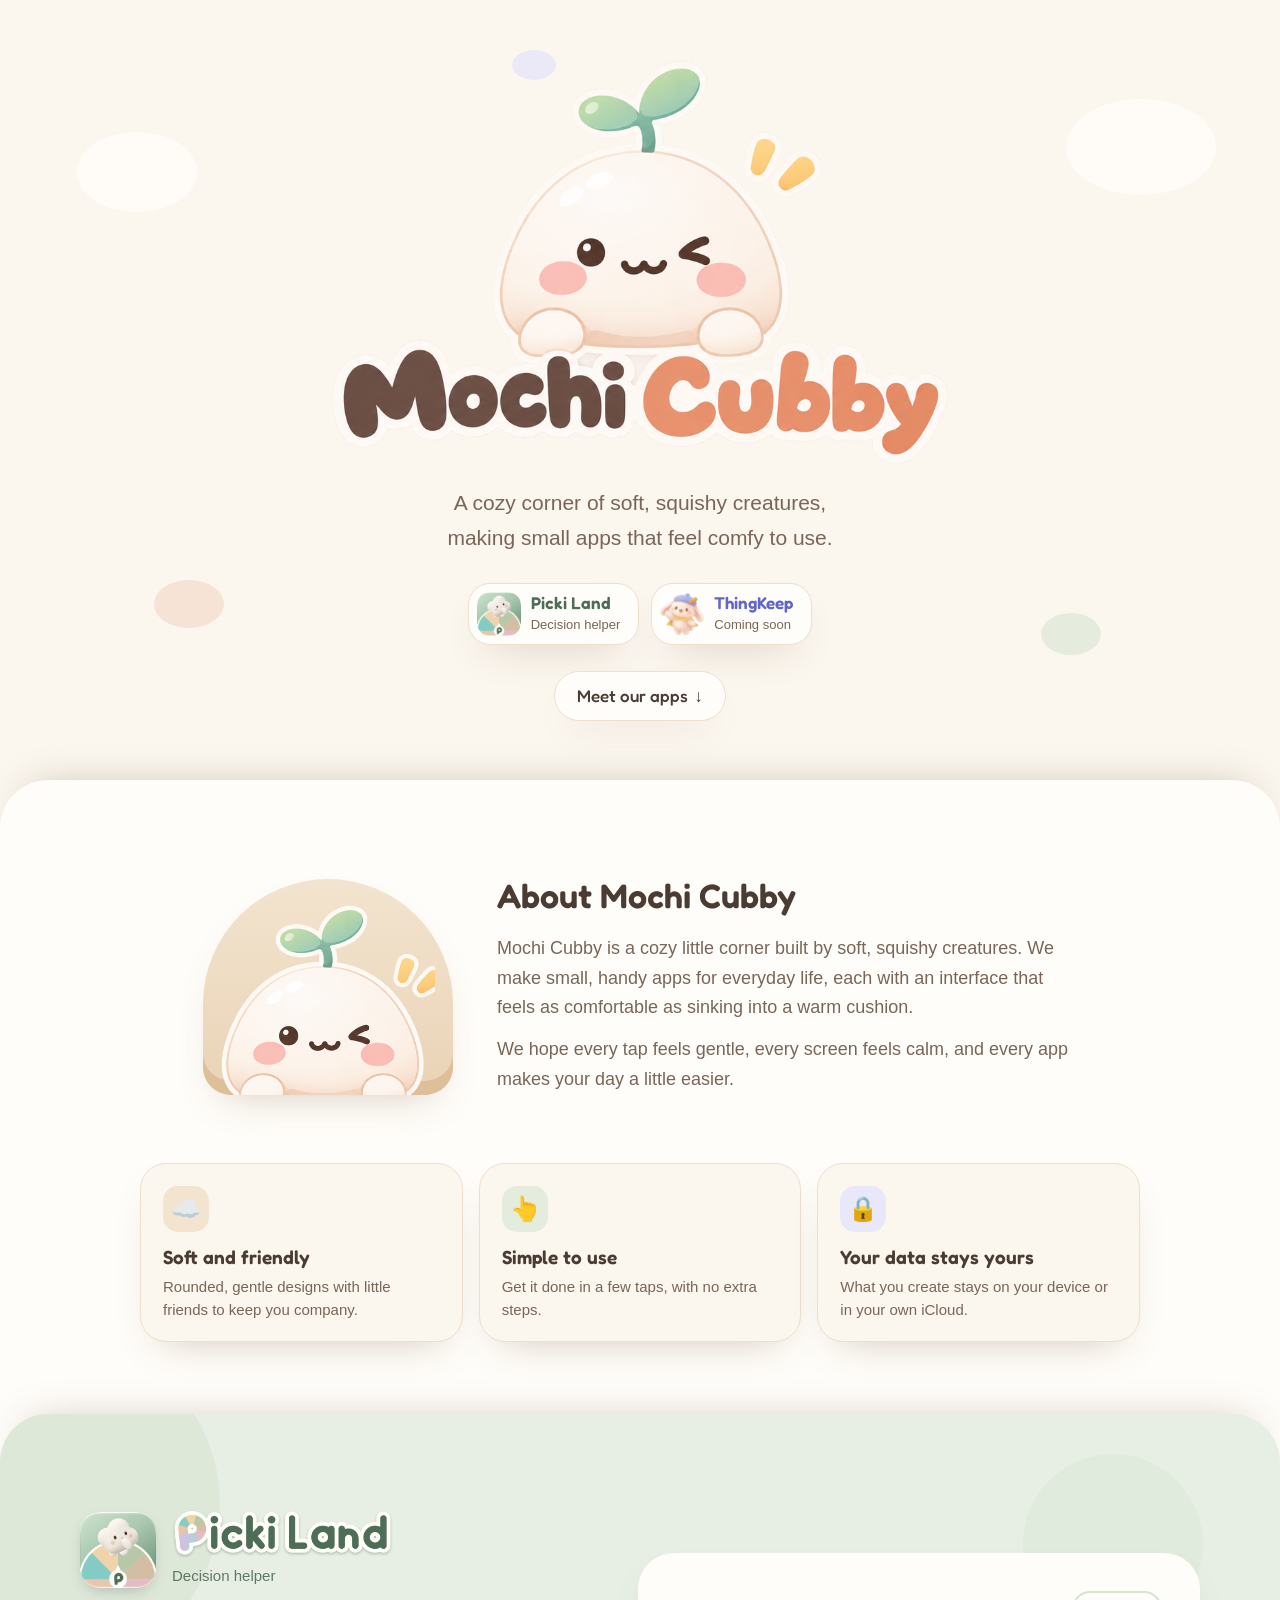
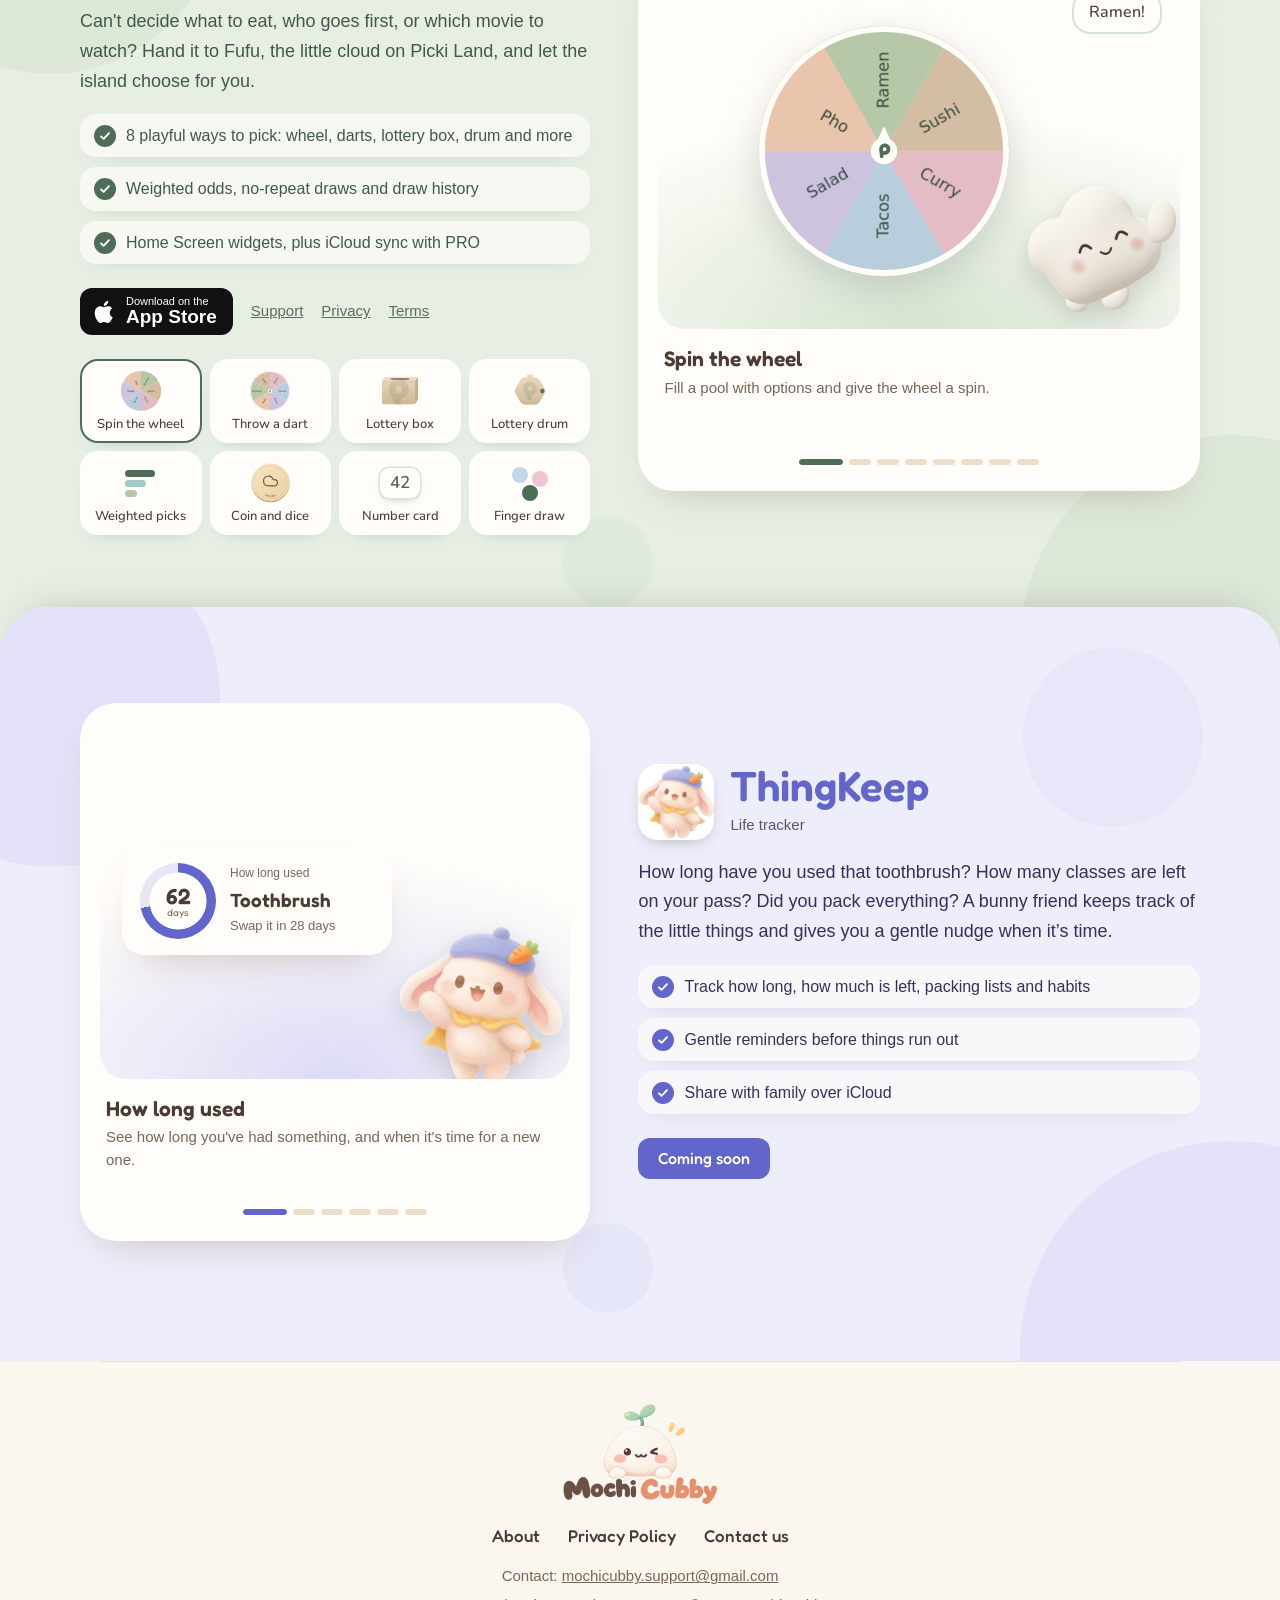
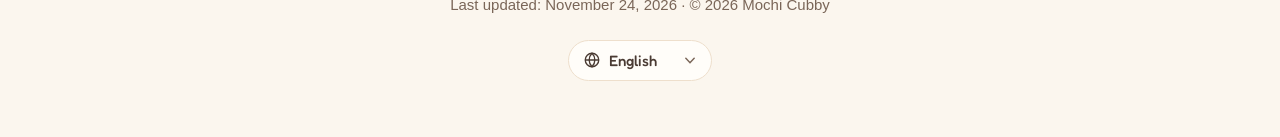
<file: index.html>
<!doctype html>
<html lang="en">
<head>
<meta charset="utf-8">
<meta name="viewport" content="width=device-width,initial-scale=1">
<title>Mochi Cubby</title>
<meta name="description" content="Mochi Cubby is a cozy corner of soft, squishy creatures making small, comfortable apps for everyday life.">
<link rel="icon" type="image/png" href="/assets/brand/favicon.png">
<link rel="apple-touch-icon" href="/assets/brand/apple-touch-icon.png">
<meta property="og:title" content="Mochi Cubby">
<meta property="og:description" content="Small, comfortable apps from a cozy corner of soft, squishy creatures.">
<meta property="og:image" content="https://mochicubby.github.io/assets/brand/og.png">
<link rel="preconnect" href="https://fonts.googleapis.com">
<link rel="preconnect" href="https://fonts.gstatic.com" crossorigin>
<link href="https://fonts.googleapis.com/css2?family=Fredoka:wght@400;500;600&family=Nunito:wght@500;600;700&display=swap" rel="stylesheet">
<link rel="stylesheet" href="/assets/home.css">
<script>document.documentElement.classList.add('js')</script>
</head>
<body id="top">

<!-- ========== Hero ========== -->
<header class="hero">
  <div class="puffs" aria-hidden="true"><span></span><span></span><span></span><span></span><span></span></div>
  <h1 class="hero-logo reveal"><img src="/assets/brand/logo.png" alt="Mochi Cubby" width="900" height="591"></h1>
  <p class="tagline reveal" style="--d:.15s" data-i18n-html="hero.tagline">A cozy corner of soft, squishy creatures,<br>making small apps that feel comfy to use.</p>
  <nav class="hero-apps reveal" style="--d:.3s" aria-label="Apps">
    <a class="hero-app is-picki" href="#picki-land"><img src="/assets/apps/picki-land/icon.png" alt="" width="44" height="44"><span><b data-i18n="name.picki">Picki Land</b><small data-i18n="picki.tag">Decision helper</small></span></a>
    <a class="hero-app is-thing" href="#thingkeep"><img src="/assets/apps/thing-keep/bunny-wave.png" alt="" width="44" height="44"><span><b data-i18n="name.thing">ThingKeep</b><small data-i18n="thing.soon">Coming soon</small></span></a>
  </nav>
  <a class="scroll-cue reveal" style="--d:.45s" href="#picki-land" data-i18n="hero.cta">Meet our apps</a>
</header>

<main>

<!-- ========== About ========== -->
<section id="about" class="about">
  <div class="about-top">
    <div class="cubby reveal"><img src="/assets/brand/mascot.png" alt="" width="200" height="177"></div>
    <div class="about-copy">
      <h2 class="reveal" data-i18n="about.title">About Mochi Cubby</h2>
      <p class="reveal" style="--d:.1s" data-i18n="about.p1">Mochi Cubby is a cozy little corner built by soft, squishy creatures. We make small, handy apps for everyday life, each with an interface that feels as comfortable as sinking into a warm cushion.</p>
      <p class="reveal" style="--d:.2s" data-i18n="about.p2">We hope every tap feels gentle, every screen feels calm, and every app makes your day a little easier.</p>
    </div>
  </div>
  <ul class="values">
    <li class="reveal"><span class="v-ic">☁️</span><b data-i18n="v1.t">Soft and friendly</b><span data-i18n="v1.d">Rounded, gentle designs with little friends to keep you company.</span></li>
    <li class="reveal" style="--d:.1s"><span class="v-ic">👆</span><b data-i18n="v2.t">Simple to use</b><span data-i18n="v2.d">Get it done in a few taps, with no extra steps.</span></li>
    <li class="reveal" style="--d:.2s"><span class="v-ic">🔒</span><b data-i18n="v3.t">Your data stays yours</b><span data-i18n="v3.d">What you create stays on your device or in your own iCloud.</span></li>
  </ul>
</section>

<!-- ========== Picki Land ========== -->
<section id="picki-land" class="app app-picki">
  <div class="deco" aria-hidden="true"><i></i><i></i><i></i><i></i></div>
  <div class="app-inner">
    <div class="app-copy">
      <div class="app-head reveal">
        <img class="app-icon" src="/assets/apps/picki-land/icon.png" alt="Picki Land app icon" width="72" height="72">
        <div>
          <h2><img class="app-wordmark" src="/assets/apps/picki-land/wordmark.png" alt="Picki Land" width="405" height="88"></h2>
          <p class="app-sub"><span class="alt-name" data-alt="picki"></span><span data-i18n="picki.tag">Decision helper</span></p>
        </div>
      </div>
      <p class="app-lede reveal" data-i18n="picki.lede" style="--d:.1s">Can't decide what to eat, who goes first, or which movie to watch? Hand it to Fufu, the little cloud on Picki Land, and let the island choose for you.</p>
      <ul class="feats reveal" style="--d:.15s"><li><svg viewBox="0 0 20 20" aria-hidden="true"><path d="M5 10.5l3.2 3L15 6.5" fill="none" stroke="currentColor" stroke-width="2.4" stroke-linecap="round" stroke-linejoin="round"/></svg><span data-i18n="picki.f1">8 playful ways to pick: wheel, darts, lottery box, drum and more</span></li><li><svg viewBox="0 0 20 20" aria-hidden="true"><path d="M5 10.5l3.2 3L15 6.5" fill="none" stroke="currentColor" stroke-width="2.4" stroke-linecap="round" stroke-linejoin="round"/></svg><span data-i18n="picki.f2">Weighted odds, no-repeat draws and draw history</span></li><li><svg viewBox="0 0 20 20" aria-hidden="true"><path d="M5 10.5l3.2 3L15 6.5" fill="none" stroke="currentColor" stroke-width="2.4" stroke-linecap="round" stroke-linejoin="round"/></svg><span data-i18n="picki.f3">Home Screen widgets, plus iCloud sync with PRO</span></li></ul>
      <div class="app-actions reveal" style="--d:.2s">
        <a class="store-btn" href="https://apps.apple.com/app/id6828918236" target="_blank" rel="noopener">
          <svg viewBox="0 0 24 24" aria-hidden="true"><path fill="currentColor" d="M16.4 12.6c0-2.6 2.1-3.8 2.2-3.9-1.2-1.8-3.1-2-3.7-2-1.6-.2-3.1.9-3.9.9-.8 0-2-.9-3.4-.9-1.7 0-3.3 1-4.2 2.6-1.8 3.1-.5 7.7 1.3 10.2.9 1.2 1.9 2.6 3.2 2.6 1.3-.1 1.8-.8 3.3-.8 1.6 0 2 .8 3.4.8 1.4 0 2.3-1.3 3.1-2.5 1-1.4 1.4-2.8 1.4-2.9 0 0-2.7-1-2.7-4.1zM13.9 4.9c.7-.9 1.2-2 1.1-3.2-1 0-2.3.7-3 1.6-.7.8-1.2 2-1.1 3.1 1.1.1 2.3-.6 3-1.5z"/></svg>
          <span><small data-i18n="store.small">Download on the</small>App Store</span>
        </a>
        <a class="text-link" href="/picki-land/support" data-i18n="link.support">Support</a>
        <a class="text-link" href="/picki-land/privacy" data-i18n="link.privacy">Privacy</a>
        <a class="text-link" href="/picki-land/terms" data-i18n="link.terms">Terms</a>
      </div>
      <div class="modes reveal" style="--d:.25s"><button type="button" data-go="0"><img src="/assets/apps/picki-land/art/wheel-face.svg" alt=""><span data-i18n="p1.t">Spin the wheel</span></button><button type="button" data-go="1"><img src="/assets/apps/picki-land/art/dartboard.svg" alt=""><span data-i18n="p2.t">Throw a dart</span></button><button type="button" data-go="2"><img src="/assets/apps/picki-land/art/box.svg" alt=""><span data-i18n="p3.t">Lottery box</span></button><button type="button" data-go="3"><img src="/assets/apps/picki-land/art/drum-front.svg" alt=""><span data-i18n="p4.t">Lottery drum</span></button><button type="button" data-go="4"><i class="m-weights"><b></b><b></b><b></b></i><span data-i18n="p5.t">Weighted picks</span></button><button type="button" data-go="5"><img src="/assets/apps/picki-land/art/coin.svg" alt=""><span data-i18n="p6.t">Coin and dice</span></button><button type="button" data-go="6"><i class="m-number">42</i><span data-i18n="p7.t">Number card</span></button><button type="button" data-go="7"><i class="m-fingers"><b></b><b></b><b></b></i><span data-i18n="p8.t">Finger draw</span></button></div>
    </div>

    <div class="carousel reveal" style="--d:.15s" data-carousel aria-roledescription="carousel" aria-label="Picki Land features">
      <div class="slides">
        <figure class="slide is-active">
          <div class="stage" aria-hidden="true">
            <div class="pl-wheel"><img class="pl-wheel-face" data-l10n-art="/assets/apps/picki-land/art/wheel-face" src="/assets/apps/picki-land/art/wheel-face.svg" alt=""><img class="pl-wheel-hub" src="/assets/apps/picki-land/art/wheel-hub.svg" alt=""></div>
            <img class="pop fufu-r" src="/assets/apps/picki-land/fufu-wave.png" alt="" width="420" height="420">
            <div class="chip pl-result" data-i18n="pl.ramen">Ramen!</div>
          </div>
          <figcaption><strong data-i18n="p1.t">Spin the wheel</strong><span data-i18n="p1.d">Fill a pool with options and give the wheel a spin.</span></figcaption>
        </figure>
        <figure class="slide">
          <div class="stage" aria-hidden="true">
            <div class="pl-board"><img class="pl-board-face" data-l10n-art="/assets/apps/picki-land/art/dartboard" src="/assets/apps/picki-land/art/dartboard.svg" alt="">
              <img class="pl-dart d1" src="/assets/apps/picki-land/art/dart.svg" alt=""><img class="pl-dart d2" src="/assets/apps/picki-land/art/dart.svg" alt=""></div>
            <img class="pop fufu-l" src="/assets/apps/picki-land/fufu-happy.png" alt="" width="300" height="300">
          </div>
          <figcaption><strong data-i18n="p2.t">Throw a dart</strong><span data-i18n="p2.d">Flick a dart at the turning board and see which option it hits.</span></figcaption>
        </figure>
        <figure class="slide">
          <div class="stage" aria-hidden="true">
            <div class="pl-box"><div class="pl-ticket" data-i18n="pl.hotpot">Hot pot</div><img class="pl-box-art" src="/assets/apps/picki-land/art/box.svg" alt=""></div>
            <img class="pop fufu-r small" src="/assets/apps/picki-land/fufu-happy.png" alt="" width="300" height="300">
          </div>
          <figcaption><strong data-i18n="p3.t">Lottery box</strong><span data-i18n="p3.d">Reach in and pull out a ticket. Turn on no-repeat to draw each one once.</span></figcaption>
        </figure>
        <figure class="slide">
          <div class="stage" aria-hidden="true">
            <div class="pl-drum-wrap"><div class="pl-drum"><img class="pl-drum-stand" src="/assets/apps/picki-land/art/drum-stand.svg" alt="" width="350" height="364"><img class="pl-drum-back" src="/assets/apps/picki-land/art/drum-back.svg" alt="" width="300" height="300"><img class="pl-drum-front" src="/assets/apps/picki-land/art/drum-front.svg" alt="" width="300" height="300"><img class="pl-ball" src="/assets/apps/picki-land/art/ball.svg" alt="" width="26" height="30"></div></div>
            <img class="pop fufu-r small" src="/assets/apps/picki-land/fufu-wave.png" alt="" width="420" height="420">
          </div>
          <figcaption><strong data-i18n="p4.t">Lottery drum</strong><span data-i18n="p4.d">Turn the handle and a ball rolls out of the drum.</span></figcaption>
        </figure>
        <figure class="slide">
          <div class="stage" aria-hidden="true">
            <div class="weights">
              <div><span data-i18n="pl.ramen2">Ramen</span><b style="--w:80%"></b><em>×3</em></div>
              <div><span data-i18n="pl.sushi">Sushi</span><b style="--w:50%"></b><em>×2</em></div>
              <div><span data-i18n="pl.salad">Salad</span><b style="--w:22%"></b><em>×1</em></div>
            </div>
            <img class="pop fufu-r small" src="/assets/apps/picki-land/fufu-thinking.png" alt="" width="300" height="300">
          </div>
          <figcaption><strong data-i18n="p5.t">Weighted picks</strong><span data-i18n="p5.d">Give your favourites a bigger chance.</span></figcaption>
        </figure>
        <figure class="slide">
          <div class="stage" aria-hidden="true">
            <div class="pl-quick"><img class="pl-coin" src="/assets/apps/picki-land/art/coin.svg" alt=""><img class="pl-die a" src="/assets/apps/picki-land/art/die-5.svg" alt=""><img class="pl-die b" src="/assets/apps/picki-land/art/die-3.svg" alt=""></div>
          </div>
          <figcaption><strong data-i18n="p6.t">Coin and dice</strong><span data-i18n="p6.d">Toss a coin, or roll up to six dice at once.</span></figcaption>
        </figure>
        <figure class="slide">
          <div class="stage" aria-hidden="true">
            <div class="pl-number"><img src="/assets/apps/picki-land/art/number-card.svg" alt=""><div class="pl-digits"><div class="pl-strip"><span>17</span><span>85</span><span>3</span><span>66</span><span>29</span><span>91</span><span>8</span><span>54</span><span>42</span></div></div></div>
            <img class="pop fufu-l" src="/assets/apps/picki-land/fufu-thinking.png" alt="" width="300" height="300">
            <div class="chip pop c-tr">1 – 100</div>
          </div>
          <figcaption><strong data-i18n="p7.t">Number card</strong><span data-i18n="p7.d">Set a range and roll a random number.</span></figcaption>
        </figure>
        <figure class="slide">
          <div class="stage" aria-hidden="true">
            <div class="fingers"><span></span><span></span><span class="win"></span><span></span></div>
            <div class="chip pop c-br" data-i18n="chip.first">You go first! ✨</div>
          </div>
          <figcaption><strong data-i18n="p8.t">Finger draw</strong><span data-i18n="p8.d">Everyone puts a finger on the screen, and one gets picked.</span></figcaption>
        </figure>
      </div>
      <div class="dots" role="tablist"></div>
    </div>
  </div>
</section>

<!-- ========== ThingKeep ========== -->
<section id="thingkeep" class="app app-thing">
  <div class="deco" aria-hidden="true"><i></i><i></i><i></i><i></i></div>
  <div class="app-inner">
    <div class="app-copy">
      <div class="app-head reveal">
        <img class="app-icon app-icon-bunny" src="/assets/apps/thing-keep/bunny-wave.png" alt="" width="72" height="72">
        <div>
          <h2 class="app-name" data-i18n="name.thing">ThingKeep</h2>
          <p class="app-sub"><span class="alt-name" data-alt="thing"></span><span data-i18n="thing.tag">Life tracker</span></p>
        </div>
      </div>
      <p class="app-lede reveal" data-i18n="thing.lede" style="--d:.1s">How long have you used that toothbrush? How many classes are left on your pass? Did you pack everything? A bunny friend keeps track of the little things and gives you a gentle nudge when it’s time.</p>
      <ul class="feats reveal" style="--d:.15s"><li><svg viewBox="0 0 20 20" aria-hidden="true"><path d="M5 10.5l3.2 3L15 6.5" fill="none" stroke="currentColor" stroke-width="2.4" stroke-linecap="round" stroke-linejoin="round"/></svg><span data-i18n="thing.f1">Track how long, how much is left, packing lists and habits</span></li><li><svg viewBox="0 0 20 20" aria-hidden="true"><path d="M5 10.5l3.2 3L15 6.5" fill="none" stroke="currentColor" stroke-width="2.4" stroke-linecap="round" stroke-linejoin="round"/></svg><span data-i18n="thing.f2">Gentle reminders before things run out</span></li><li><svg viewBox="0 0 20 20" aria-hidden="true"><path d="M5 10.5l3.2 3L15 6.5" fill="none" stroke="currentColor" stroke-width="2.4" stroke-linecap="round" stroke-linejoin="round"/></svg><span data-i18n="thing.f3">Share with family over iCloud</span></li></ul>
      <div class="app-actions reveal" style="--d:.2s">
        <span class="store-btn is-soon" data-i18n="thing.soon">Coming soon</span>
      </div>
    </div>

    <div class="carousel reveal" style="--d:.15s" data-carousel aria-roledescription="carousel" aria-label="ThingKeep features">
      <div class="slides">
        <figure class="slide is-active">
          <div class="stage" aria-hidden="true">
            <div class="tk-card center">
              <div class="ring" style="--p:.72"><span>62<small data-i18n="tk.days">days</small></span></div>
              <div><span class="tk-kicker" data-i18n="tk.used.k">How long used</span><strong data-i18n="tk.used.n">Toothbrush</strong><span class="tk-note" data-i18n="tk.used.note">Swap it in 28 days</span></div>
            </div>
            <img class="pop bunny-r" src="/assets/apps/thing-keep/bunny-wave.png" alt="" width="420" height="400">
          </div>
          <figcaption><strong data-i18n="t1.t">How long used</strong><span data-i18n="t1.d">See how long you've had something, and when it's time for a new one.</span></figcaption>
        </figure>
        <figure class="slide">
          <div class="stage" aria-hidden="true">
            <div class="tk-card center col right">
              <span class="tk-kicker" data-i18n="tk.left.k">How much left</span><strong data-i18n="tk.left.n">Swim class</strong>
              <div class="bar"><i style="--w:40%"></i></div>
              <span class="tk-note" data-i18n="tk.left.note">4 of 10 left</span>
            </div>
            <img class="pop bunny-l" src="/assets/apps/thing-keep/bunny-piggy.png" alt="" width="300" height="285">
          </div>
          <figcaption><strong data-i18n="t2.t">How much left</strong><span data-i18n="t2.d">Class passes, savings and instalments, all counted for you.</span></figcaption>
        </figure>
        <figure class="slide">
          <div class="stage" aria-hidden="true">
            <div class="tk-card center col check">
              <span class="tk-kicker" data-i18n="tk.pack.k">Packed it all?</span>
              <label><i class="on"></i><span data-i18n="tk.pack.1">Passport</span></label><label><i class="on"></i><span data-i18n="tk.pack.2">Charger</span></label><label><i></i><span data-i18n="tk.pack.3">Sunscreen</span></label>
            </div>
            <img class="pop bunny-r" src="/assets/apps/thing-keep/bunny-checklist.png" alt="" width="300" height="236">
          </div>
          <figcaption><strong data-i18n="t3.t">Packed it all?</strong><span data-i18n="t3.d">Reusable checklists for trips, the gym or heading out.</span></figcaption>
        </figure>
        <figure class="slide">
          <div class="stage" aria-hidden="true">
            <div class="tk-card center col mid">
              <span class="tk-kicker" data-i18n="tk.habit.k">Did it?</span><strong data-i18n="tk.habit.n">Workout</strong>
              <div class="week"><i class="on"></i><i></i><i class="on"></i><i></i><i></i><i class="on"></i><i></i></div>
              <span class="tk-note" data-i18n="tk.habit.note">3 days this week</span>
            </div>
          </div>
          <figcaption><strong data-i18n="t4.t">Little habits</strong><span data-i18n="t4.d">Tick off the small things and watch your streak grow.</span></figcaption>
        </figure>
        <figure class="slide">
          <div class="stage" aria-hidden="true">
            <div class="notif pop"><b data-i18n="name.thing">ThingKeep</b><span data-i18n="tk.notif">Time for a new toothbrush 🪥</span></div>
            <img class="pop bunny-l" src="/assets/apps/thing-keep/bunny-calendar.png" alt="" width="300" height="262">
          </div>
          <figcaption><strong data-i18n="t5.t">Gentle reminders</strong><span data-i18n="t5.d">A soft nudge before something runs out or is due.</span></figcaption>
        </figure>
        <figure class="slide">
          <div class="stage" aria-hidden="true">
            <div class="tk-card center col mid">
              <span class="tk-kicker" data-i18n="tk.share.k">Shared with family</span><strong data-i18n="tk.share.n">Pet food</strong>
              <div class="avatars"><span>🐻</span><span>🐰</span><span>🐱</span></div>
              <span class="tk-note" data-i18n="tk.share.note">Synced with iCloud</span>
            </div>
          </div>
          <figcaption><strong data-i18n="t6.t">Share with family</strong><span data-i18n="t6.d">Keep track together, synced over iCloud.</span></figcaption>
        </figure>
      </div>
      <div class="dots" role="tablist"></div>
    </div>
  </div>
</section>

</main>

<footer class="site-footer reveal">
  <a class="footer-logo" href="#top"><img src="/assets/brand/logo.png" alt="Mochi Cubby" width="900" height="591"></a>
  <nav class="footer-links" aria-label="Footer">
    <a href="#about" data-i18n="nav.about">About</a>
    <a href="/privacy/" data-i18n="nav.privacy">Privacy Policy</a>
    <a href="mailto:mochicubby.support@gmail.com" data-i18n="nav.contact">Contact us</a>
  </nav>
  <p class="footer-meta"><span data-i18n="footer.contact">Contact:</span> <a href="mailto:mochicubby.support@gmail.com">mochicubby.support@gmail.com</a></p>
  <p class="footer-meta"><span data-i18n="footer.updated">Last updated:</span> <time datetime="2026-11-24">November 24, 2026</time> · © 2026 Mochi Cubby</p>
  <label class="lang-pick">
    <svg viewBox="0 0 24 24" aria-hidden="true"><circle cx="12" cy="12" r="9" fill="none" stroke="currentColor" stroke-width="1.8"/><path d="M3 12h18M12 3c2.6 2.6 3.8 5.6 3.8 9s-1.2 6.4-3.8 9c-2.6-2.6-3.8-5.6-3.8-9S9.4 5.6 12 3z" fill="none" stroke="currentColor" stroke-width="1.8"/></svg>
    <span class="sr-only" data-i18n="footer.lang">Language</span>
    <select id="lang-select"></select>
  </label>
</footer>

<script src="/assets/i18n.js" defer></script>
<script src="/assets/home.js" defer></script>
</body>
</html>
</file>
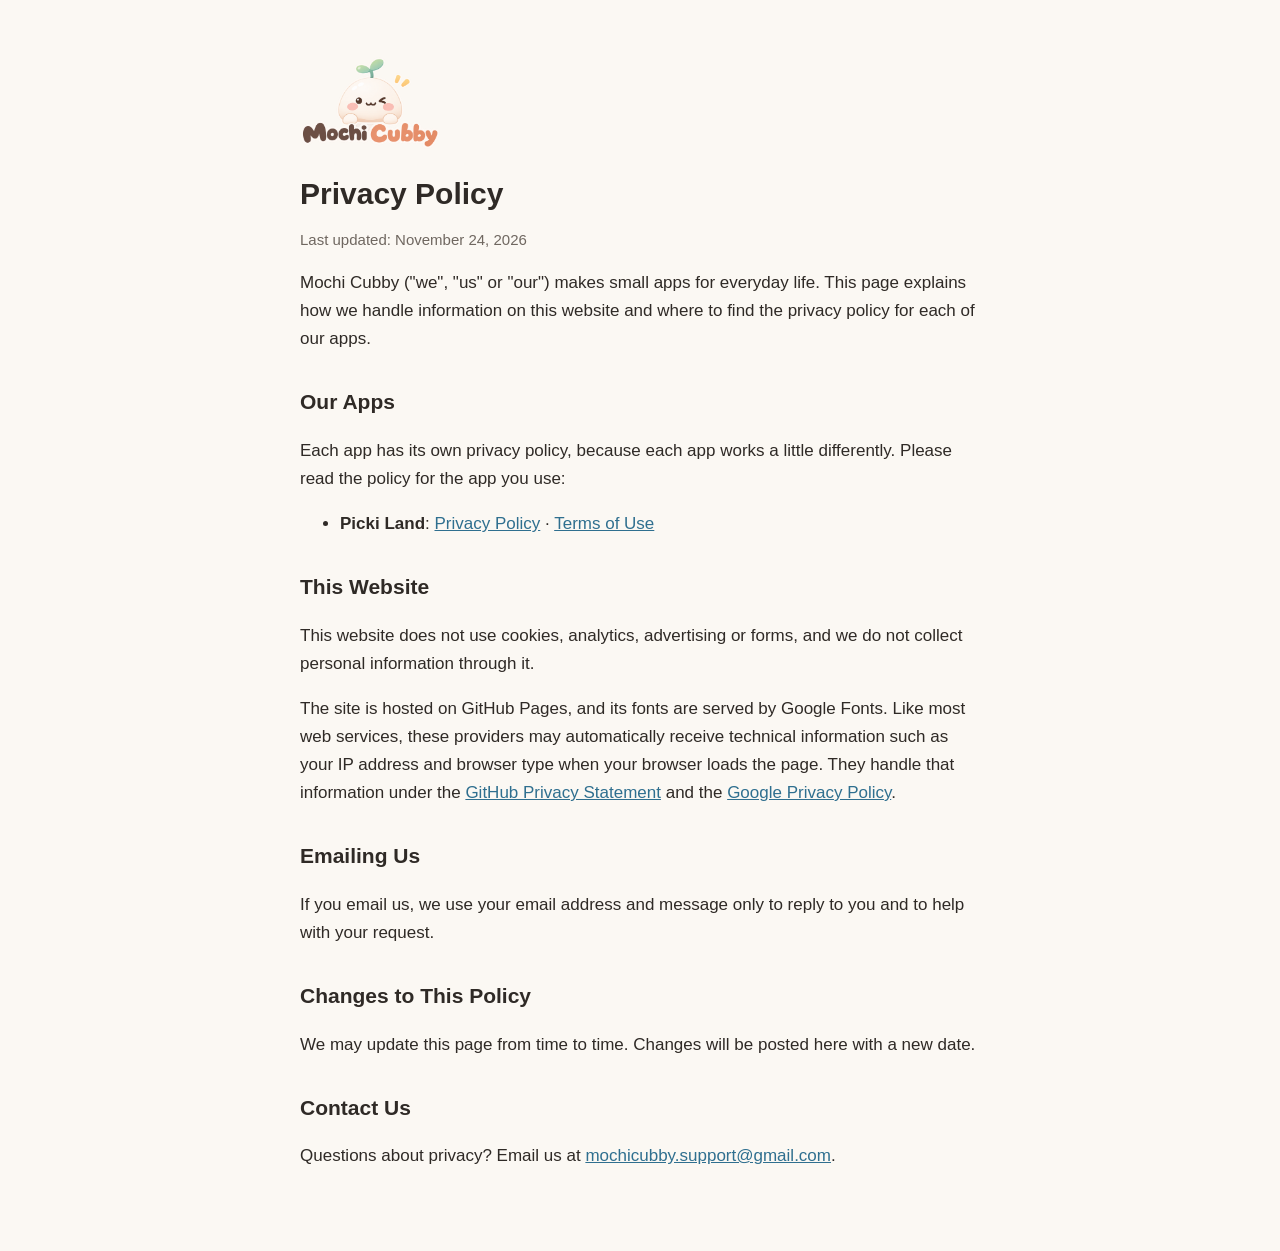
<file: privacy/index.html>
<!doctype html>
<html lang="en"><head><meta charset="utf-8"><meta name="viewport" content="width=device-width,initial-scale=1">
<title>Mochi Cubby Privacy</title><link rel="icon" type="image/png" href="/assets/brand/favicon.png"><link rel="stylesheet" href="/style.css"></head>
<body><main>
<p><a href="/"><img src="/assets/brand/logo.png" alt="Mochi Cubby home" width="140" height="92"></a></p>
<h1>Privacy Policy</h1>
<p class="muted">Last updated: November 24, 2026</p>
<p>Mochi Cubby ("we", "us" or "our") makes small apps for everyday life. This page explains how we handle information on this website and where to find the privacy policy for each of our apps.</p>

<h2>Our Apps</h2>
<p>Each app has its own privacy policy, because each app works a little differently. Please read the policy for the app you use:</p>
<ul>
<li><strong>Picki Land</strong>: <a href="/picki-land/privacy">Privacy Policy</a> · <a href="/picki-land/terms">Terms of Use</a></li>
</ul>

<h2>This Website</h2>
<p>This website does not use cookies, analytics, advertising or forms, and we do not collect personal information through it.</p>
<p>The site is hosted on GitHub Pages, and its fonts are served by Google Fonts. Like most web services, these providers may automatically receive technical information such as your IP address and browser type when your browser loads the page. They handle that information under the <a href="https://docs.github.com/en/site-policy/privacy-policies/github-general-privacy-statement">GitHub Privacy Statement</a> and the <a href="https://policies.google.com/privacy">Google Privacy Policy</a>.</p>

<h2>Emailing Us</h2>
<p>If you email us, we use your email address and message only to reply to you and to help with your request.</p>

<h2>Changes to This Policy</h2>
<p>We may update this page from time to time. Changes will be posted here with a new date.</p>

<h2>Contact Us</h2>
<p>Questions about privacy? Email us at <a href="mailto:mochicubby.support@gmail.com">mochicubby.support@gmail.com</a>.</p>
</main></body></html>
</file>
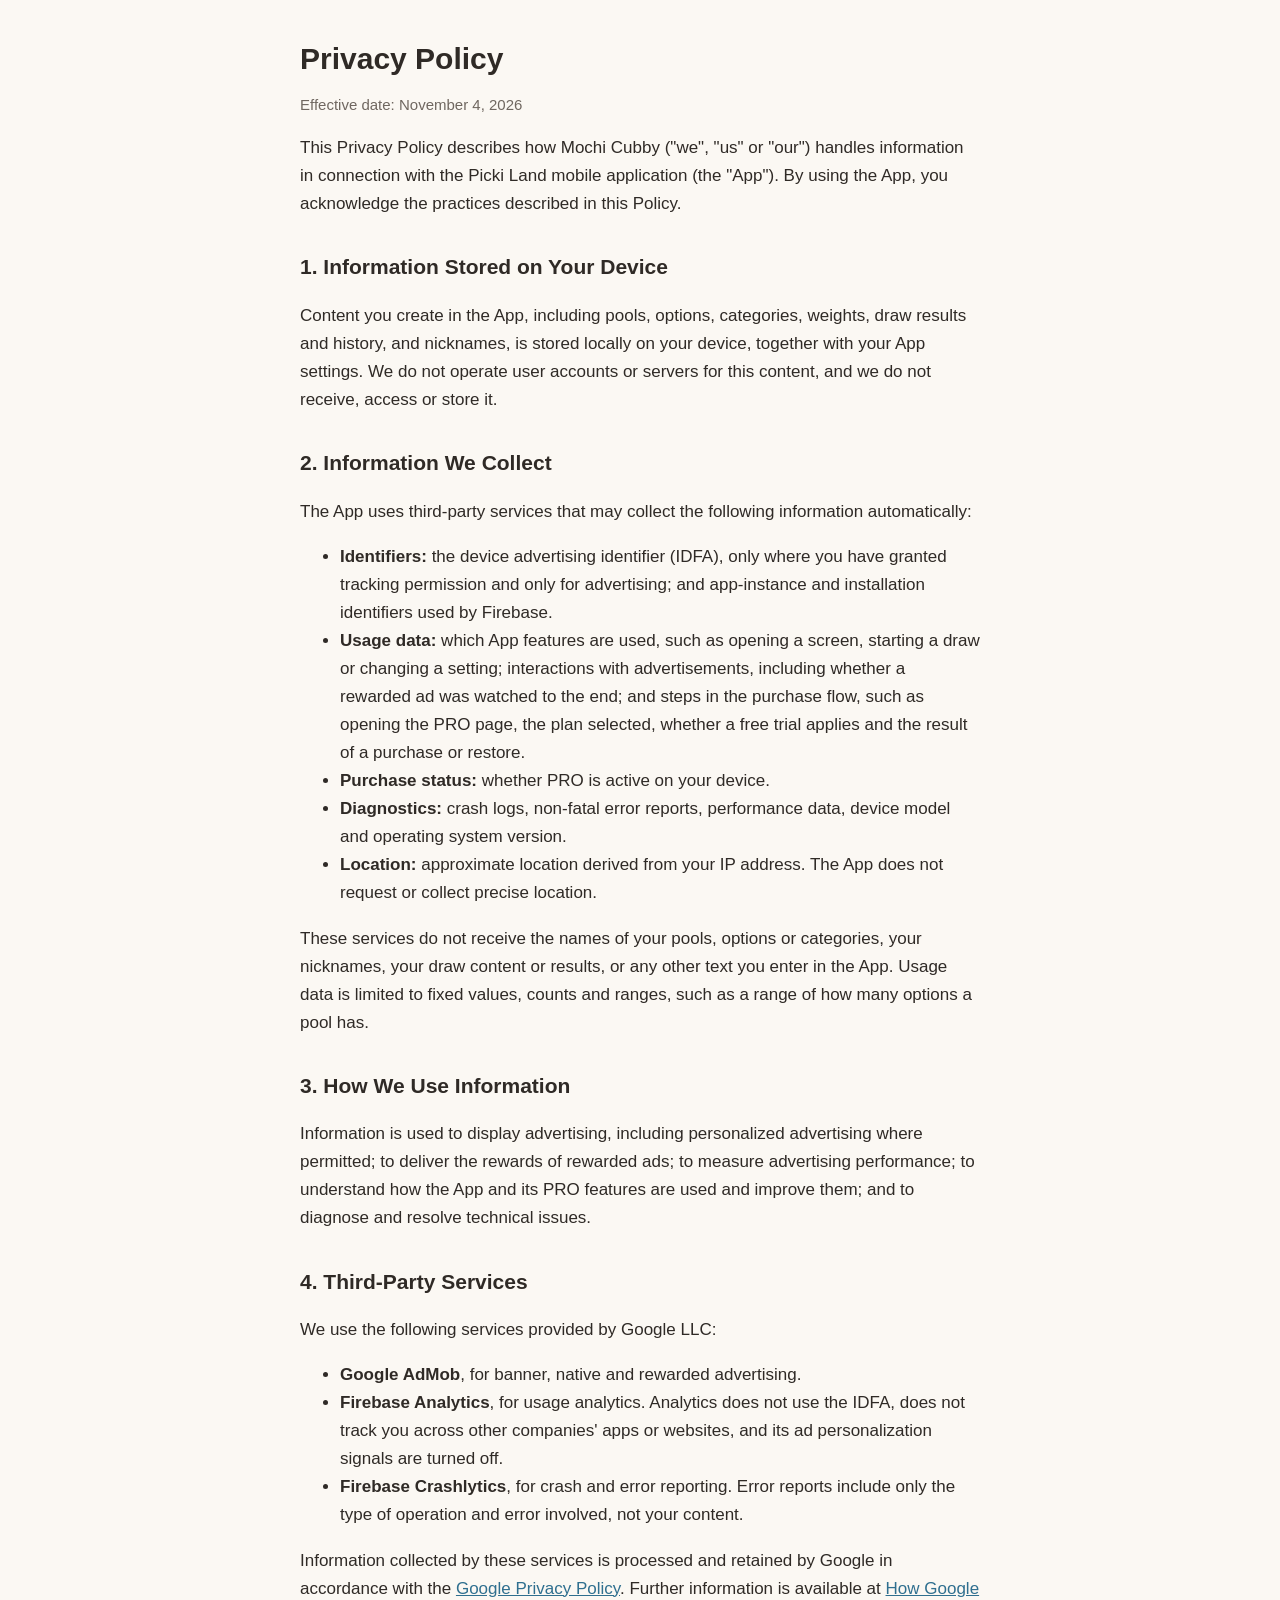
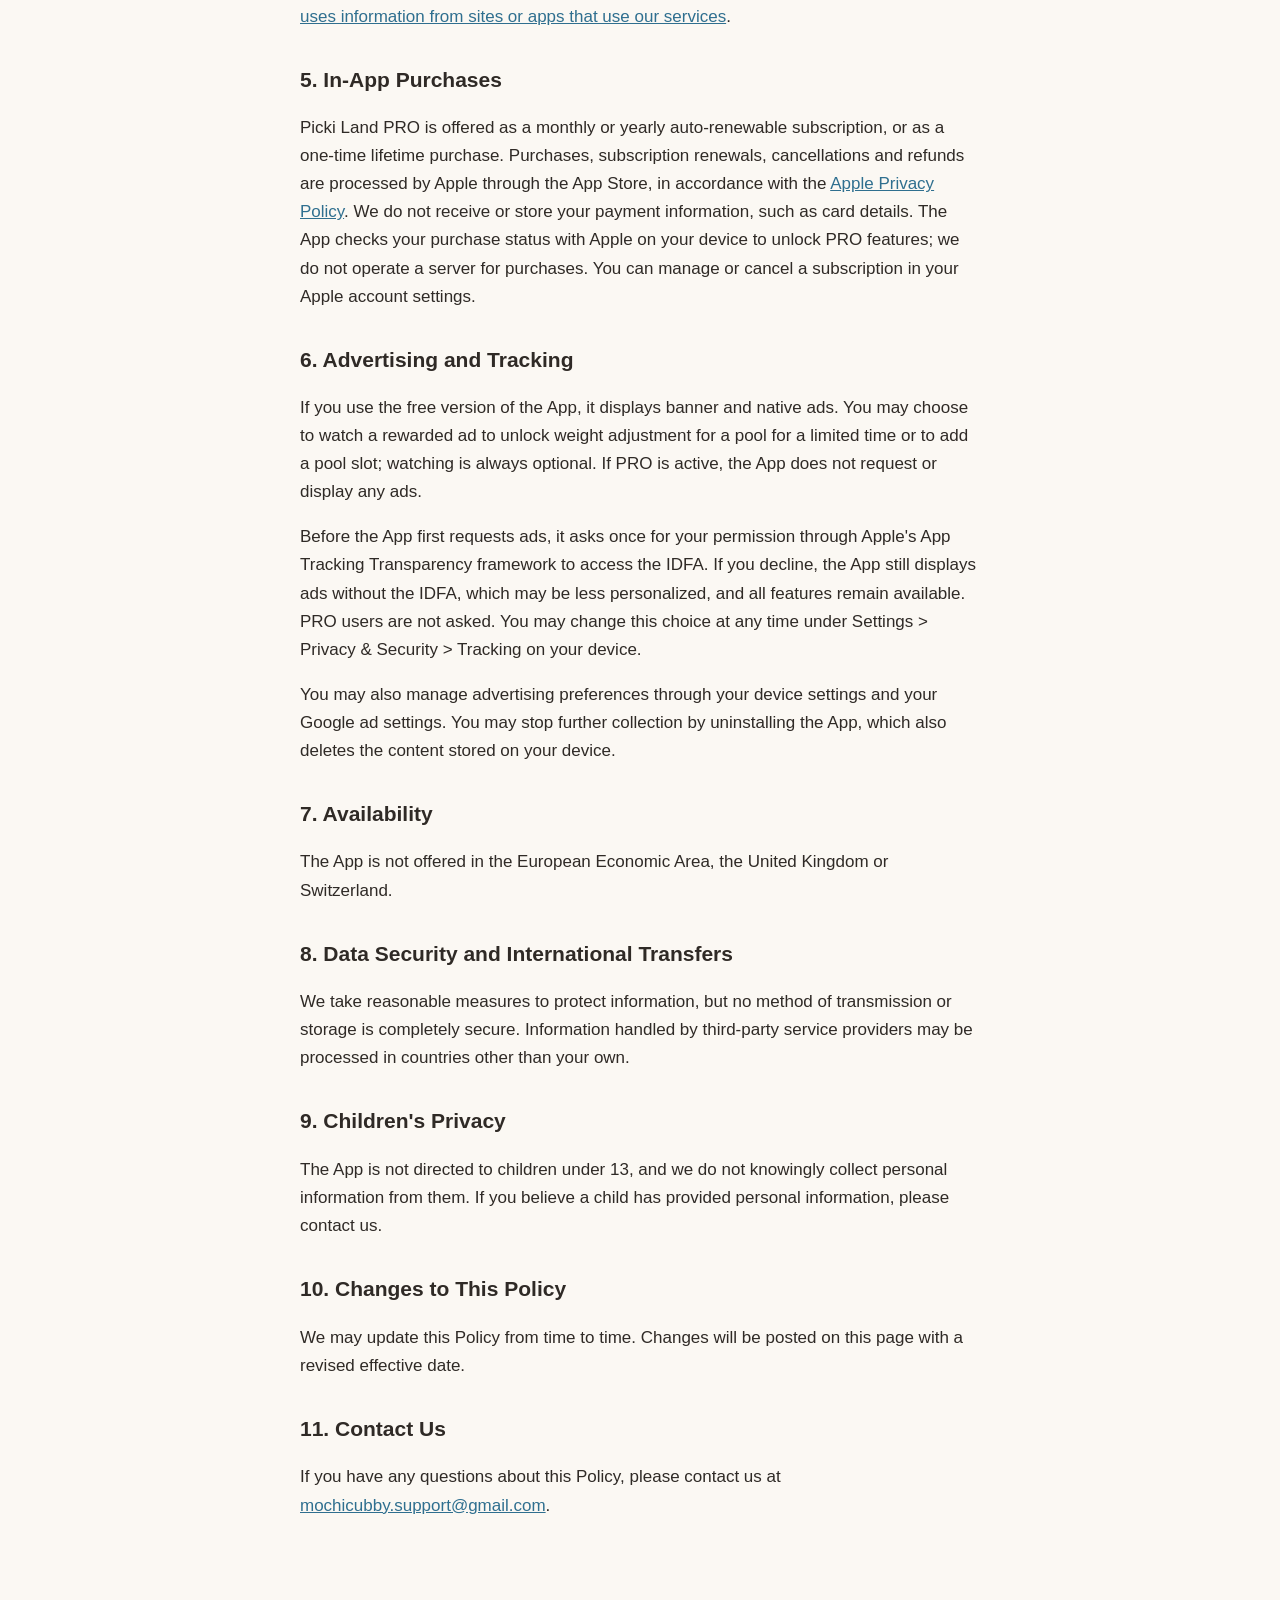
<file: picki-land/privacy.html>
<!doctype html>
<html lang="en"><head><meta charset="utf-8"><meta name="viewport" content="width=device-width,initial-scale=1">
<title>Picki Land Privacy</title><link rel="stylesheet" href="/style.css"></head>
<body><main>
<h1>Privacy Policy</h1>
<p class="muted">Effective date: November 4, 2026</p>
<p>This Privacy Policy describes how Mochi Cubby ("we", "us" or "our") handles information in connection with the Picki Land mobile application (the "App"). By using the App, you acknowledge the practices described in this Policy.</p>

<h2>1. Information Stored on Your Device</h2>
<p>Content you create in the App, including pools, options, categories, weights, draw results and history, and nicknames, is stored locally on your device, together with your App settings. We do not operate user accounts or servers for this content, and we do not receive, access or store it.</p>

<h2>2. Information We Collect</h2>
<p>The App uses third-party services that may collect the following information automatically:</p>
<ul>
<li><strong>Identifiers:</strong> the device advertising identifier (IDFA), only where you have granted tracking permission and only for advertising; and app-instance and installation identifiers used by Firebase.</li>
<li><strong>Usage data:</strong> which App features are used, such as opening a screen, starting a draw or changing a setting; interactions with advertisements, including whether a rewarded ad was watched to the end; and steps in the purchase flow, such as opening the PRO page, the plan selected, whether a free trial applies and the result of a purchase or restore.</li>
<li><strong>Purchase status:</strong> whether PRO is active on your device.</li>
<li><strong>Diagnostics:</strong> crash logs, non-fatal error reports, performance data, device model and operating system version.</li>
<li><strong>Location:</strong> approximate location derived from your IP address. The App does not request or collect precise location.</li>
</ul>
<p>These services do not receive the names of your pools, options or categories, your nicknames, your draw content or results, or any other text you enter in the App. Usage data is limited to fixed values, counts and ranges, such as a range of how many options a pool has.</p>

<h2>3. How We Use Information</h2>
<p>Information is used to display advertising, including personalized advertising where permitted; to deliver the rewards of rewarded ads; to measure advertising performance; to understand how the App and its PRO features are used and improve them; and to diagnose and resolve technical issues.</p>

<h2>4. Third-Party Services</h2>
<p>We use the following services provided by Google LLC:</p>
<ul>
<li><strong>Google AdMob</strong>, for banner, native and rewarded advertising.</li>
<li><strong>Firebase Analytics</strong>, for usage analytics. Analytics does not use the IDFA, does not track you across other companies' apps or websites, and its ad personalization signals are turned off.</li>
<li><strong>Firebase Crashlytics</strong>, for crash and error reporting. Error reports include only the type of operation and error involved, not your content.</li>
</ul>
<p>Information collected by these services is processed and retained by Google in accordance with the <a href="https://policies.google.com/privacy">Google Privacy Policy</a>. Further information is available at <a href="https://policies.google.com/technologies/partner-sites">How Google uses information from sites or apps that use our services</a>.</p>

<h2>5. In-App Purchases</h2>
<p>Picki Land PRO is offered as a monthly or yearly auto-renewable subscription, or as a one-time lifetime purchase. Purchases, subscription renewals, cancellations and refunds are processed by Apple through the App Store, in accordance with the <a href="https://www.apple.com/legal/privacy/">Apple Privacy Policy</a>. We do not receive or store your payment information, such as card details. The App checks your purchase status with Apple on your device to unlock PRO features; we do not operate a server for purchases. You can manage or cancel a subscription in your Apple account settings.</p>

<h2>6. Advertising and Tracking</h2>
<p>If you use the free version of the App, it displays banner and native ads. You may choose to watch a rewarded ad to unlock weight adjustment for a pool for a limited time or to add a pool slot; watching is always optional. If PRO is active, the App does not request or display any ads.</p>
<p>Before the App first requests ads, it asks once for your permission through Apple's App Tracking Transparency framework to access the IDFA. If you decline, the App still displays ads without the IDFA, which may be less personalized, and all features remain available. PRO users are not asked. You may change this choice at any time under Settings &gt; Privacy &amp; Security &gt; Tracking on your device.</p>
<p>You may also manage advertising preferences through your device settings and your Google ad settings. You may stop further collection by uninstalling the App, which also deletes the content stored on your device.</p>

<h2>7. Availability</h2>
<p>The App is not offered in the European Economic Area, the United Kingdom or Switzerland.</p>

<h2>8. Data Security and International Transfers</h2>
<p>We take reasonable measures to protect information, but no method of transmission or storage is completely secure. Information handled by third-party service providers may be processed in countries other than your own.</p>

<h2>9. Children's Privacy</h2>
<p>The App is not directed to children under 13, and we do not knowingly collect personal information from them. If you believe a child has provided personal information, please contact us.</p>

<h2>10. Changes to This Policy</h2>
<p>We may update this Policy from time to time. Changes will be posted on this page with a revised effective date.</p>

<h2>11. Contact Us</h2>
<p>If you have any questions about this Policy, please contact us at <a href="mailto:mochicubby.support@gmail.com">mochicubby.support@gmail.com</a>.</p>
</main></body></html>
</file>
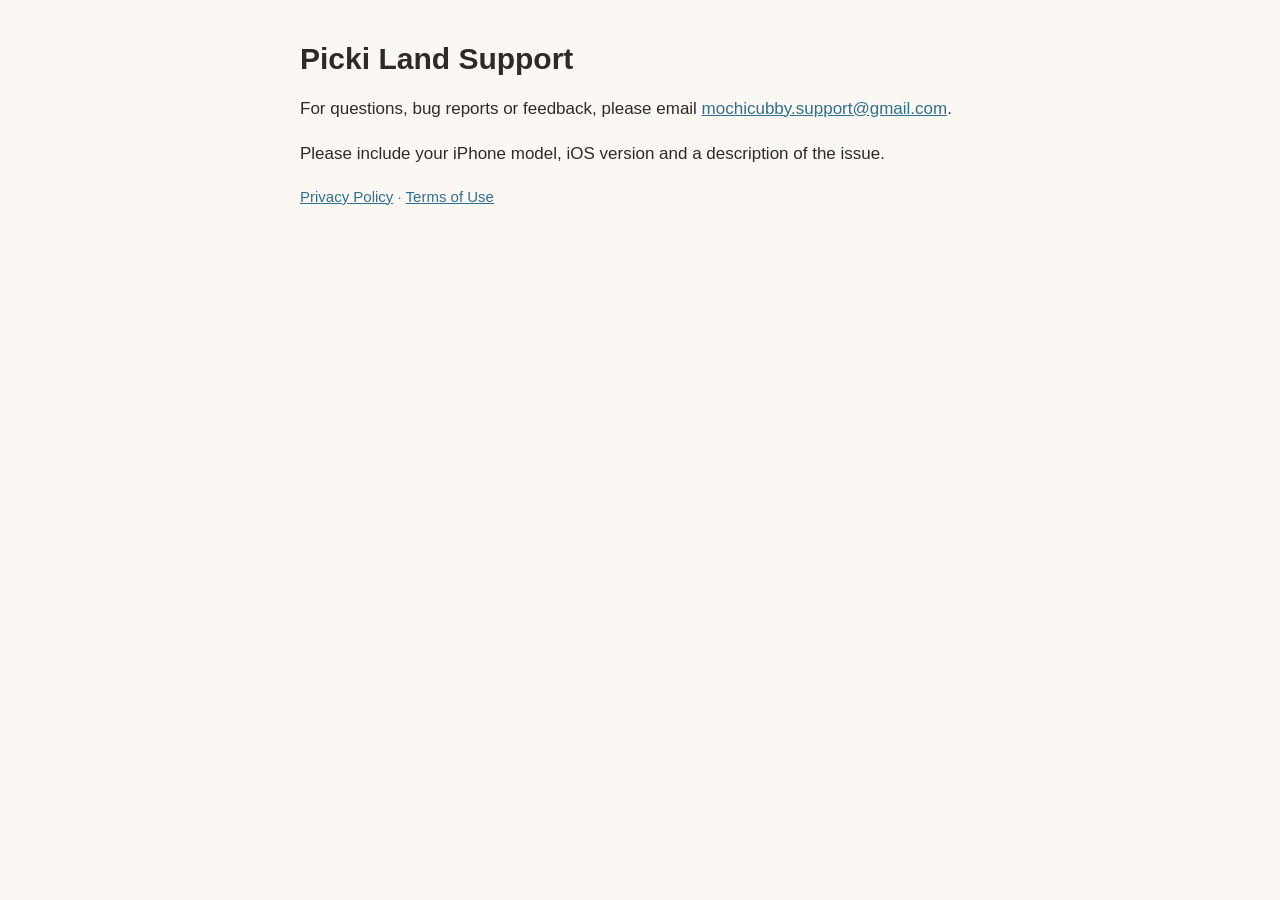
<file: picki-land/support.html>
<!doctype html>
<html lang="en"><head><meta charset="utf-8"><meta name="viewport" content="width=device-width,initial-scale=1">
<title>Picki Land Support</title><link rel="stylesheet" href="/style.css"></head>
<body><main>
<h1>Picki Land Support</h1>
<p>For questions, bug reports or feedback, please email <a href="mailto:mochicubby.support@gmail.com">mochicubby.support@gmail.com</a>.</p>
<p>Please include your iPhone model, iOS version and a description of the issue.</p>
<p class="muted"><a href="/picki-land/privacy">Privacy Policy</a> · <a href="/picki-land/terms">Terms of Use</a></p>
</main></body></html>
</file>
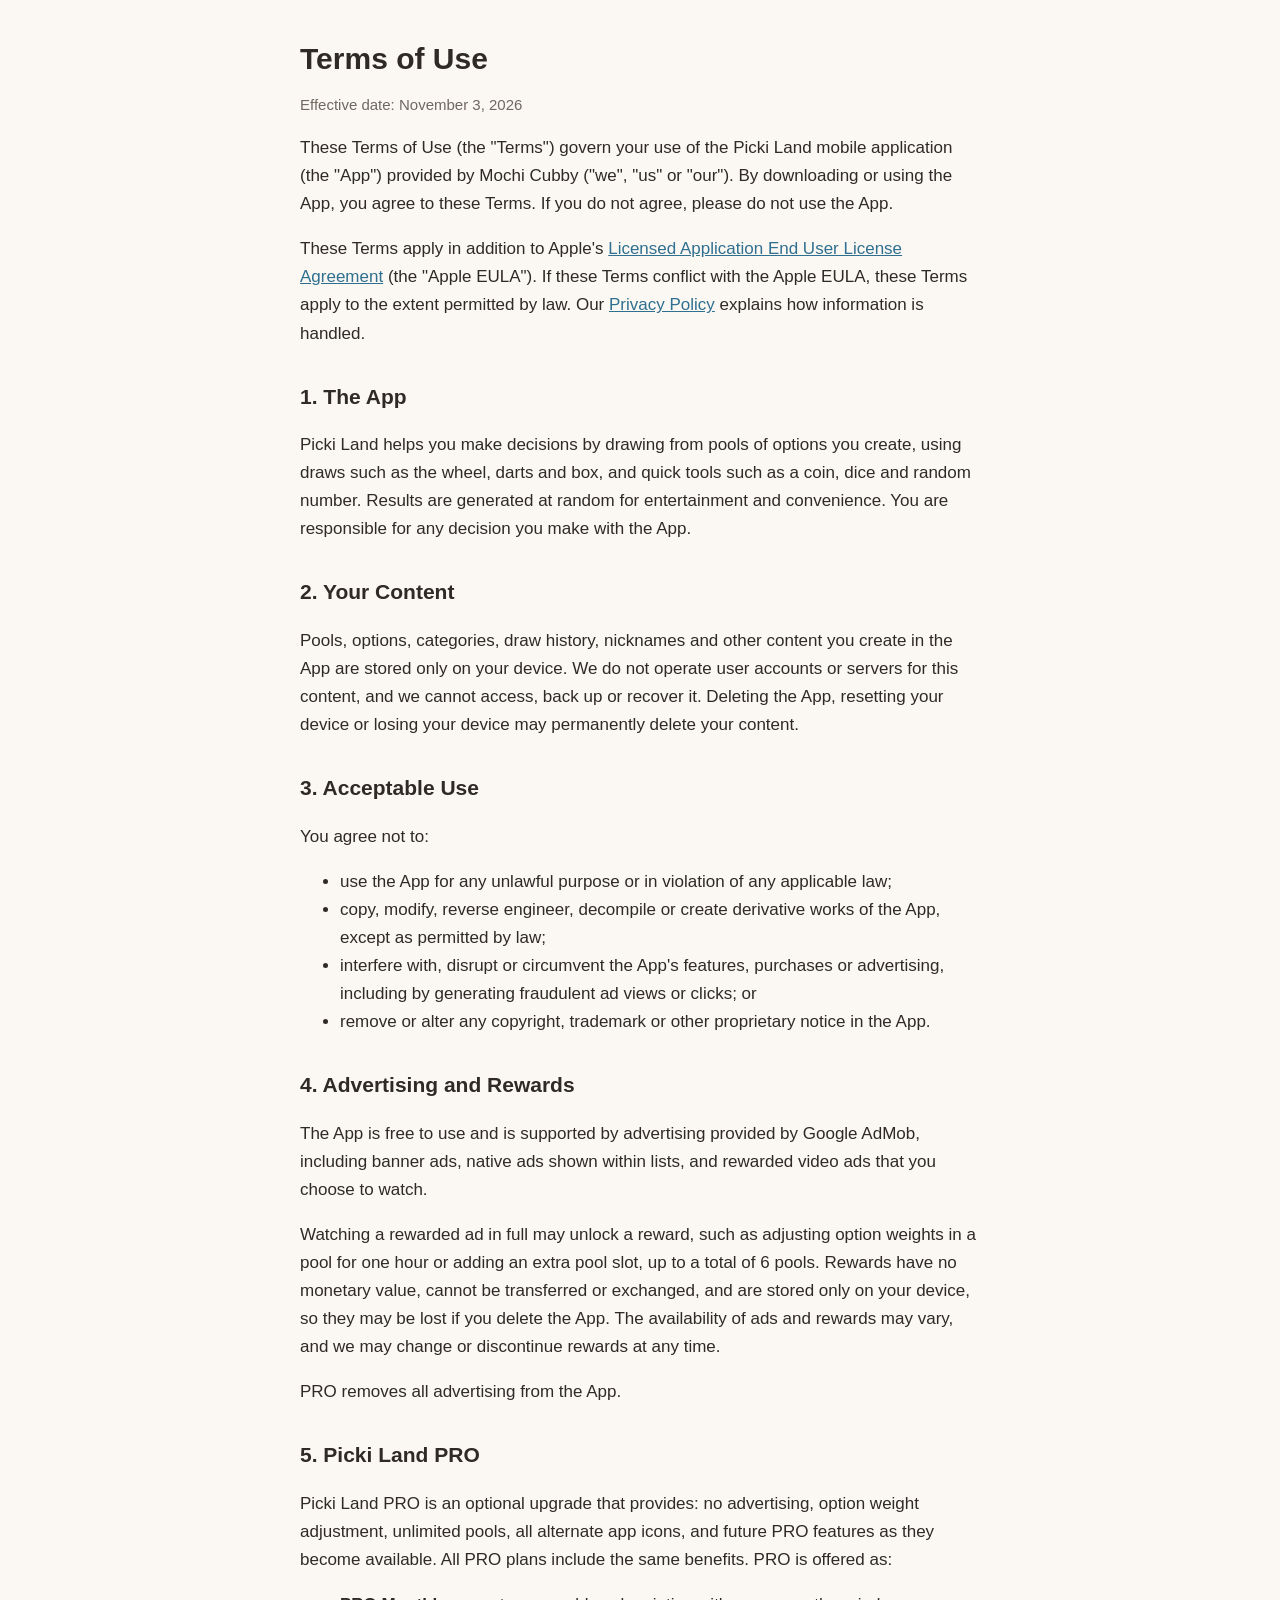
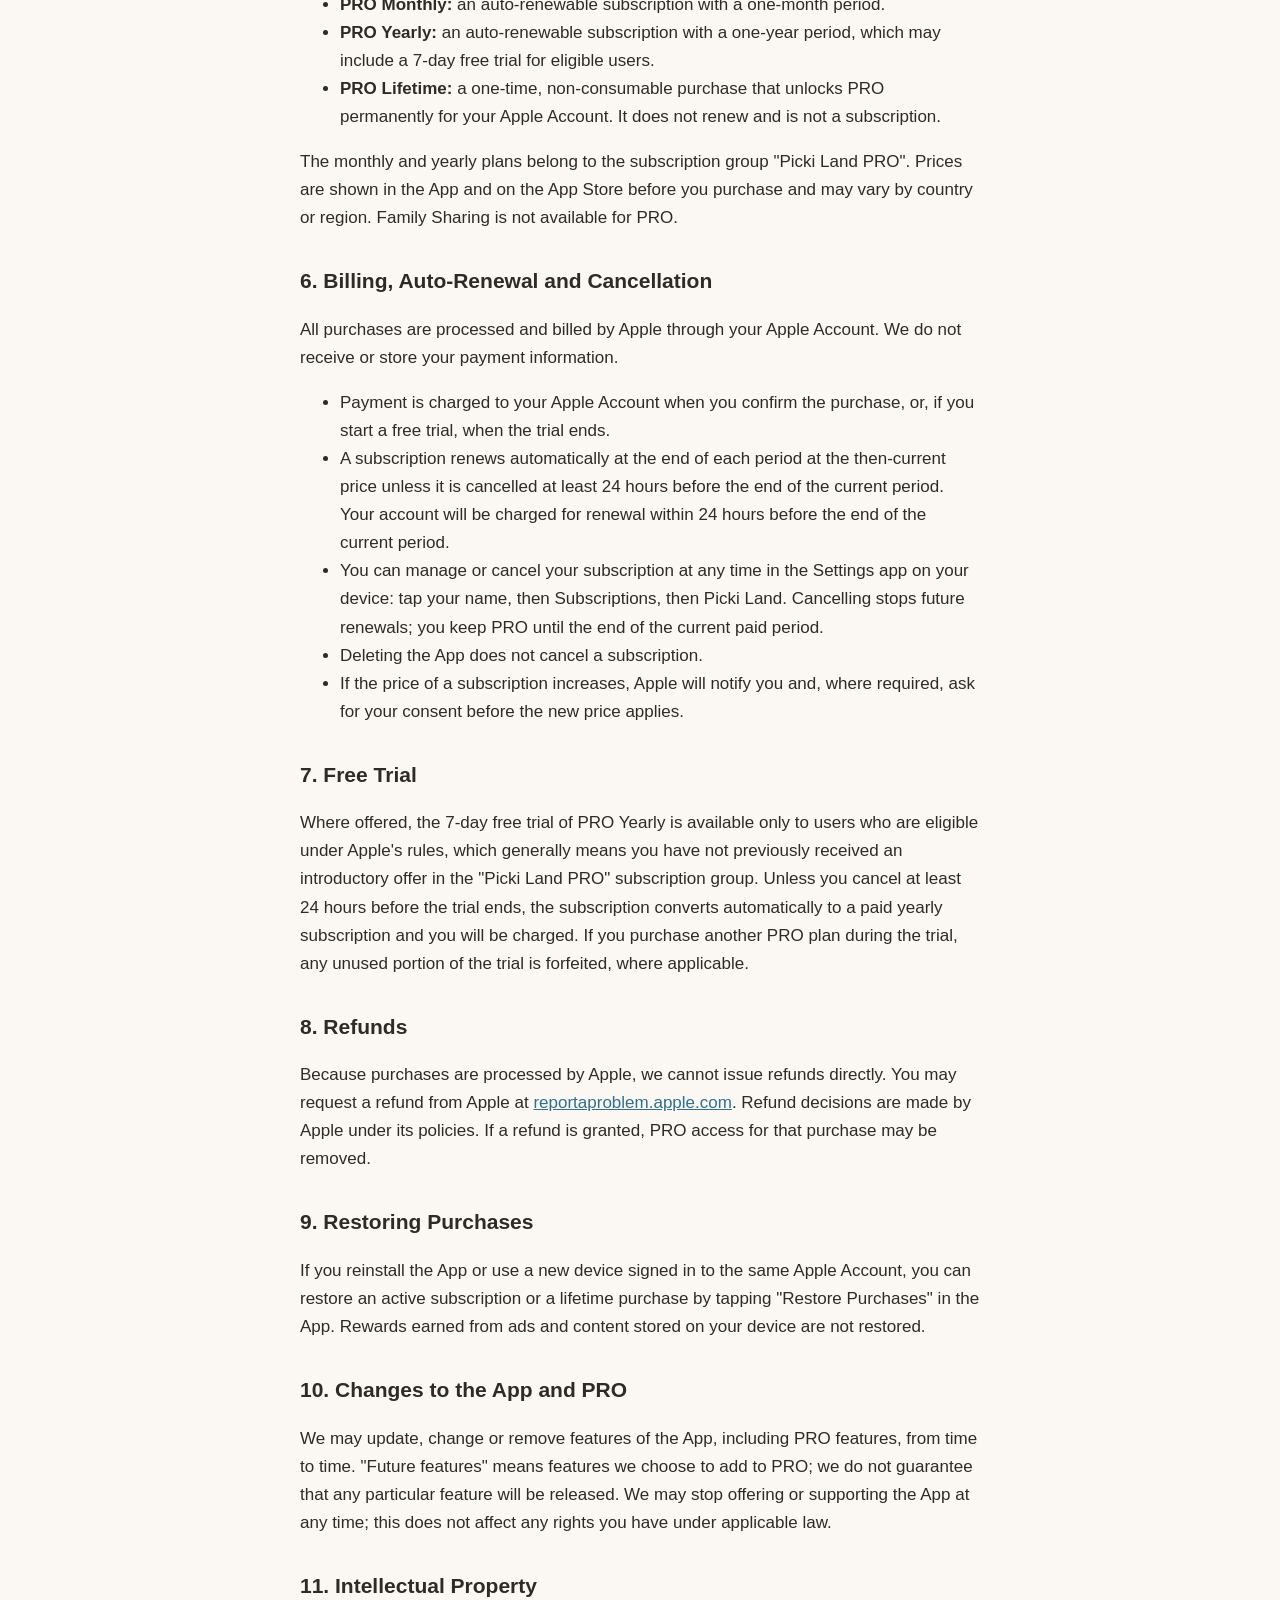
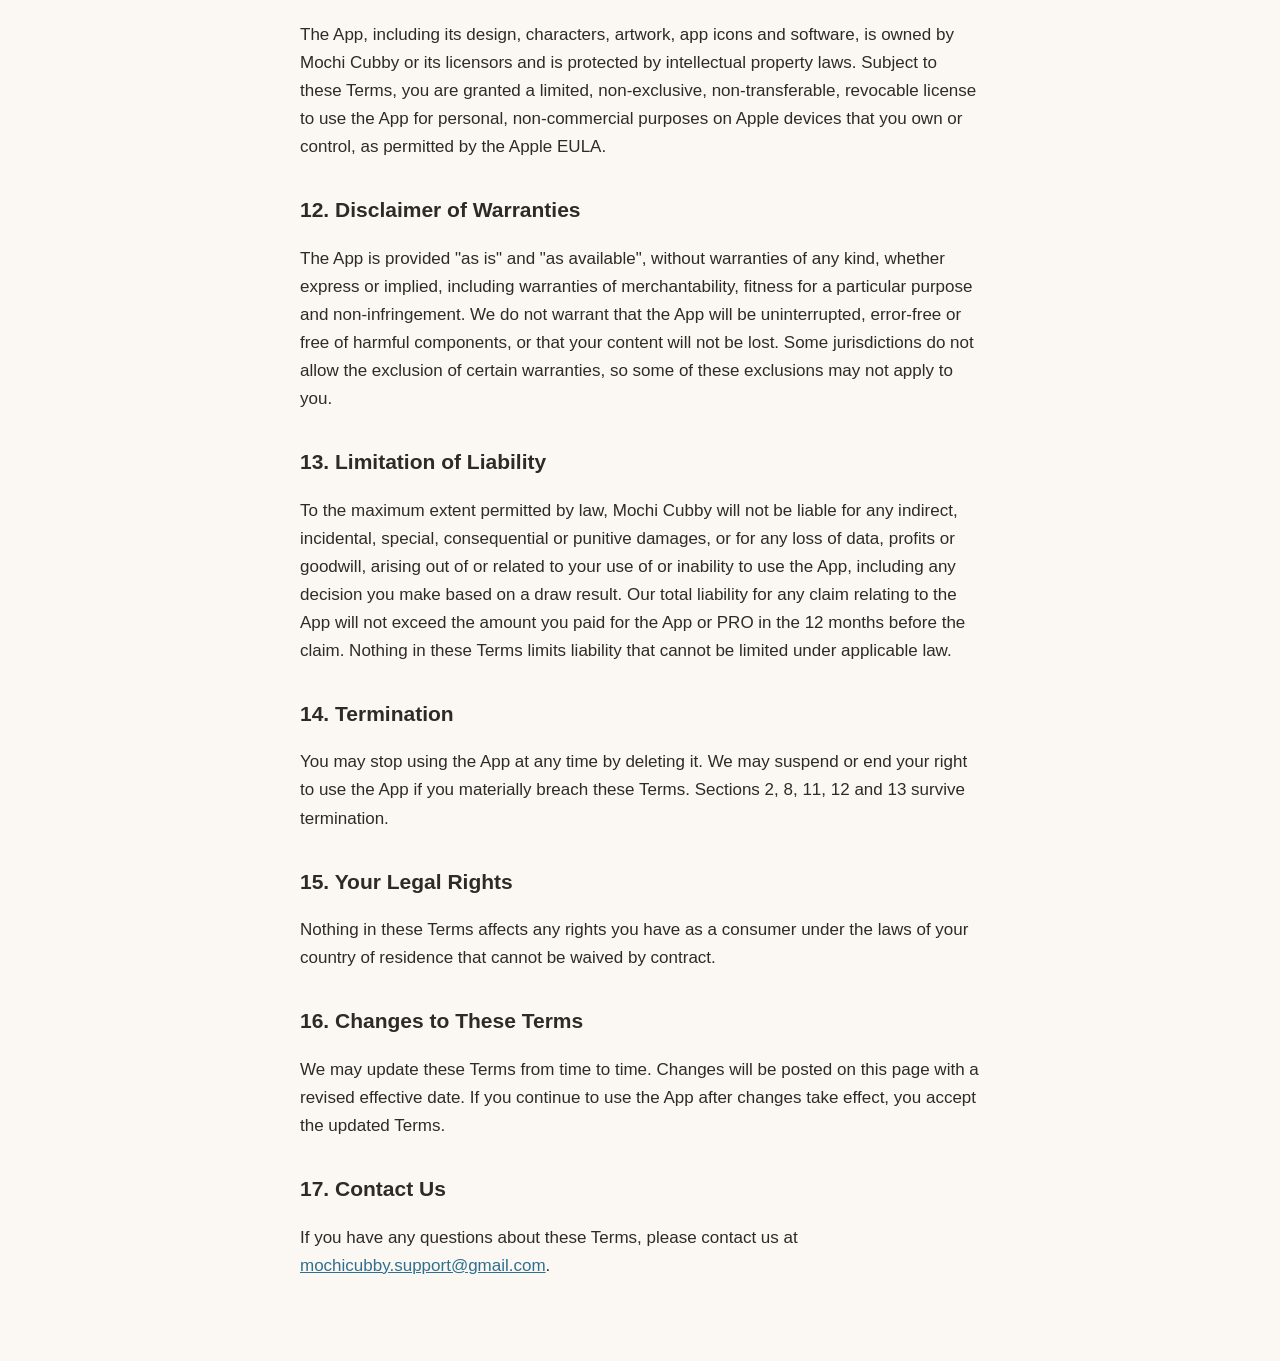
<file: picki-land/terms.html>
<!doctype html>
<html lang="en"><head><meta charset="utf-8"><meta name="viewport" content="width=device-width,initial-scale=1">
<title>Picki Land Terms</title><link rel="stylesheet" href="/style.css"></head>
<body><main>
<h1>Terms of Use</h1>
<p class="muted">Effective date: November 3, 2026</p>
<p>These Terms of Use (the "Terms") govern your use of the Picki Land mobile application (the "App") provided by Mochi Cubby ("we", "us" or "our"). By downloading or using the App, you agree to these Terms. If you do not agree, please do not use the App.</p>
<p>These Terms apply in addition to Apple's <a href="https://www.apple.com/legal/internet-services/itunes/dev/stdeula/">Licensed Application End User License Agreement</a> (the "Apple EULA"). If these Terms conflict with the Apple EULA, these Terms apply to the extent permitted by law. Our <a href="/picki-land/privacy">Privacy Policy</a> explains how information is handled.</p>

<h2>1. The App</h2>
<p>Picki Land helps you make decisions by drawing from pools of options you create, using draws such as the wheel, darts and box, and quick tools such as a coin, dice and random number. Results are generated at random for entertainment and convenience. You are responsible for any decision you make with the App.</p>

<h2>2. Your Content</h2>
<p>Pools, options, categories, draw history, nicknames and other content you create in the App are stored only on your device. We do not operate user accounts or servers for this content, and we cannot access, back up or recover it. Deleting the App, resetting your device or losing your device may permanently delete your content.</p>

<h2>3. Acceptable Use</h2>
<p>You agree not to:</p>
<ul>
<li>use the App for any unlawful purpose or in violation of any applicable law;</li>
<li>copy, modify, reverse engineer, decompile or create derivative works of the App, except as permitted by law;</li>
<li>interfere with, disrupt or circumvent the App's features, purchases or advertising, including by generating fraudulent ad views or clicks; or</li>
<li>remove or alter any copyright, trademark or other proprietary notice in the App.</li>
</ul>

<h2>4. Advertising and Rewards</h2>
<p>The App is free to use and is supported by advertising provided by Google AdMob, including banner ads, native ads shown within lists, and rewarded video ads that you choose to watch.</p>
<p>Watching a rewarded ad in full may unlock a reward, such as adjusting option weights in a pool for one hour or adding an extra pool slot, up to a total of 6 pools. Rewards have no monetary value, cannot be transferred or exchanged, and are stored only on your device, so they may be lost if you delete the App. The availability of ads and rewards may vary, and we may change or discontinue rewards at any time.</p>
<p>PRO removes all advertising from the App.</p>

<h2>5. Picki Land PRO</h2>
<p>Picki Land PRO is an optional upgrade that provides: no advertising, option weight adjustment, unlimited pools, all alternate app icons, and future PRO features as they become available. All PRO plans include the same benefits. PRO is offered as:</p>
<ul>
<li><strong>PRO Monthly:</strong> an auto-renewable subscription with a one-month period.</li>
<li><strong>PRO Yearly:</strong> an auto-renewable subscription with a one-year period, which may include a 7-day free trial for eligible users.</li>
<li><strong>PRO Lifetime:</strong> a one-time, non-consumable purchase that unlocks PRO permanently for your Apple Account. It does not renew and is not a subscription.</li>
</ul>
<p>The monthly and yearly plans belong to the subscription group "Picki Land PRO". Prices are shown in the App and on the App Store before you purchase and may vary by country or region. Family Sharing is not available for PRO.</p>

<h2>6. Billing, Auto-Renewal and Cancellation</h2>
<p>All purchases are processed and billed by Apple through your Apple Account. We do not receive or store your payment information.</p>
<ul>
<li>Payment is charged to your Apple Account when you confirm the purchase, or, if you start a free trial, when the trial ends.</li>
<li>A subscription renews automatically at the end of each period at the then-current price unless it is cancelled at least 24 hours before the end of the current period. Your account will be charged for renewal within 24 hours before the end of the current period.</li>
<li>You can manage or cancel your subscription at any time in the Settings app on your device: tap your name, then Subscriptions, then Picki Land. Cancelling stops future renewals; you keep PRO until the end of the current paid period.</li>
<li>Deleting the App does not cancel a subscription.</li>
<li>If the price of a subscription increases, Apple will notify you and, where required, ask for your consent before the new price applies.</li>
</ul>

<h2>7. Free Trial</h2>
<p>Where offered, the 7-day free trial of PRO Yearly is available only to users who are eligible under Apple's rules, which generally means you have not previously received an introductory offer in the "Picki Land PRO" subscription group. Unless you cancel at least 24 hours before the trial ends, the subscription converts automatically to a paid yearly subscription and you will be charged. If you purchase another PRO plan during the trial, any unused portion of the trial is forfeited, where applicable.</p>

<h2>8. Refunds</h2>
<p>Because purchases are processed by Apple, we cannot issue refunds directly. You may request a refund from Apple at <a href="https://reportaproblem.apple.com">reportaproblem.apple.com</a>. Refund decisions are made by Apple under its policies. If a refund is granted, PRO access for that purchase may be removed.</p>

<h2>9. Restoring Purchases</h2>
<p>If you reinstall the App or use a new device signed in to the same Apple Account, you can restore an active subscription or a lifetime purchase by tapping "Restore Purchases" in the App. Rewards earned from ads and content stored on your device are not restored.</p>

<h2>10. Changes to the App and PRO</h2>
<p>We may update, change or remove features of the App, including PRO features, from time to time. "Future features" means features we choose to add to PRO; we do not guarantee that any particular feature will be released. We may stop offering or supporting the App at any time; this does not affect any rights you have under applicable law.</p>

<h2>11. Intellectual Property</h2>
<p>The App, including its design, characters, artwork, app icons and software, is owned by Mochi Cubby or its licensors and is protected by intellectual property laws. Subject to these Terms, you are granted a limited, non-exclusive, non-transferable, revocable license to use the App for personal, non-commercial purposes on Apple devices that you own or control, as permitted by the Apple EULA.</p>

<h2>12. Disclaimer of Warranties</h2>
<p>The App is provided "as is" and "as available", without warranties of any kind, whether express or implied, including warranties of merchantability, fitness for a particular purpose and non-infringement. We do not warrant that the App will be uninterrupted, error-free or free of harmful components, or that your content will not be lost. Some jurisdictions do not allow the exclusion of certain warranties, so some of these exclusions may not apply to you.</p>

<h2>13. Limitation of Liability</h2>
<p>To the maximum extent permitted by law, Mochi Cubby will not be liable for any indirect, incidental, special, consequential or punitive damages, or for any loss of data, profits or goodwill, arising out of or related to your use of or inability to use the App, including any decision you make based on a draw result. Our total liability for any claim relating to the App will not exceed the amount you paid for the App or PRO in the 12 months before the claim. Nothing in these Terms limits liability that cannot be limited under applicable law.</p>

<h2>14. Termination</h2>
<p>You may stop using the App at any time by deleting it. We may suspend or end your right to use the App if you materially breach these Terms. Sections 2, 8, 11, 12 and 13 survive termination.</p>

<h2>15. Your Legal Rights</h2>
<p>Nothing in these Terms affects any rights you have as a consumer under the laws of your country of residence that cannot be waived by contract.</p>

<h2>16. Changes to These Terms</h2>
<p>We may update these Terms from time to time. Changes will be posted on this page with a revised effective date. If you continue to use the App after changes take effect, you accept the updated Terms.</p>

<h2>17. Contact Us</h2>
<p>If you have any questions about these Terms, please contact us at <a href="mailto:mochicubby.support@gmail.com">mochicubby.support@gmail.com</a>.</p>
</main></body></html>
</file>
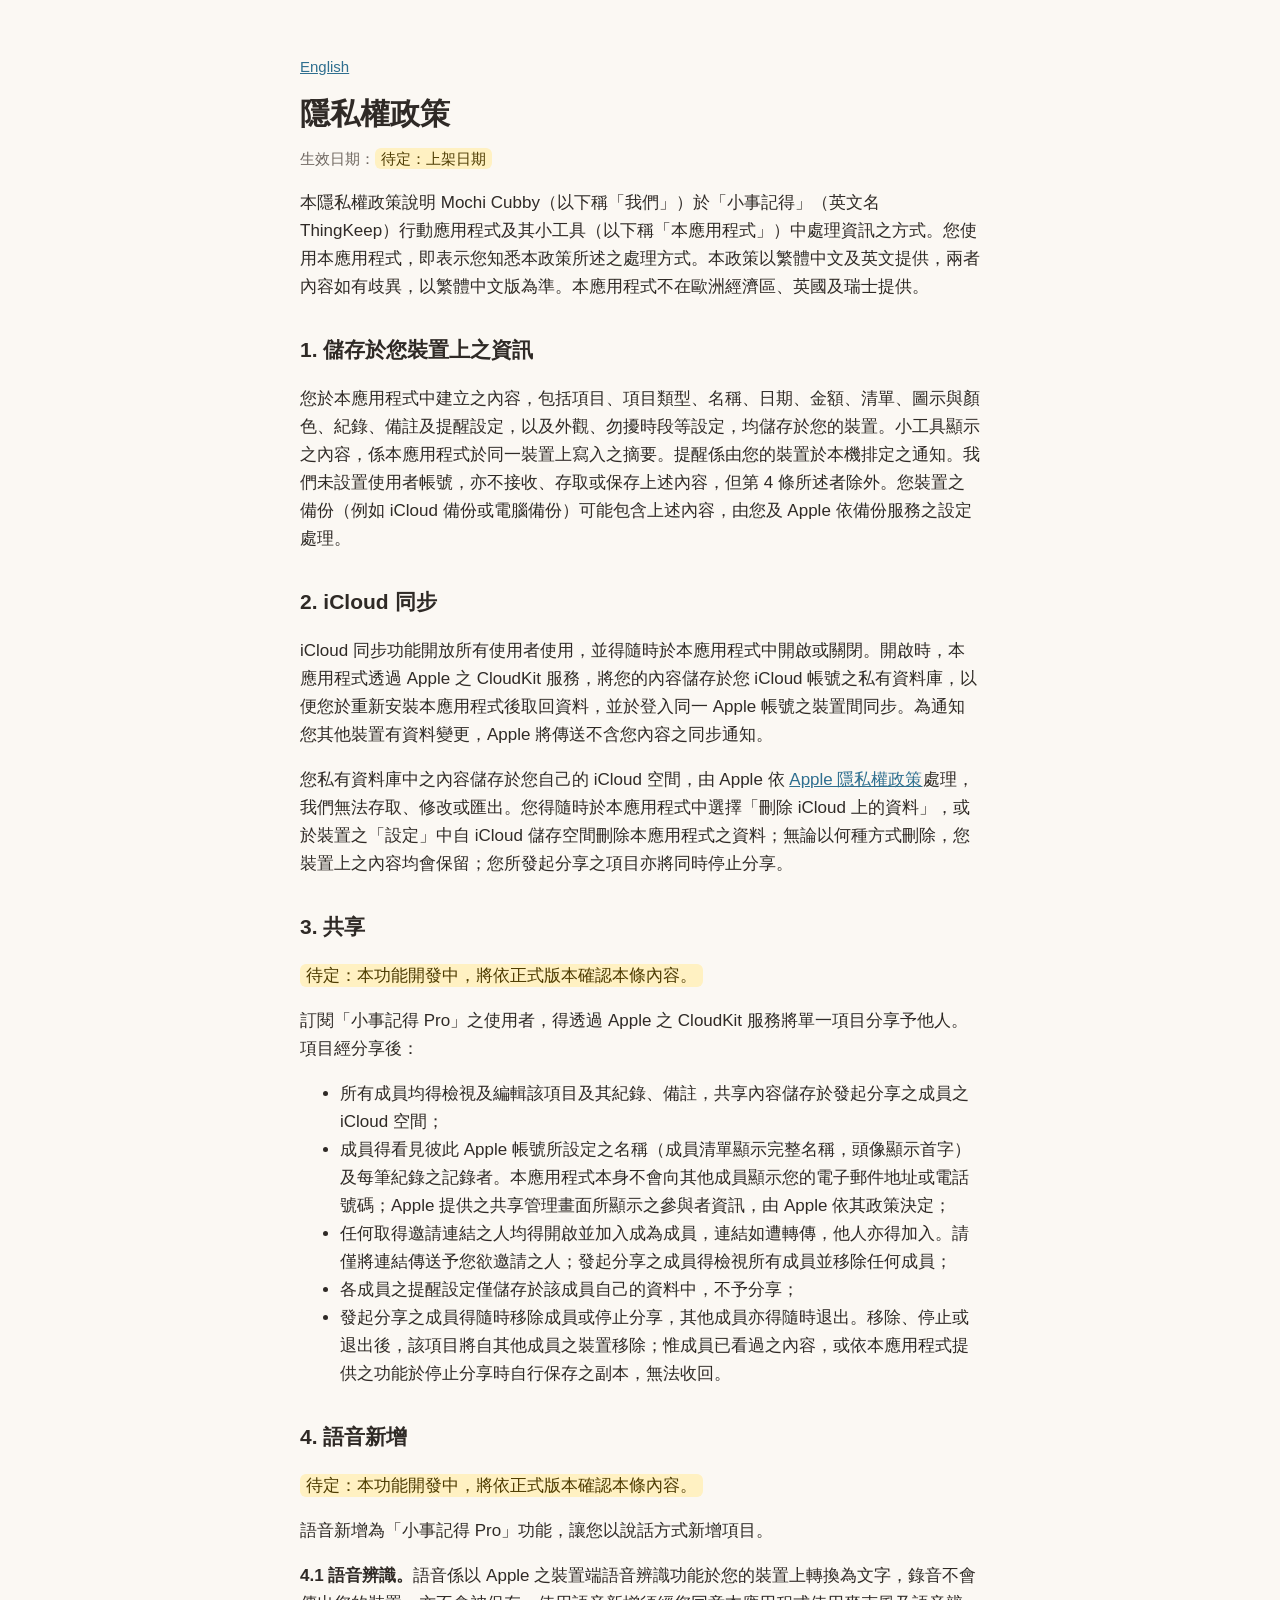
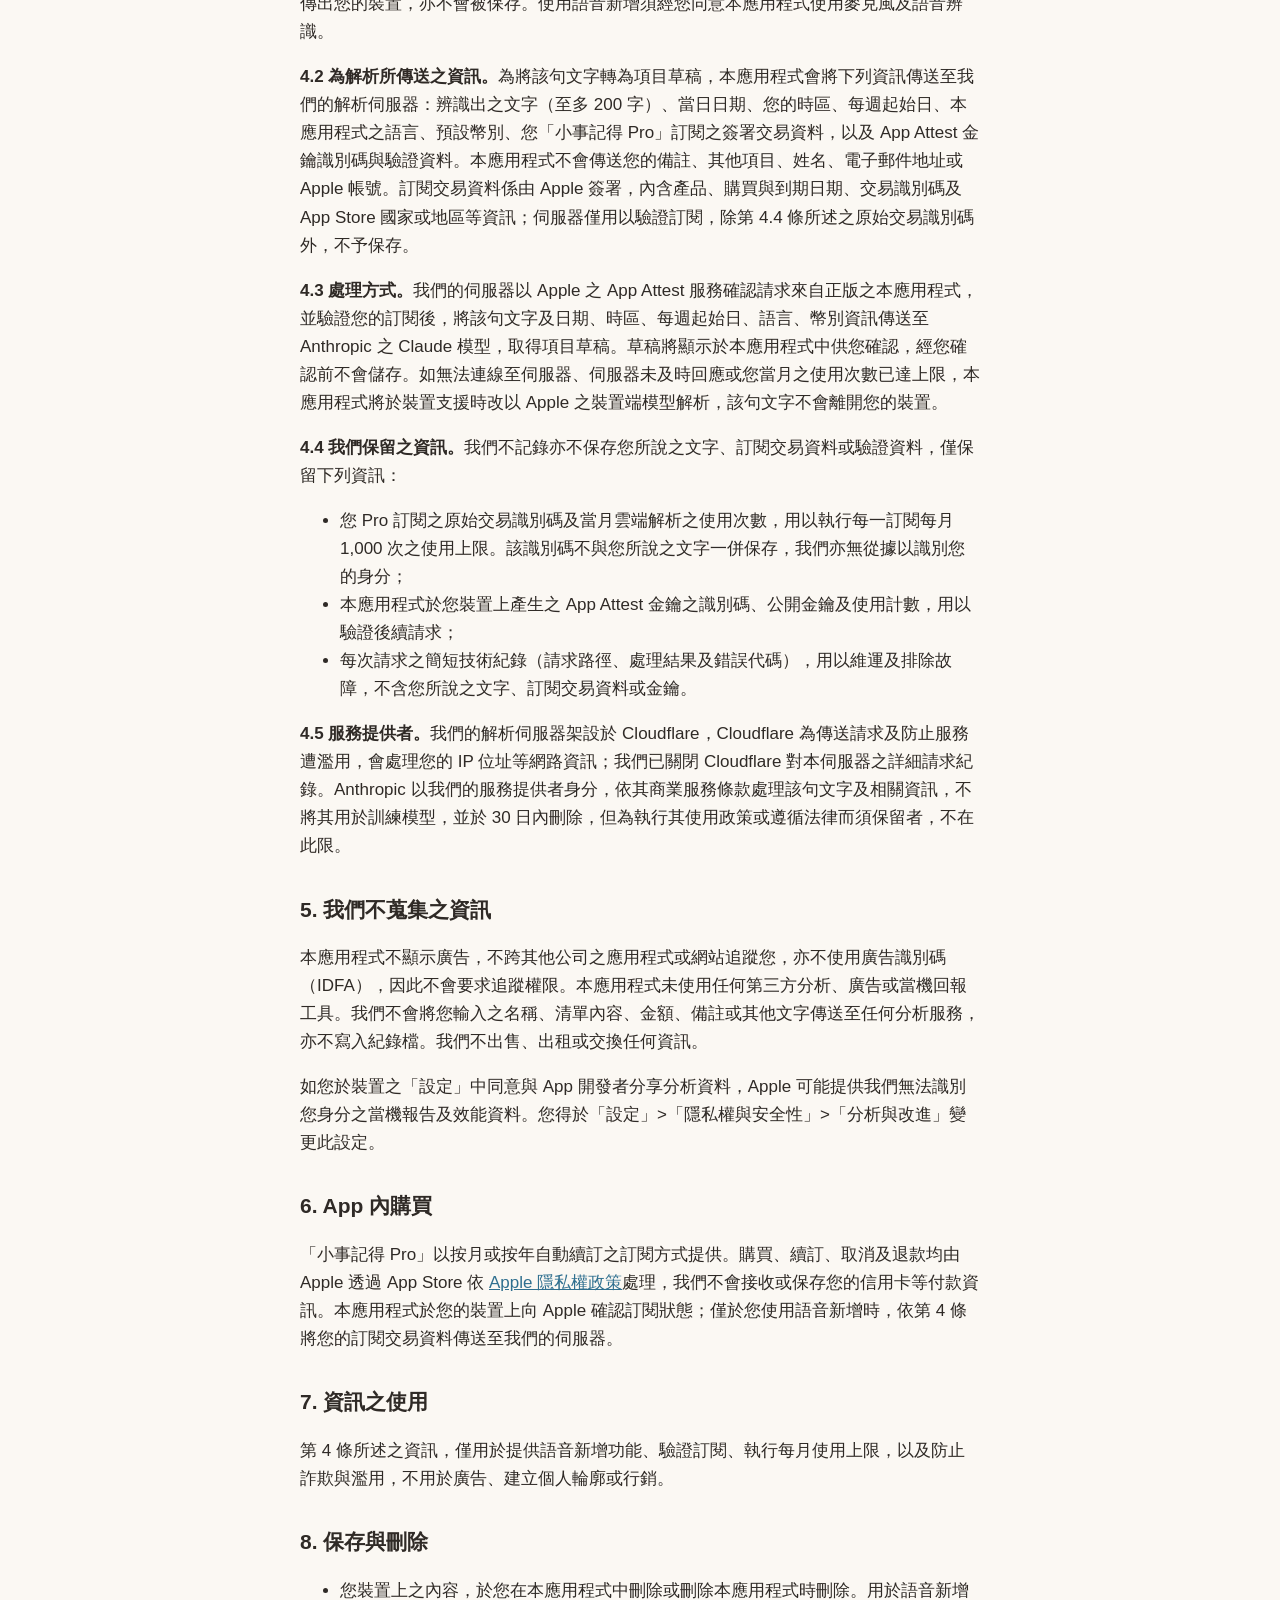
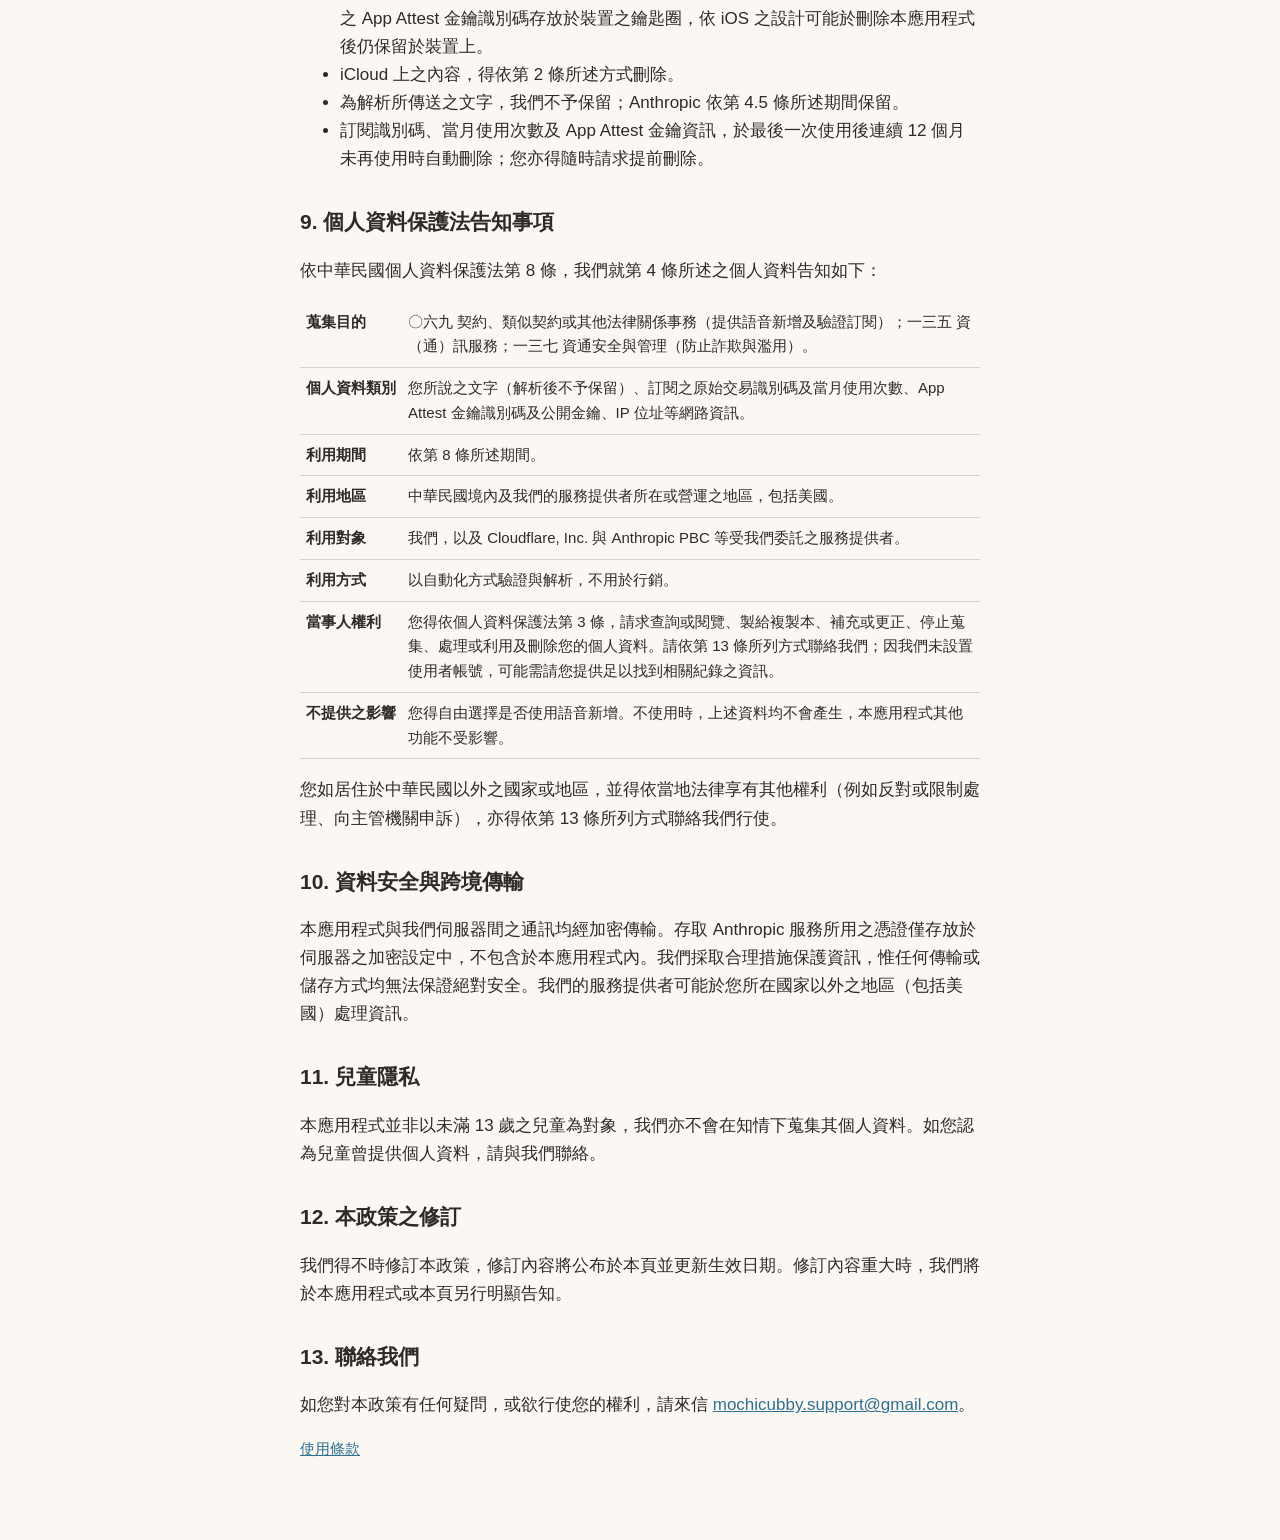
<file: thing-keep/privacy.html>
<!doctype html>
<html lang="zh-Hant"><head><meta charset="utf-8"><meta name="viewport" content="width=device-width,initial-scale=1">
<title>小事記得 隱私權政策</title><link rel="stylesheet" href="/style.css">
<link rel="alternate" hreflang="en" href="/thing-keep/en/privacy">
<style>.note{background:#fff1c2;color:#4d3b00;border-radius:6px;padding:2px 6px;-webkit-box-decoration-break:clone;box-decoration-break:clone}table{border-collapse:collapse;width:100%;font-size:15px}th,td{text-align:left;vertical-align:top;padding:8px 6px;border-bottom:1px solid rgba(127,127,127,.3)}th{white-space:nowrap}</style></head>
<body><main>
<p class="muted"><a href="/thing-keep/en/privacy" hreflang="en" lang="en">English</a></p>
<h1>隱私權政策</h1>
<p class="muted">生效日期：<span class="note">待定：上架日期</span></p>
<p>本隱私權政策說明 Mochi Cubby（以下稱「我們」）於「小事記得」（英文名 ThingKeep）行動應用程式及其小工具（以下稱「本應用程式」）中處理資訊之方式。您使用本應用程式，即表示您知悉本政策所述之處理方式。本政策以繁體中文及英文提供，兩者內容如有歧異，以繁體中文版為準。本應用程式不在歐洲經濟區、英國及瑞士提供。</p>

<h2>1. 儲存於您裝置上之資訊</h2>
<p>您於本應用程式中建立之內容，包括項目、項目類型、名稱、日期、金額、清單、圖示與顏色、紀錄、備註及提醒設定，以及外觀、勿擾時段等設定，均儲存於您的裝置。小工具顯示之內容，係本應用程式於同一裝置上寫入之摘要。提醒係由您的裝置於本機排定之通知。我們未設置使用者帳號，亦不接收、存取或保存上述內容，但第 4 條所述者除外。您裝置之備份（例如 iCloud 備份或電腦備份）可能包含上述內容，由您及 Apple 依備份服務之設定處理。</p>

<h2>2. iCloud 同步</h2>
<p>iCloud 同步功能開放所有使用者使用，並得隨時於本應用程式中開啟或關閉。開啟時，本應用程式透過 Apple 之 CloudKit 服務，將您的內容儲存於您 iCloud 帳號之私有資料庫，以便您於重新安裝本應用程式後取回資料，並於登入同一 Apple 帳號之裝置間同步。為通知您其他裝置有資料變更，Apple 將傳送不含您內容之同步通知。</p>
<p>您私有資料庫中之內容儲存於您自己的 iCloud 空間，由 Apple 依 <a href="https://www.apple.com/legal/privacy/">Apple 隱私權政策</a>處理，我們無法存取、修改或匯出。您得隨時於本應用程式中選擇「刪除 iCloud 上的資料」，或於裝置之「設定」中自 iCloud 儲存空間刪除本應用程式之資料；無論以何種方式刪除，您裝置上之內容均會保留；您所發起分享之項目亦將同時停止分享。</p>

<h2>3. 共享</h2>
<p><span class="note">待定：本功能開發中，將依正式版本確認本條內容。</span></p>
<p>訂閱「小事記得 Pro」之使用者，得透過 Apple 之 CloudKit 服務將單一項目分享予他人。項目經分享後：</p>
<ul>
<li>所有成員均得檢視及編輯該項目及其紀錄、備註，共享內容儲存於發起分享之成員之 iCloud 空間；</li>
<li>成員得看見彼此 Apple 帳號所設定之名稱（成員清單顯示完整名稱，頭像顯示首字）及每筆紀錄之記錄者。本應用程式本身不會向其他成員顯示您的電子郵件地址或電話號碼；Apple 提供之共享管理畫面所顯示之參與者資訊，由 Apple 依其政策決定；</li>
<li>任何取得邀請連結之人均得開啟並加入成為成員，連結如遭轉傳，他人亦得加入。請僅將連結傳送予您欲邀請之人；發起分享之成員得檢視所有成員並移除任何成員；</li>
<li>各成員之提醒設定僅儲存於該成員自己的資料中，不予分享；</li>
<li>發起分享之成員得隨時移除成員或停止分享，其他成員亦得隨時退出。移除、停止或退出後，該項目將自其他成員之裝置移除；惟成員已看過之內容，或依本應用程式提供之功能於停止分享時自行保存之副本，無法收回。</li>
</ul>

<h2>4. 語音新增</h2>
<p><span class="note">待定：本功能開發中，將依正式版本確認本條內容。</span></p>
<p>語音新增為「小事記得 Pro」功能，讓您以說話方式新增項目。</p>
<p><strong>4.1 語音辨識。</strong>語音係以 Apple 之裝置端語音辨識功能於您的裝置上轉換為文字，錄音不會傳出您的裝置，亦不會被保存。使用語音新增須經您同意本應用程式使用麥克風及語音辨識。</p>
<p><strong>4.2 為解析所傳送之資訊。</strong>為將該句文字轉為項目草稿，本應用程式會將下列資訊傳送至我們的解析伺服器：辨識出之文字（至多 200 字）、當日日期、您的時區、每週起始日、本應用程式之語言、預設幣別、您「小事記得 Pro」訂閱之簽署交易資料，以及 App Attest 金鑰識別碼與驗證資料。本應用程式不會傳送您的備註、其他項目、姓名、電子郵件地址或 Apple 帳號。訂閱交易資料係由 Apple 簽署，內含產品、購買與到期日期、交易識別碼及 App Store 國家或地區等資訊；伺服器僅用以驗證訂閱，除第 4.4 條所述之原始交易識別碼外，不予保存。</p>
<p><strong>4.3 處理方式。</strong>我們的伺服器以 Apple 之 App Attest 服務確認請求來自正版之本應用程式，並驗證您的訂閱後，將該句文字及日期、時區、每週起始日、語言、幣別資訊傳送至 Anthropic 之 Claude 模型，取得項目草稿。草稿將顯示於本應用程式中供您確認，經您確認前不會儲存。如無法連線至伺服器、伺服器未及時回應或您當月之使用次數已達上限，本應用程式將於裝置支援時改以 Apple 之裝置端模型解析，該句文字不會離開您的裝置。</p>
<p><strong>4.4 我們保留之資訊。</strong>我們不記錄亦不保存您所說之文字、訂閱交易資料或驗證資料，僅保留下列資訊：</p>
<ul>
<li>您 Pro 訂閱之原始交易識別碼及當月雲端解析之使用次數，用以執行每一訂閱每月 1,000 次之使用上限。該識別碼不與您所說之文字一併保存，我們亦無從據以識別您的身分；</li>
<li>本應用程式於您裝置上產生之 App Attest 金鑰之識別碼、公開金鑰及使用計數，用以驗證後續請求；</li>
<li>每次請求之簡短技術紀錄（請求路徑、處理結果及錯誤代碼），用以維運及排除故障，不含您所說之文字、訂閱交易資料或金鑰。</li>
</ul>
<p><strong>4.5 服務提供者。</strong>我們的解析伺服器架設於 Cloudflare，Cloudflare 為傳送請求及防止服務遭濫用，會處理您的 IP 位址等網路資訊；我們已關閉 Cloudflare 對本伺服器之詳細請求紀錄。Anthropic 以我們的服務提供者身分，依其商業服務條款處理該句文字及相關資訊，不將其用於訓練模型，並於 30 日內刪除，但為執行其使用政策或遵循法律而須保留者，不在此限。</p>

<h2>5. 我們不蒐集之資訊</h2>
<p>本應用程式不顯示廣告，不跨其他公司之應用程式或網站追蹤您，亦不使用廣告識別碼（IDFA），因此不會要求追蹤權限。本應用程式未使用任何第三方分析、廣告或當機回報工具。我們不會將您輸入之名稱、清單內容、金額、備註或其他文字傳送至任何分析服務，亦不寫入紀錄檔。我們不出售、出租或交換任何資訊。</p>
<p>如您於裝置之「設定」中同意與 App 開發者分享分析資料，Apple 可能提供我們無法識別您身分之當機報告及效能資料。您得於「設定」&gt;「隱私權與安全性」&gt;「分析與改進」變更此設定。</p>

<h2>6. App 內購買</h2>
<p>「小事記得 Pro」以按月或按年自動續訂之訂閱方式提供。購買、續訂、取消及退款均由 Apple 透過 App Store 依 <a href="https://www.apple.com/legal/privacy/">Apple 隱私權政策</a>處理，我們不會接收或保存您的信用卡等付款資訊。本應用程式於您的裝置上向 Apple 確認訂閱狀態；僅於您使用語音新增時，依第 4 條將您的訂閱交易資料傳送至我們的伺服器。</p>

<h2>7. 資訊之使用</h2>
<p>第 4 條所述之資訊，僅用於提供語音新增功能、驗證訂閱、執行每月使用上限，以及防止詐欺與濫用，不用於廣告、建立個人輪廓或行銷。</p>

<h2>8. 保存與刪除</h2>
<ul>
<li>您裝置上之內容，於您在本應用程式中刪除或刪除本應用程式時刪除。用於語音新增之 App Attest 金鑰識別碼存放於裝置之鑰匙圈，依 iOS 之設計可能於刪除本應用程式後仍保留於裝置上。</li>
<li>iCloud 上之內容，得依第 2 條所述方式刪除。</li>
<li>為解析所傳送之文字，我們不予保留；Anthropic 依第 4.5 條所述期間保留。</li>
<li>訂閱識別碼、當月使用次數及 App Attest 金鑰資訊，於最後一次使用後連續 12 個月未再使用時自動刪除；您亦得隨時請求提前刪除。</li>
</ul>

<h2>9. 個人資料保護法告知事項</h2>
<p>依中華民國個人資料保護法第 8 條，我們就第 4 條所述之個人資料告知如下：</p>
<table>
<tr><th>蒐集目的</th><td>〇六九 契約、類似契約或其他法律關係事務（提供語音新增及驗證訂閱）；一三五 資（通）訊服務；一三七 資通安全與管理（防止詐欺與濫用）。</td></tr>
<tr><th>個人資料類別</th><td>您所說之文字（解析後不予保留）、訂閱之原始交易識別碼及當月使用次數、App Attest 金鑰識別碼及公開金鑰、IP 位址等網路資訊。</td></tr>
<tr><th>利用期間</th><td>依第 8 條所述期間。</td></tr>
<tr><th>利用地區</th><td>中華民國境內及我們的服務提供者所在或營運之地區，包括美國。</td></tr>
<tr><th>利用對象</th><td>我們，以及 Cloudflare, Inc. 與 Anthropic PBC 等受我們委託之服務提供者。</td></tr>
<tr><th>利用方式</th><td>以自動化方式驗證與解析，不用於行銷。</td></tr>
<tr><th>當事人權利</th><td>您得依個人資料保護法第 3 條，請求查詢或閱覽、製給複製本、補充或更正、停止蒐集、處理或利用及刪除您的個人資料。請依第 13 條所列方式聯絡我們；因我們未設置使用者帳號，可能需請您提供足以找到相關紀錄之資訊。</td></tr>
<tr><th>不提供之影響</th><td>您得自由選擇是否使用語音新增。不使用時，上述資料均不會產生，本應用程式其他功能不受影響。</td></tr>
</table>

<p>您如居住於中華民國以外之國家或地區，並得依當地法律享有其他權利（例如反對或限制處理、向主管機關申訴），亦得依第 13 條所列方式聯絡我們行使。</p>

<h2>10. 資料安全與跨境傳輸</h2>
<p>本應用程式與我們伺服器間之通訊均經加密傳輸。存取 Anthropic 服務所用之憑證僅存放於伺服器之加密設定中，不包含於本應用程式內。我們採取合理措施保護資訊，惟任何傳輸或儲存方式均無法保證絕對安全。我們的服務提供者可能於您所在國家以外之地區（包括美國）處理資訊。</p>

<h2>11. 兒童隱私</h2>
<p>本應用程式並非以未滿 13 歲之兒童為對象，我們亦不會在知情下蒐集其個人資料。如您認為兒童曾提供個人資料，請與我們聯絡。</p>

<h2>12. 本政策之修訂</h2>
<p>我們得不時修訂本政策，修訂內容將公布於本頁並更新生效日期。修訂內容重大時，我們將於本應用程式或本頁另行明顯告知。</p>

<h2>13. 聯絡我們</h2>
<p>如您對本政策有任何疑問，或欲行使您的權利，請來信 <a href="mailto:mochicubby.support@gmail.com">mochicubby.support@gmail.com</a>。</p>
<p class="muted"><a href="/thing-keep/terms">使用條款</a></p>
</main></body></html>
</file>
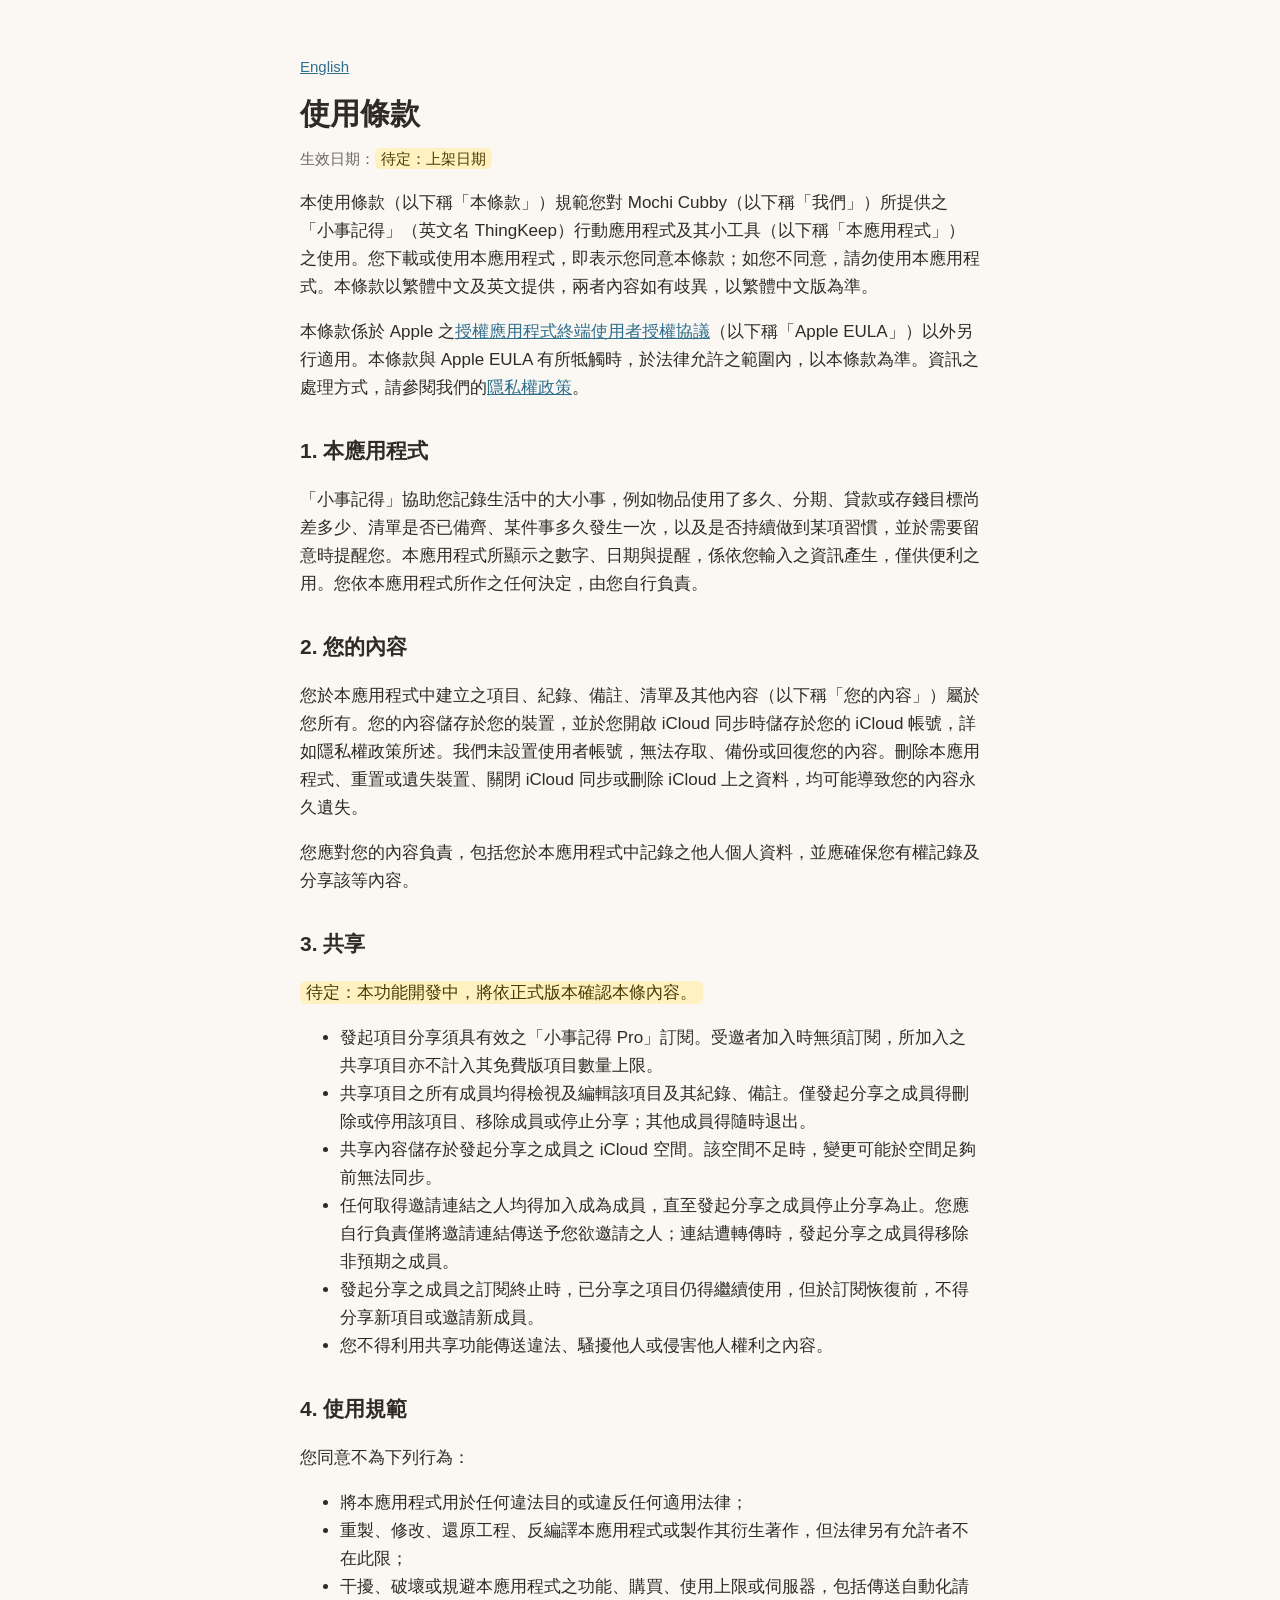
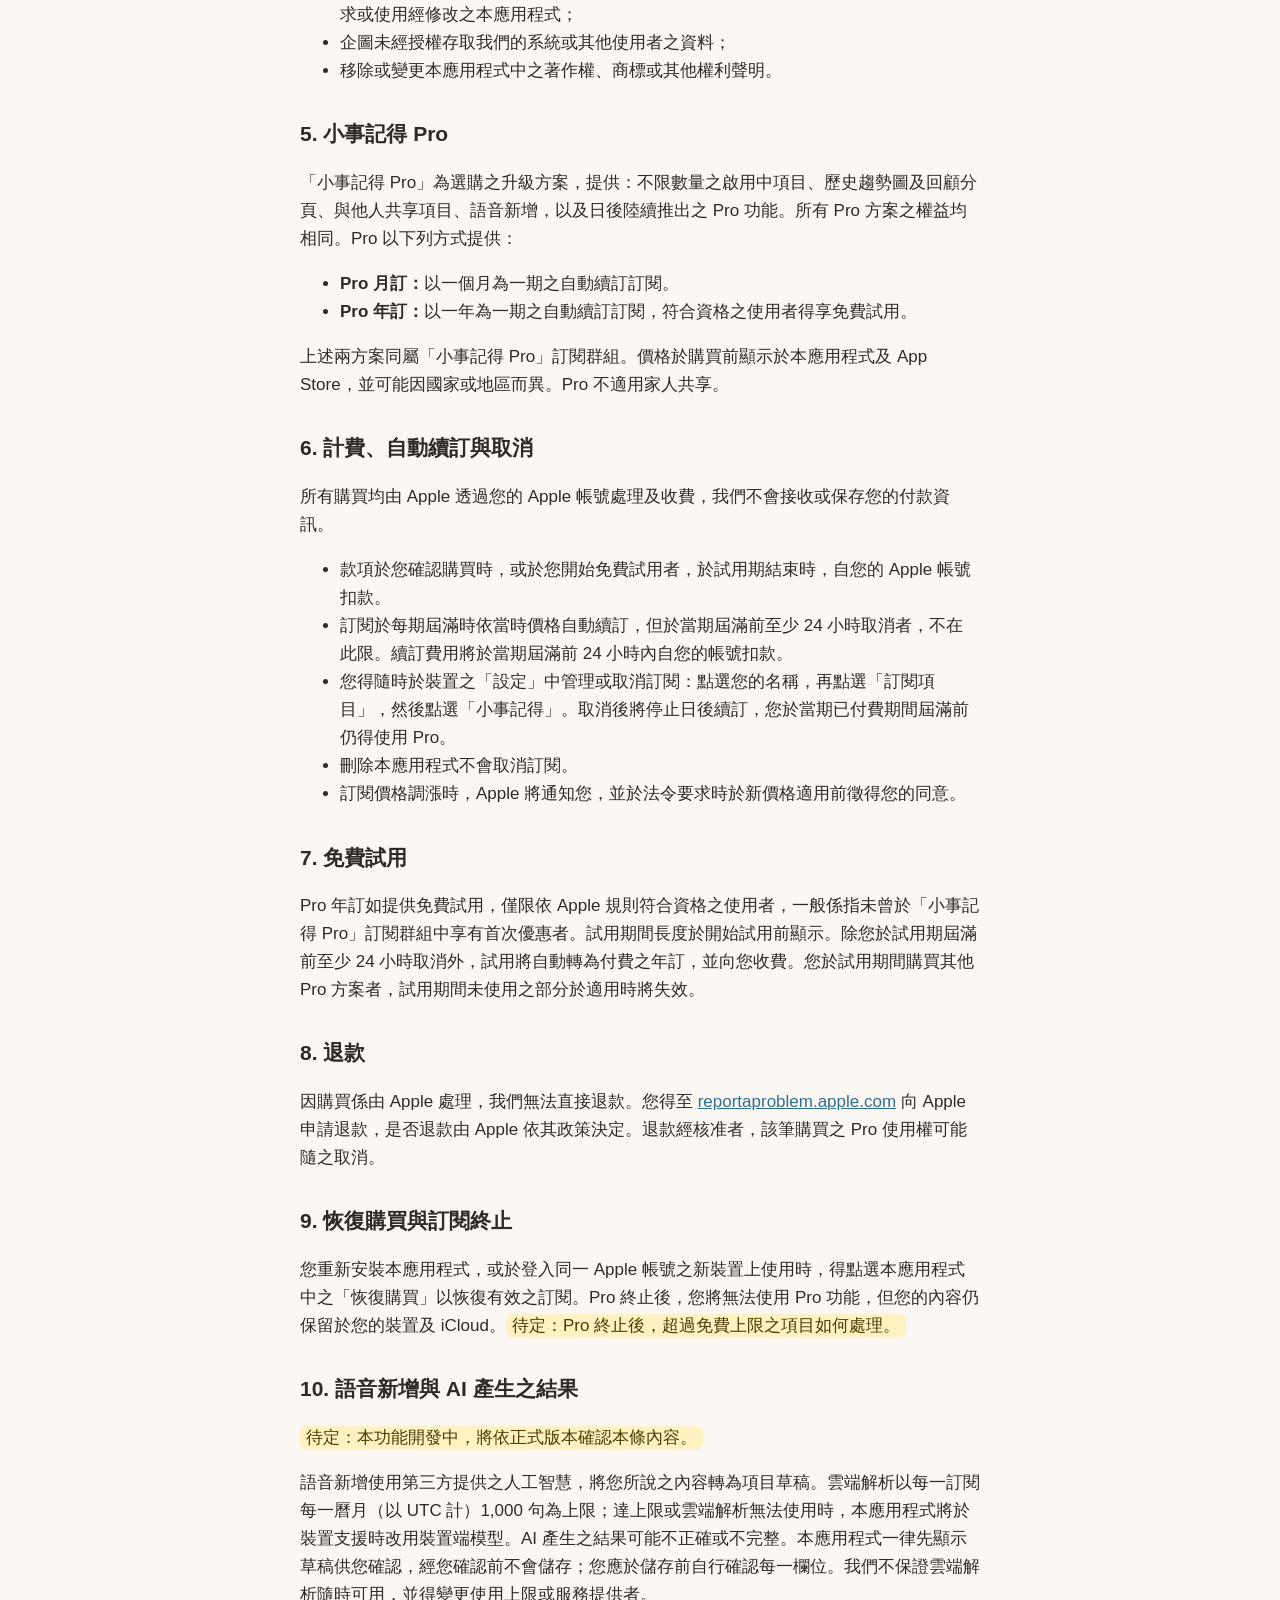
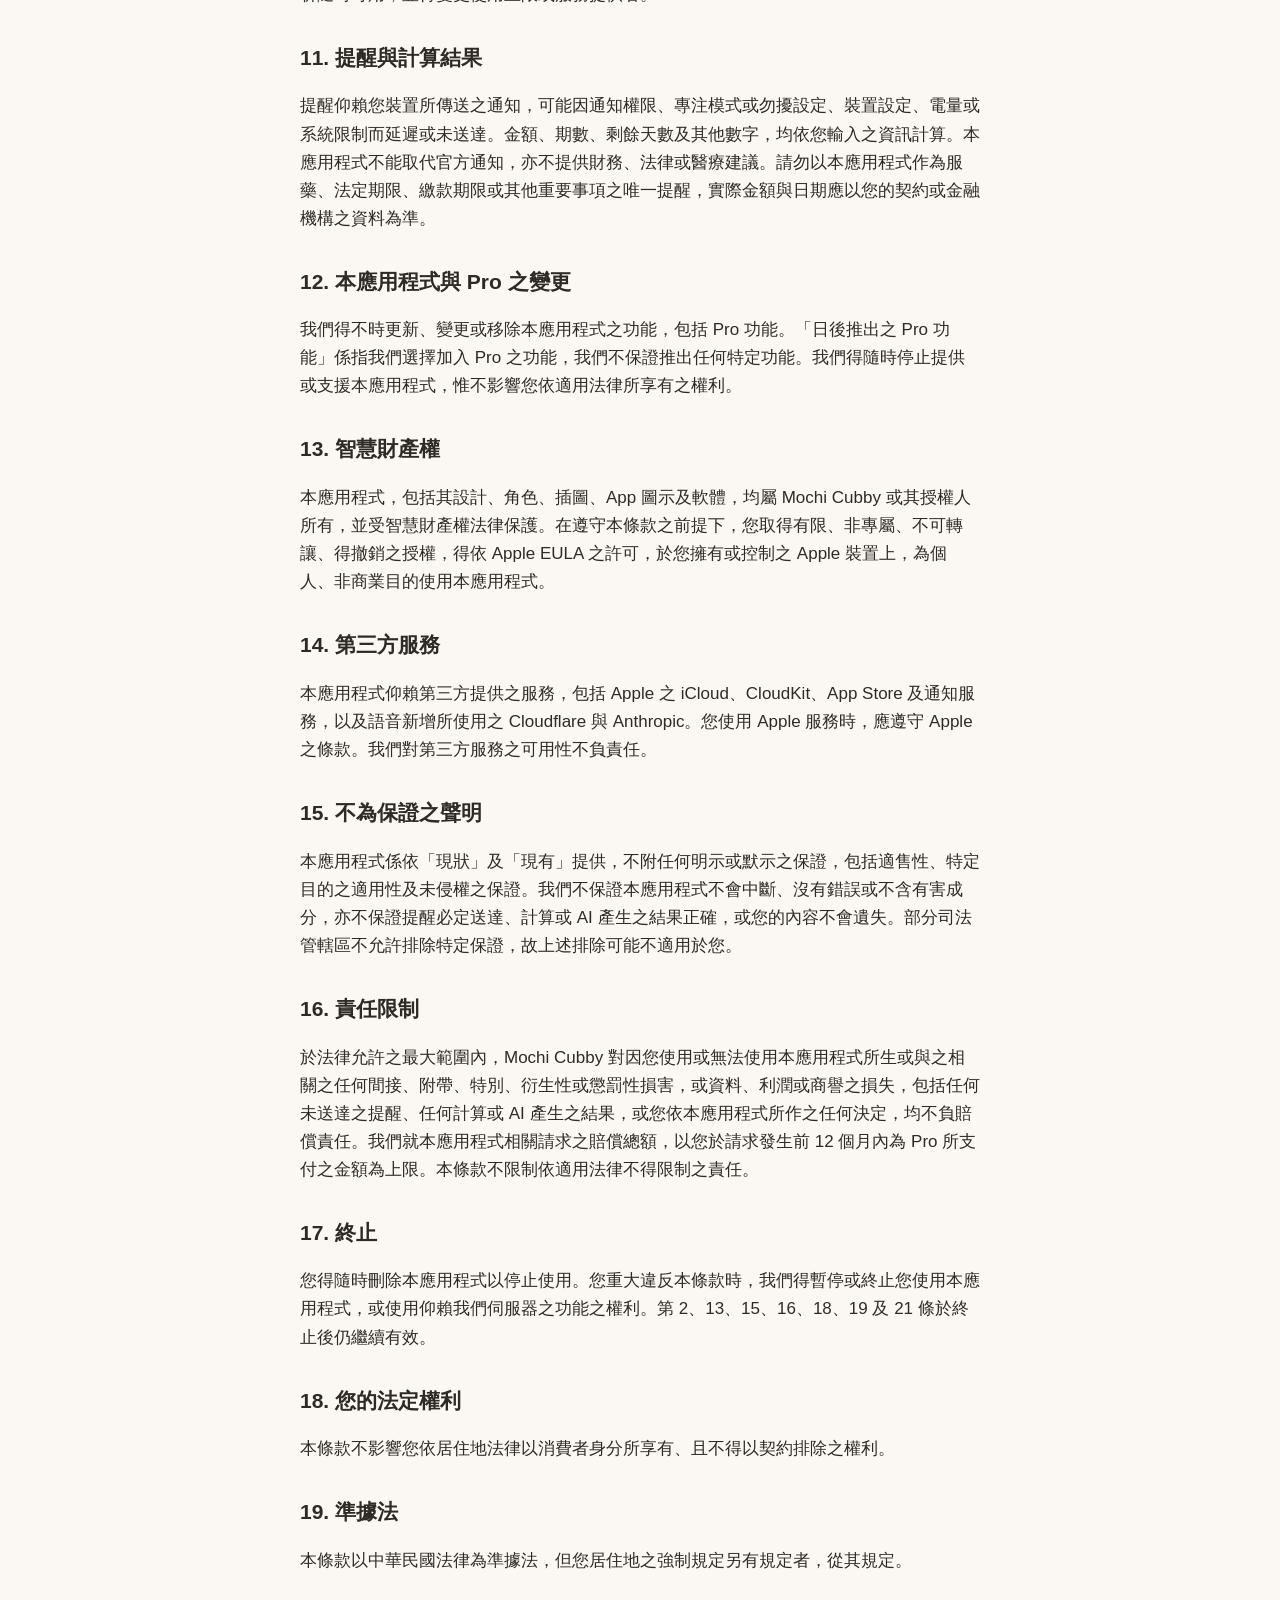
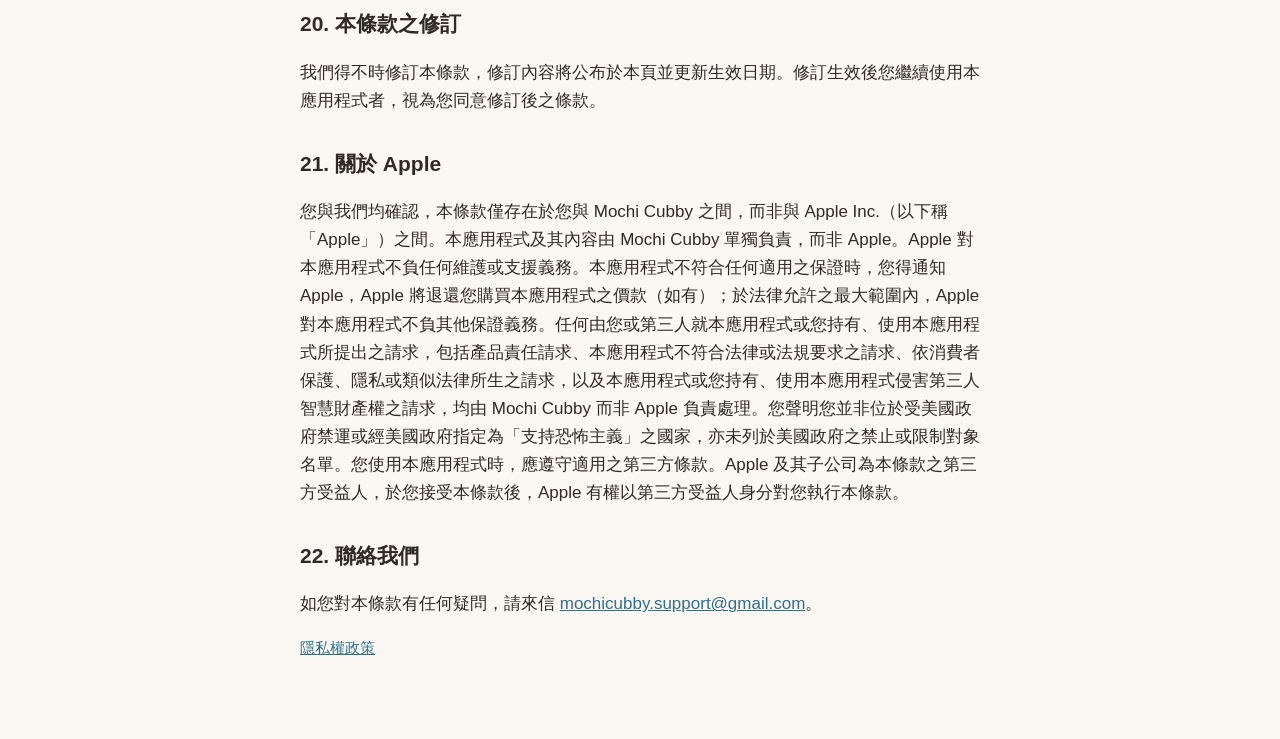
<file: thing-keep/terms.html>
<!doctype html>
<html lang="zh-Hant"><head><meta charset="utf-8"><meta name="viewport" content="width=device-width,initial-scale=1">
<title>小事記得 使用條款</title><link rel="stylesheet" href="/style.css">
<link rel="alternate" hreflang="en" href="/thing-keep/en/terms">
<style>.note{background:#fff1c2;color:#4d3b00;border-radius:6px;padding:2px 6px}</style></head>
<body><main>
<p class="muted"><a href="/thing-keep/en/terms" hreflang="en" lang="en">English</a></p>
<h1>使用條款</h1>
<p class="muted">生效日期：<span class="note">待定：上架日期</span></p>
<p>本使用條款（以下稱「本條款」）規範您對 Mochi Cubby（以下稱「我們」）所提供之「小事記得」（英文名 ThingKeep）行動應用程式及其小工具（以下稱「本應用程式」）之使用。您下載或使用本應用程式，即表示您同意本條款；如您不同意，請勿使用本應用程式。本條款以繁體中文及英文提供，兩者內容如有歧異，以繁體中文版為準。</p>
<p>本條款係於 Apple 之<a href="https://www.apple.com/legal/internet-services/itunes/dev/stdeula/">授權應用程式終端使用者授權協議</a>（以下稱「Apple EULA」）以外另行適用。本條款與 Apple EULA 有所牴觸時，於法律允許之範圍內，以本條款為準。資訊之處理方式，請參閱我們的<a href="/thing-keep/privacy">隱私權政策</a>。</p>

<h2>1. 本應用程式</h2>
<p>「小事記得」協助您記錄生活中的大小事，例如物品使用了多久、分期、貸款或存錢目標尚差多少、清單是否已備齊、某件事多久發生一次，以及是否持續做到某項習慣，並於需要留意時提醒您。本應用程式所顯示之數字、日期與提醒，係依您輸入之資訊產生，僅供便利之用。您依本應用程式所作之任何決定，由您自行負責。</p>

<h2>2. 您的內容</h2>
<p>您於本應用程式中建立之項目、紀錄、備註、清單及其他內容（以下稱「您的內容」）屬於您所有。您的內容儲存於您的裝置，並於您開啟 iCloud 同步時儲存於您的 iCloud 帳號，詳如隱私權政策所述。我們未設置使用者帳號，無法存取、備份或回復您的內容。刪除本應用程式、重置或遺失裝置、關閉 iCloud 同步或刪除 iCloud 上之資料，均可能導致您的內容永久遺失。</p>
<p>您應對您的內容負責，包括您於本應用程式中記錄之他人個人資料，並應確保您有權記錄及分享該等內容。</p>

<h2>3. 共享</h2>
<p><span class="note">待定：本功能開發中，將依正式版本確認本條內容。</span></p>
<ul>
<li>發起項目分享須具有效之「小事記得 Pro」訂閱。受邀者加入時無須訂閱，所加入之共享項目亦不計入其免費版項目數量上限。</li>
<li>共享項目之所有成員均得檢視及編輯該項目及其紀錄、備註。僅發起分享之成員得刪除或停用該項目、移除成員或停止分享；其他成員得隨時退出。</li>
<li>共享內容儲存於發起分享之成員之 iCloud 空間。該空間不足時，變更可能於空間足夠前無法同步。</li>
<li>任何取得邀請連結之人均得加入成為成員，直至發起分享之成員停止分享為止。您應自行負責僅將邀請連結傳送予您欲邀請之人；連結遭轉傳時，發起分享之成員得移除非預期之成員。</li>
<li>發起分享之成員之訂閱終止時，已分享之項目仍得繼續使用，但於訂閱恢復前，不得分享新項目或邀請新成員。</li>
<li>您不得利用共享功能傳送違法、騷擾他人或侵害他人權利之內容。</li>
</ul>

<h2>4. 使用規範</h2>
<p>您同意不為下列行為：</p>
<ul>
<li>將本應用程式用於任何違法目的或違反任何適用法律；</li>
<li>重製、修改、還原工程、反編譯本應用程式或製作其衍生著作，但法律另有允許者不在此限；</li>
<li>干擾、破壞或規避本應用程式之功能、購買、使用上限或伺服器，包括傳送自動化請求或使用經修改之本應用程式；</li>
<li>企圖未經授權存取我們的系統或其他使用者之資料；</li>
<li>移除或變更本應用程式中之著作權、商標或其他權利聲明。</li>
</ul>

<h2>5. 小事記得 Pro</h2>
<p>「小事記得 Pro」為選購之升級方案，提供：不限數量之啟用中項目、歷史趨勢圖及回顧分頁、與他人共享項目、語音新增，以及日後陸續推出之 Pro 功能。所有 Pro 方案之權益均相同。Pro 以下列方式提供：</p>
<ul>
<li><strong>Pro 月訂：</strong>以一個月為一期之自動續訂訂閱。</li>
<li><strong>Pro 年訂：</strong>以一年為一期之自動續訂訂閱，符合資格之使用者得享免費試用。</li>
</ul>
<p>上述兩方案同屬「小事記得 Pro」訂閱群組。價格於購買前顯示於本應用程式及 App Store，並可能因國家或地區而異。Pro 不適用家人共享。</p>

<h2>6. 計費、自動續訂與取消</h2>
<p>所有購買均由 Apple 透過您的 Apple 帳號處理及收費，我們不會接收或保存您的付款資訊。</p>
<ul>
<li>款項於您確認購買時，或於您開始免費試用者，於試用期結束時，自您的 Apple 帳號扣款。</li>
<li>訂閱於每期屆滿時依當時價格自動續訂，但於當期屆滿前至少 24 小時取消者，不在此限。續訂費用將於當期屆滿前 24 小時內自您的帳號扣款。</li>
<li>您得隨時於裝置之「設定」中管理或取消訂閱：點選您的名稱，再點選「訂閱項目」，然後點選「小事記得」。取消後將停止日後續訂，您於當期已付費期間屆滿前仍得使用 Pro。</li>
<li>刪除本應用程式不會取消訂閱。</li>
<li>訂閱價格調漲時，Apple 將通知您，並於法令要求時於新價格適用前徵得您的同意。</li>
</ul>

<h2>7. 免費試用</h2>
<p>Pro 年訂如提供免費試用，僅限依 Apple 規則符合資格之使用者，一般係指未曾於「小事記得 Pro」訂閱群組中享有首次優惠者。試用期間長度於開始試用前顯示。除您於試用期屆滿前至少 24 小時取消外，試用將自動轉為付費之年訂，並向您收費。您於試用期間購買其他 Pro 方案者，試用期間未使用之部分於適用時將失效。</p>

<h2>8. 退款</h2>
<p>因購買係由 Apple 處理，我們無法直接退款。您得至 <a href="https://reportaproblem.apple.com">reportaproblem.apple.com</a> 向 Apple 申請退款，是否退款由 Apple 依其政策決定。退款經核准者，該筆購買之 Pro 使用權可能隨之取消。</p>

<h2>9. 恢復購買與訂閱終止</h2>
<p>您重新安裝本應用程式，或於登入同一 Apple 帳號之新裝置上使用時，得點選本應用程式中之「恢復購買」以恢復有效之訂閱。Pro 終止後，您將無法使用 Pro 功能，但您的內容仍保留於您的裝置及 iCloud。<span class="note">待定：Pro 終止後，超過免費上限之項目如何處理。</span></p>

<h2>10. 語音新增與 AI 產生之結果</h2>
<p><span class="note">待定：本功能開發中，將依正式版本確認本條內容。</span></p>
<p>語音新增使用第三方提供之人工智慧，將您所說之內容轉為項目草稿。雲端解析以每一訂閱每一曆月（以 UTC 計）1,000 句為上限；達上限或雲端解析無法使用時，本應用程式將於裝置支援時改用裝置端模型。AI 產生之結果可能不正確或不完整。本應用程式一律先顯示草稿供您確認，經您確認前不會儲存；您應於儲存前自行確認每一欄位。我們不保證雲端解析隨時可用，並得變更使用上限或服務提供者。</p>

<h2>11. 提醒與計算結果</h2>
<p>提醒仰賴您裝置所傳送之通知，可能因通知權限、專注模式或勿擾設定、裝置設定、電量或系統限制而延遲或未送達。金額、期數、剩餘天數及其他數字，均依您輸入之資訊計算。本應用程式不能取代官方通知，亦不提供財務、法律或醫療建議。請勿以本應用程式作為服藥、法定期限、繳款期限或其他重要事項之唯一提醒，實際金額與日期應以您的契約或金融機構之資料為準。</p>

<h2>12. 本應用程式與 Pro 之變更</h2>
<p>我們得不時更新、變更或移除本應用程式之功能，包括 Pro 功能。「日後推出之 Pro 功能」係指我們選擇加入 Pro 之功能，我們不保證推出任何特定功能。我們得隨時停止提供或支援本應用程式，惟不影響您依適用法律所享有之權利。</p>

<h2>13. 智慧財產權</h2>
<p>本應用程式，包括其設計、角色、插圖、App 圖示及軟體，均屬 Mochi Cubby 或其授權人所有，並受智慧財產權法律保護。在遵守本條款之前提下，您取得有限、非專屬、不可轉讓、得撤銷之授權，得依 Apple EULA 之許可，於您擁有或控制之 Apple 裝置上，為個人、非商業目的使用本應用程式。</p>

<h2>14. 第三方服務</h2>
<p>本應用程式仰賴第三方提供之服務，包括 Apple 之 iCloud、CloudKit、App Store 及通知服務，以及語音新增所使用之 Cloudflare 與 Anthropic。您使用 Apple 服務時，應遵守 Apple 之條款。我們對第三方服務之可用性不負責任。</p>

<h2>15. 不為保證之聲明</h2>
<p>本應用程式係依「現狀」及「現有」提供，不附任何明示或默示之保證，包括適售性、特定目的之適用性及未侵權之保證。我們不保證本應用程式不會中斷、沒有錯誤或不含有害成分，亦不保證提醒必定送達、計算或 AI 產生之結果正確，或您的內容不會遺失。部分司法管轄區不允許排除特定保證，故上述排除可能不適用於您。</p>

<h2>16. 責任限制</h2>
<p>於法律允許之最大範圍內，Mochi Cubby 對因您使用或無法使用本應用程式所生或與之相關之任何間接、附帶、特別、衍生性或懲罰性損害，或資料、利潤或商譽之損失，包括任何未送達之提醒、任何計算或 AI 產生之結果，或您依本應用程式所作之任何決定，均不負賠償責任。我們就本應用程式相關請求之賠償總額，以您於請求發生前 12 個月內為 Pro 所支付之金額為上限。本條款不限制依適用法律不得限制之責任。</p>

<h2>17. 終止</h2>
<p>您得隨時刪除本應用程式以停止使用。您重大違反本條款時，我們得暫停或終止您使用本應用程式，或使用仰賴我們伺服器之功能之權利。第 2、13、15、16、18、19 及 21 條於終止後仍繼續有效。</p>

<h2>18. 您的法定權利</h2>
<p>本條款不影響您依居住地法律以消費者身分所享有、且不得以契約排除之權利。</p>

<h2>19. 準據法</h2>
<p>本條款以中華民國法律為準據法，但您居住地之強制規定另有規定者，從其規定。</p>

<h2>20. 本條款之修訂</h2>
<p>我們得不時修訂本條款，修訂內容將公布於本頁並更新生效日期。修訂生效後您繼續使用本應用程式者，視為您同意修訂後之條款。</p>

<h2>21. 關於 Apple</h2>
<p>您與我們均確認，本條款僅存在於您與 Mochi Cubby 之間，而非與 Apple Inc.（以下稱「Apple」）之間。本應用程式及其內容由 Mochi Cubby 單獨負責，而非 Apple。Apple 對本應用程式不負任何維護或支援義務。本應用程式不符合任何適用之保證時，您得通知 Apple，Apple 將退還您購買本應用程式之價款（如有）；於法律允許之最大範圍內，Apple 對本應用程式不負其他保證義務。任何由您或第三人就本應用程式或您持有、使用本應用程式所提出之請求，包括產品責任請求、本應用程式不符合法律或法規要求之請求、依消費者保護、隱私或類似法律所生之請求，以及本應用程式或您持有、使用本應用程式侵害第三人智慧財產權之請求，均由 Mochi Cubby 而非 Apple 負責處理。您聲明您並非位於受美國政府禁運或經美國政府指定為「支持恐怖主義」之國家，亦未列於美國政府之禁止或限制對象名單。您使用本應用程式時，應遵守適用之第三方條款。Apple 及其子公司為本條款之第三方受益人，於您接受本條款後，Apple 有權以第三方受益人身分對您執行本條款。</p>

<h2>22. 聯絡我們</h2>
<p>如您對本條款有任何疑問，請來信 <a href="mailto:mochicubby.support@gmail.com">mochicubby.support@gmail.com</a>。</p>
<p class="muted"><a href="/thing-keep/privacy">隱私權政策</a></p>
</main></body></html>
</file>
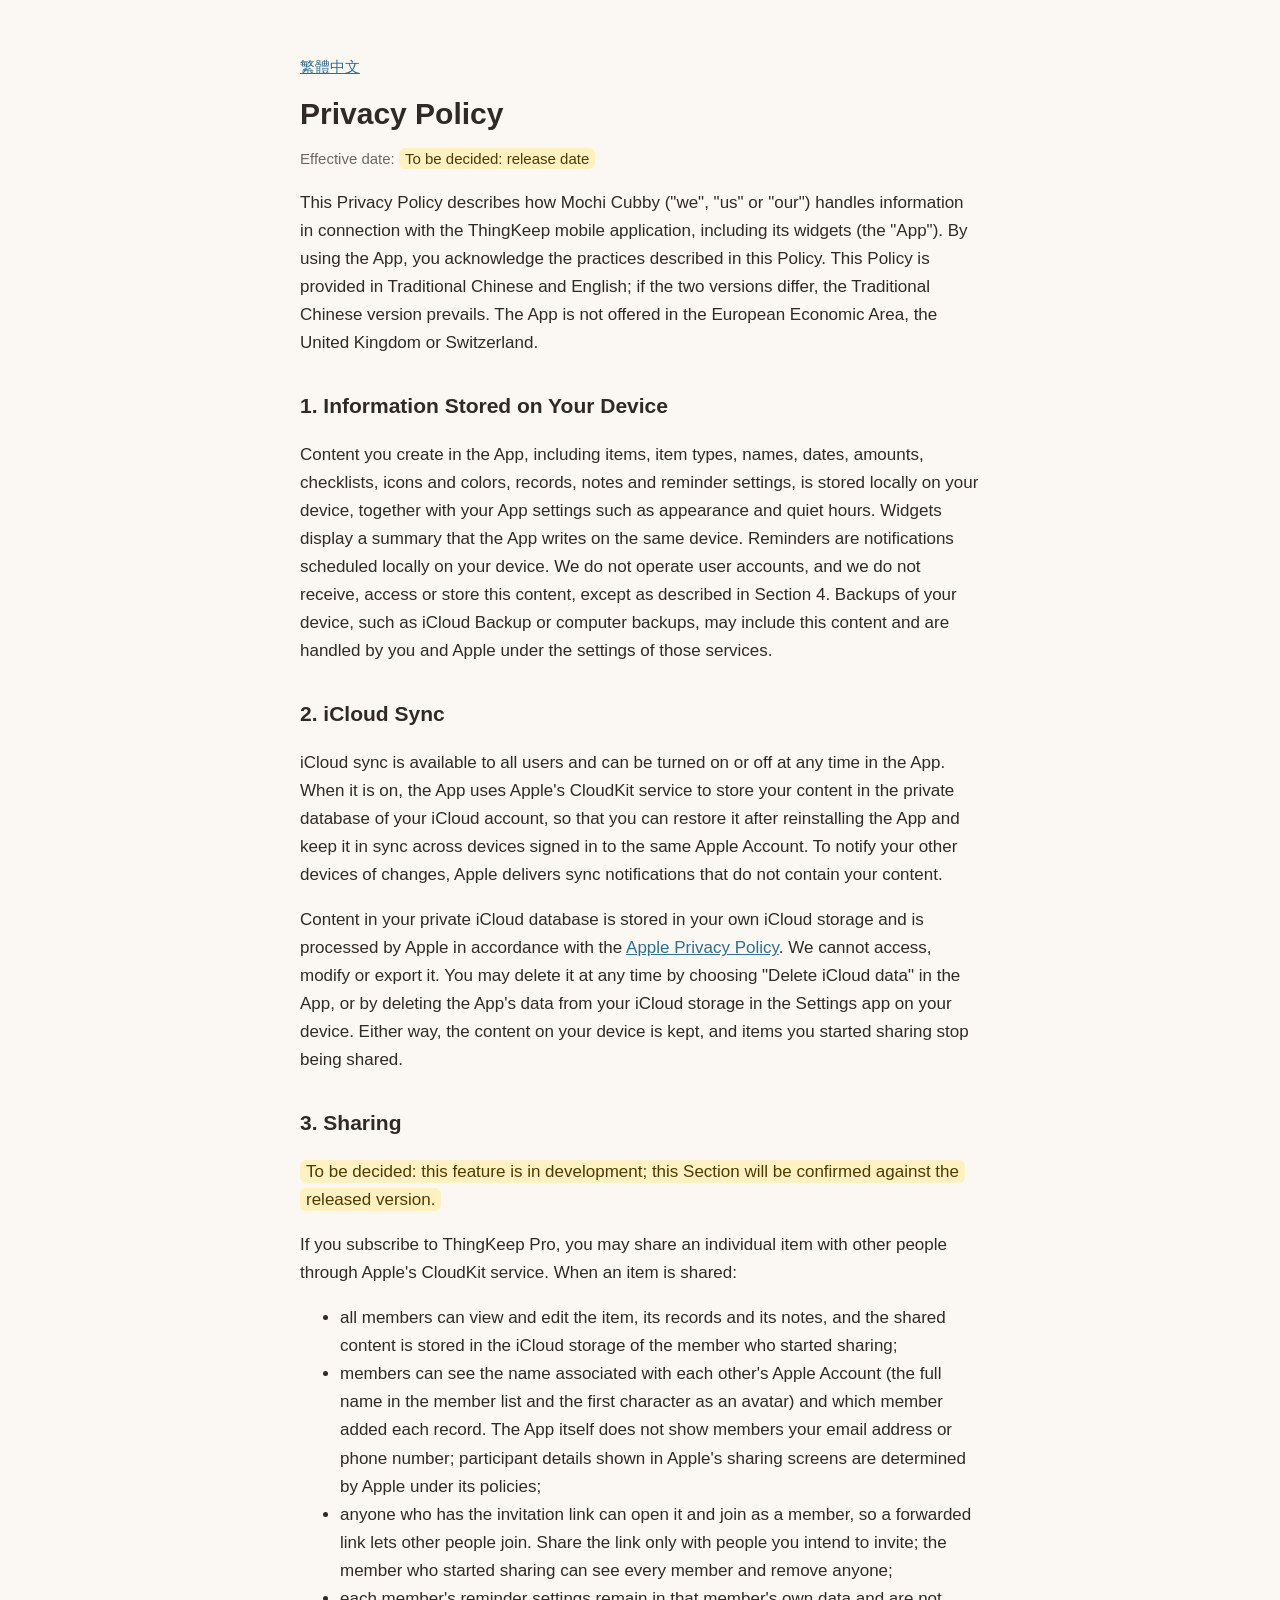
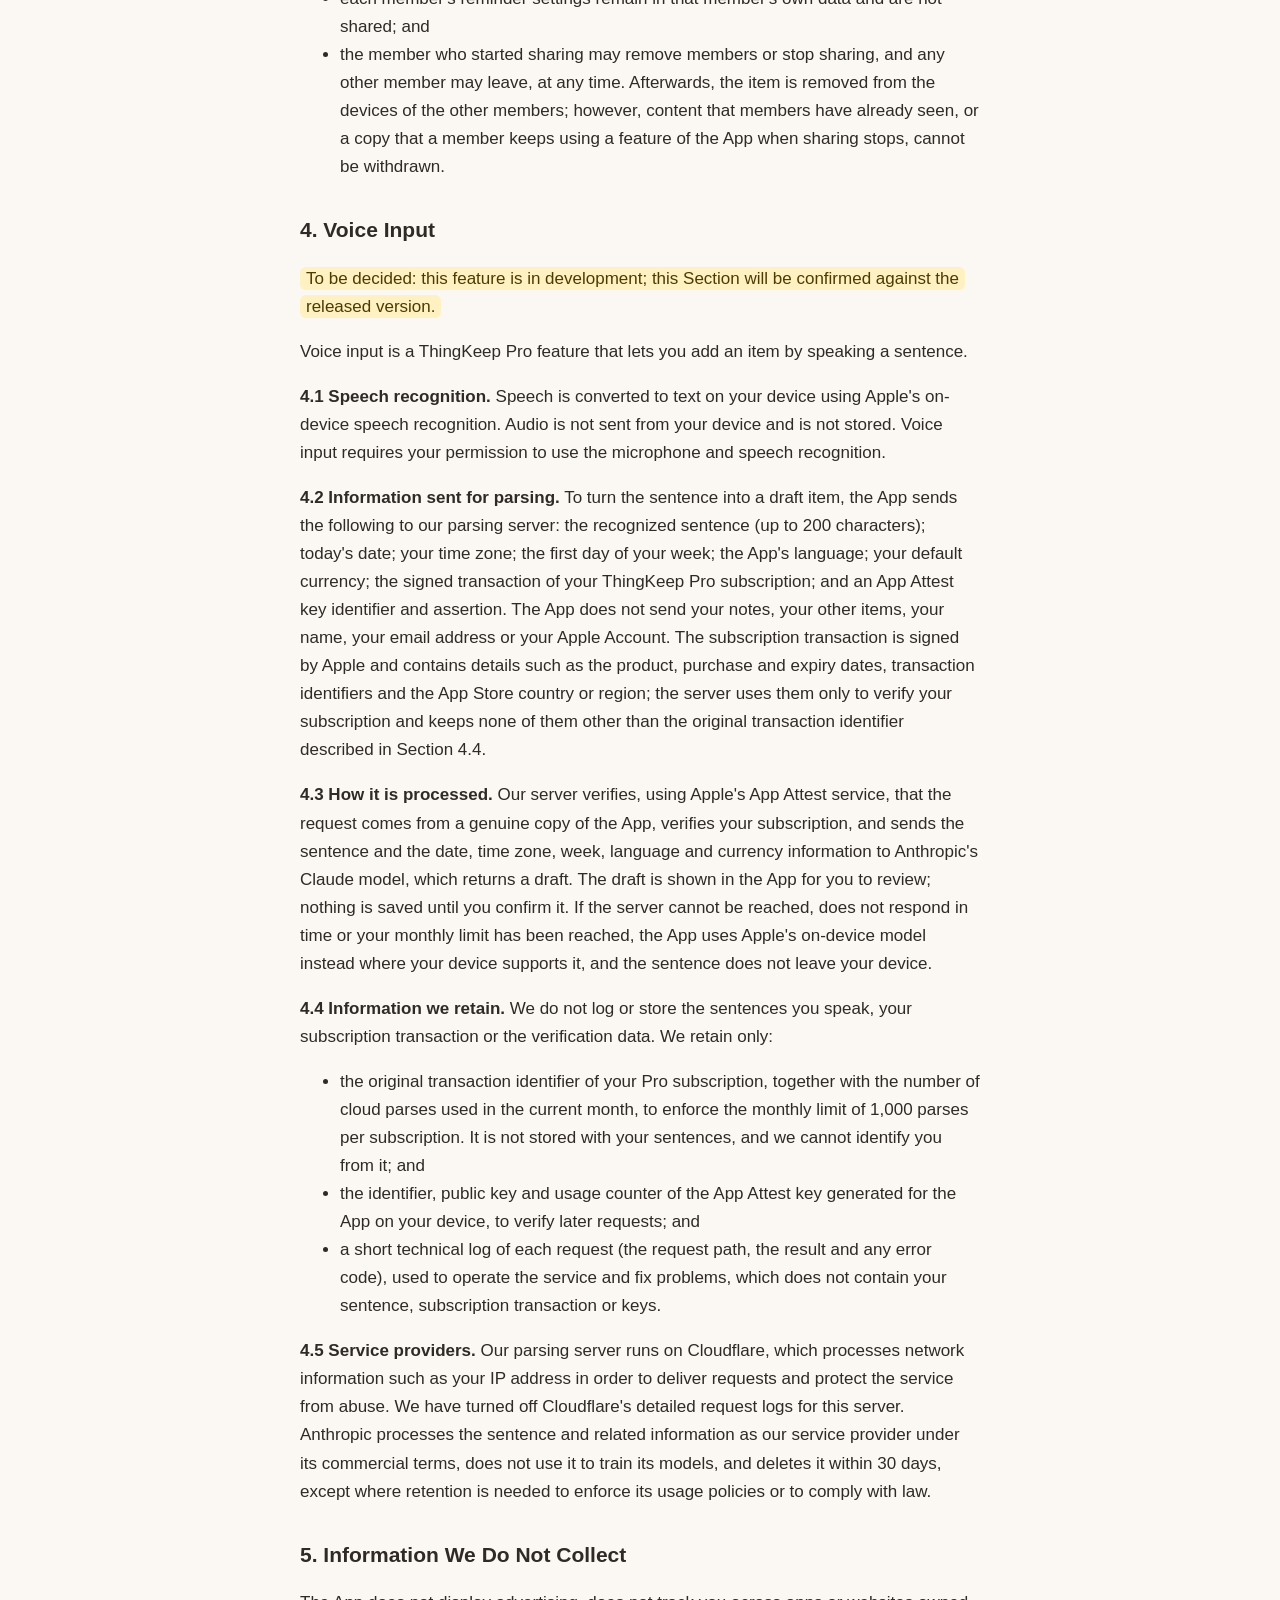
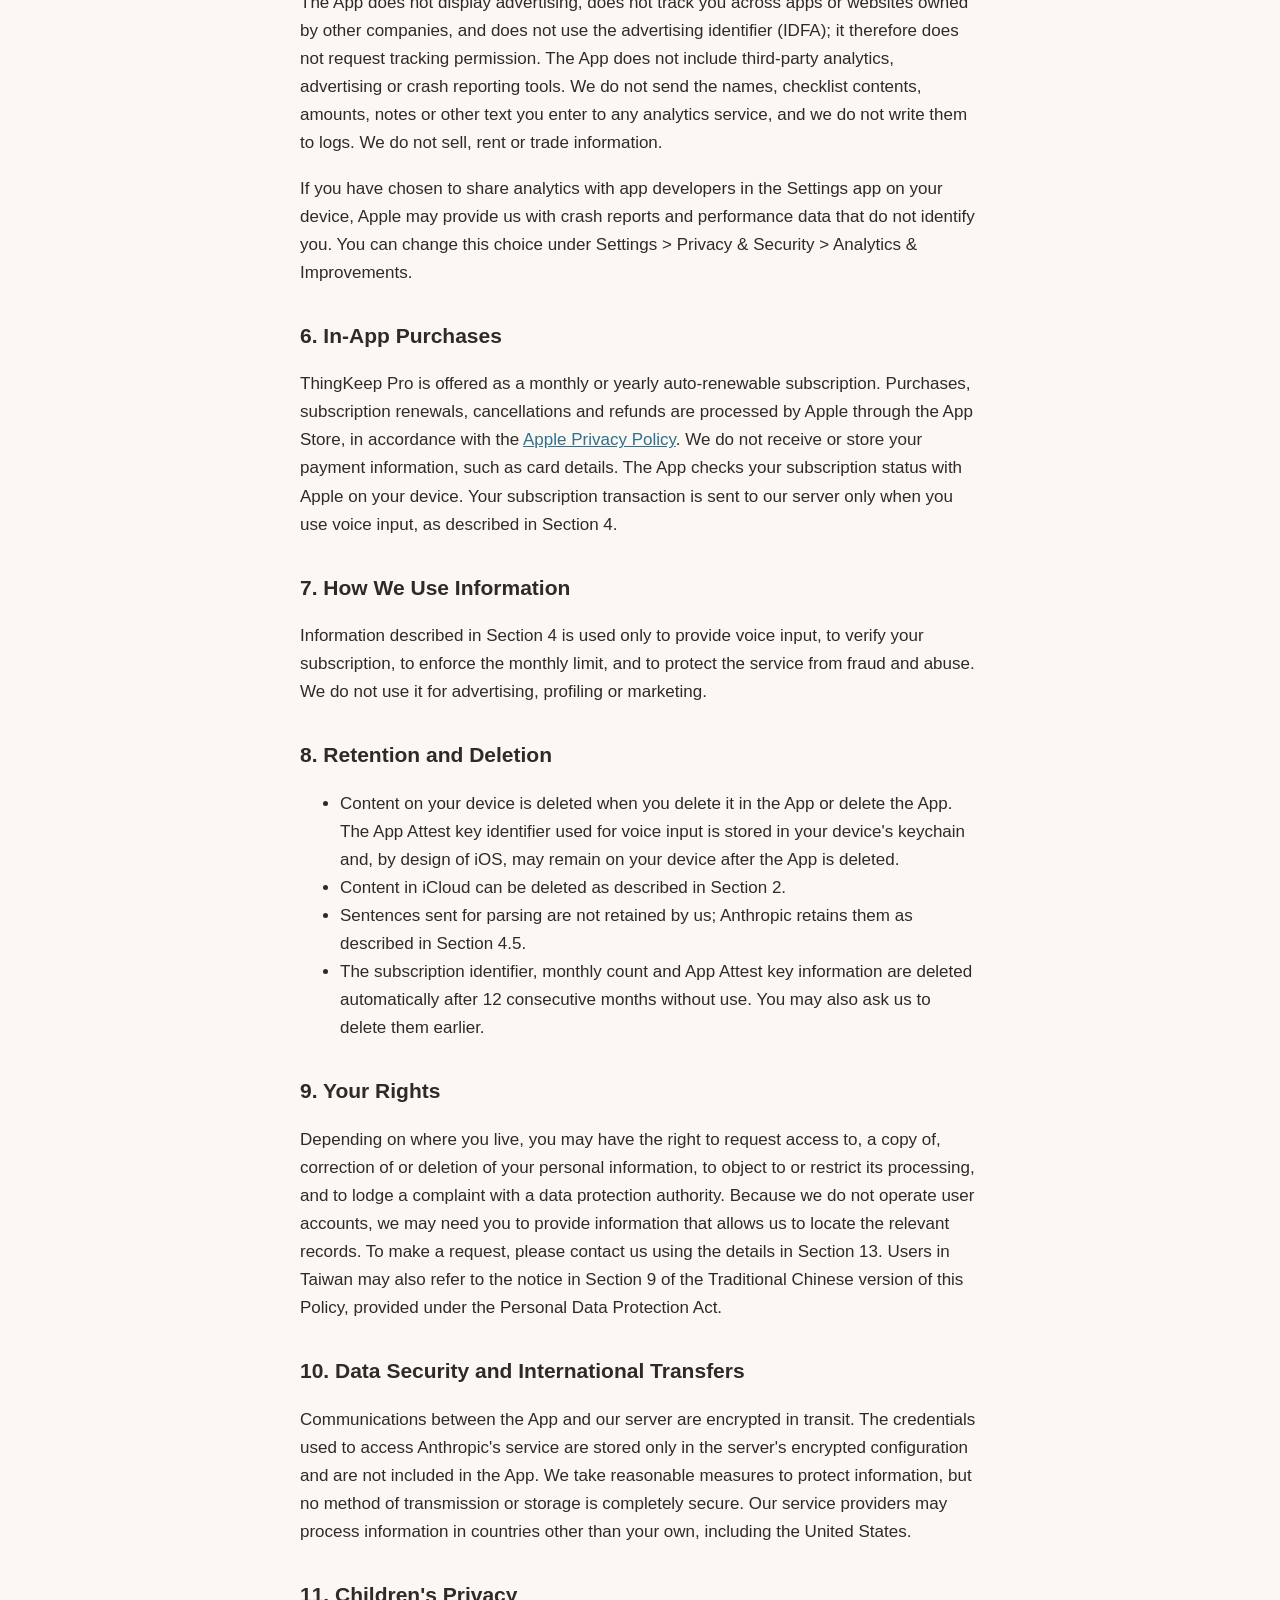
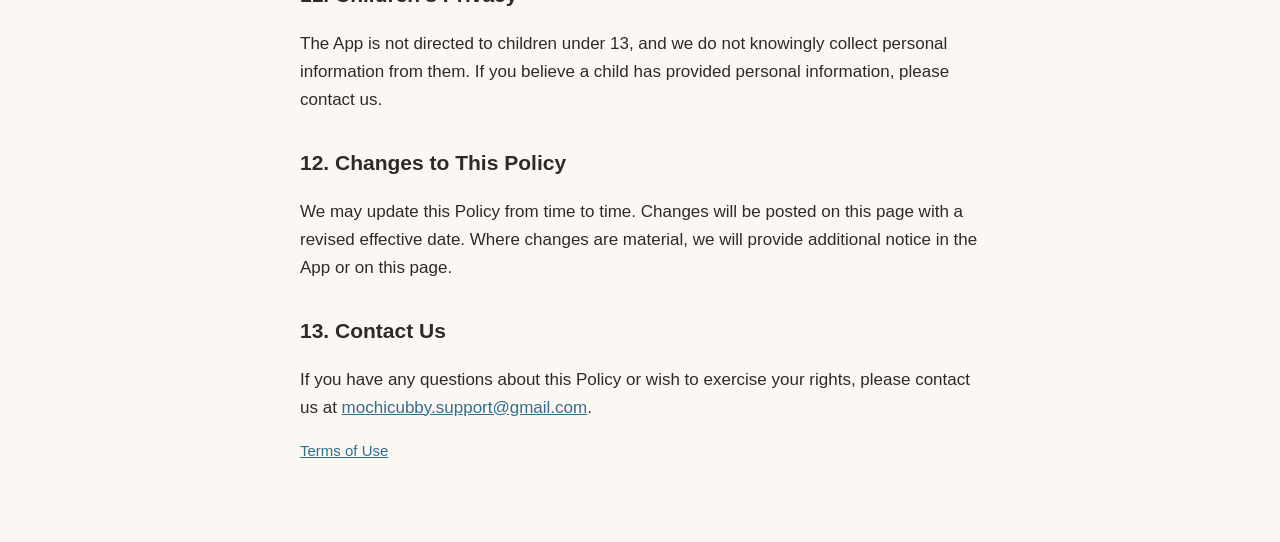
<file: thing-keep/en/privacy.html>
<!doctype html>
<html lang="en"><head><meta charset="utf-8"><meta name="viewport" content="width=device-width,initial-scale=1">
<title>ThingKeep Privacy</title><link rel="stylesheet" href="/style.css">
<link rel="alternate" hreflang="zh-Hant" href="/thing-keep/privacy">
<style>.note{background:#fff1c2;color:#4d3b00;border-radius:6px;padding:2px 6px;-webkit-box-decoration-break:clone;box-decoration-break:clone}</style></head>
<body><main>
<p class="muted"><a href="/thing-keep/privacy" hreflang="zh-Hant" lang="zh-Hant">繁體中文</a></p>
<h1>Privacy Policy</h1>
<p class="muted">Effective date: <span class="note">To be decided: release date</span></p>
<p>This Privacy Policy describes how Mochi Cubby ("we", "us" or "our") handles information in connection with the ThingKeep mobile application, including its widgets (the "App"). By using the App, you acknowledge the practices described in this Policy. This Policy is provided in Traditional Chinese and English; if the two versions differ, the Traditional Chinese version prevails. The App is not offered in the European Economic Area, the United Kingdom or Switzerland.</p>

<h2>1. Information Stored on Your Device</h2>
<p>Content you create in the App, including items, item types, names, dates, amounts, checklists, icons and colors, records, notes and reminder settings, is stored locally on your device, together with your App settings such as appearance and quiet hours. Widgets display a summary that the App writes on the same device. Reminders are notifications scheduled locally on your device. We do not operate user accounts, and we do not receive, access or store this content, except as described in Section 4. Backups of your device, such as iCloud Backup or computer backups, may include this content and are handled by you and Apple under the settings of those services.</p>

<h2>2. iCloud Sync</h2>
<p>iCloud sync is available to all users and can be turned on or off at any time in the App. When it is on, the App uses Apple's CloudKit service to store your content in the private database of your iCloud account, so that you can restore it after reinstalling the App and keep it in sync across devices signed in to the same Apple Account. To notify your other devices of changes, Apple delivers sync notifications that do not contain your content.</p>
<p>Content in your private iCloud database is stored in your own iCloud storage and is processed by Apple in accordance with the <a href="https://www.apple.com/legal/privacy/">Apple Privacy Policy</a>. We cannot access, modify or export it. You may delete it at any time by choosing "Delete iCloud data" in the App, or by deleting the App's data from your iCloud storage in the Settings app on your device. Either way, the content on your device is kept, and items you started sharing stop being shared.</p>

<h2>3. Sharing</h2>
<p><span class="note">To be decided: this feature is in development; this Section will be confirmed against the released version.</span></p>
<p>If you subscribe to ThingKeep Pro, you may share an individual item with other people through Apple's CloudKit service. When an item is shared:</p>
<ul>
<li>all members can view and edit the item, its records and its notes, and the shared content is stored in the iCloud storage of the member who started sharing;</li>
<li>members can see the name associated with each other's Apple Account (the full name in the member list and the first character as an avatar) and which member added each record. The App itself does not show members your email address or phone number; participant details shown in Apple's sharing screens are determined by Apple under its policies;</li>
<li>anyone who has the invitation link can open it and join as a member, so a forwarded link lets other people join. Share the link only with people you intend to invite; the member who started sharing can see every member and remove anyone;</li>
<li>each member's reminder settings remain in that member's own data and are not shared; and</li>
<li>the member who started sharing may remove members or stop sharing, and any other member may leave, at any time. Afterwards, the item is removed from the devices of the other members; however, content that members have already seen, or a copy that a member keeps using a feature of the App when sharing stops, cannot be withdrawn.</li>
</ul>

<h2>4. Voice Input</h2>
<p><span class="note">To be decided: this feature is in development; this Section will be confirmed against the released version.</span></p>
<p>Voice input is a ThingKeep Pro feature that lets you add an item by speaking a sentence.</p>
<p><strong>4.1 Speech recognition.</strong> Speech is converted to text on your device using Apple's on-device speech recognition. Audio is not sent from your device and is not stored. Voice input requires your permission to use the microphone and speech recognition.</p>
<p><strong>4.2 Information sent for parsing.</strong> To turn the sentence into a draft item, the App sends the following to our parsing server: the recognized sentence (up to 200 characters); today's date; your time zone; the first day of your week; the App's language; your default currency; the signed transaction of your ThingKeep Pro subscription; and an App Attest key identifier and assertion. The App does not send your notes, your other items, your name, your email address or your Apple Account. The subscription transaction is signed by Apple and contains details such as the product, purchase and expiry dates, transaction identifiers and the App Store country or region; the server uses them only to verify your subscription and keeps none of them other than the original transaction identifier described in Section 4.4.</p>
<p><strong>4.3 How it is processed.</strong> Our server verifies, using Apple's App Attest service, that the request comes from a genuine copy of the App, verifies your subscription, and sends the sentence and the date, time zone, week, language and currency information to Anthropic's Claude model, which returns a draft. The draft is shown in the App for you to review; nothing is saved until you confirm it. If the server cannot be reached, does not respond in time or your monthly limit has been reached, the App uses Apple's on-device model instead where your device supports it, and the sentence does not leave your device.</p>
<p><strong>4.4 Information we retain.</strong> We do not log or store the sentences you speak, your subscription transaction or the verification data. We retain only:</p>
<ul>
<li>the original transaction identifier of your Pro subscription, together with the number of cloud parses used in the current month, to enforce the monthly limit of 1,000 parses per subscription. It is not stored with your sentences, and we cannot identify you from it; and</li>
<li>the identifier, public key and usage counter of the App Attest key generated for the App on your device, to verify later requests; and</li>
<li>a short technical log of each request (the request path, the result and any error code), used to operate the service and fix problems, which does not contain your sentence, subscription transaction or keys.</li>
</ul>
<p><strong>4.5 Service providers.</strong> Our parsing server runs on Cloudflare, which processes network information such as your IP address in order to deliver requests and protect the service from abuse. We have turned off Cloudflare's detailed request logs for this server. Anthropic processes the sentence and related information as our service provider under its commercial terms, does not use it to train its models, and deletes it within 30 days, except where retention is needed to enforce its usage policies or to comply with law.</p>

<h2>5. Information We Do Not Collect</h2>
<p>The App does not display advertising, does not track you across apps or websites owned by other companies, and does not use the advertising identifier (IDFA); it therefore does not request tracking permission. The App does not include third-party analytics, advertising or crash reporting tools. We do not send the names, checklist contents, amounts, notes or other text you enter to any analytics service, and we do not write them to logs. We do not sell, rent or trade information.</p>
<p>If you have chosen to share analytics with app developers in the Settings app on your device, Apple may provide us with crash reports and performance data that do not identify you. You can change this choice under Settings &gt; Privacy &amp; Security &gt; Analytics &amp; Improvements.</p>

<h2>6. In-App Purchases</h2>
<p>ThingKeep Pro is offered as a monthly or yearly auto-renewable subscription. Purchases, subscription renewals, cancellations and refunds are processed by Apple through the App Store, in accordance with the <a href="https://www.apple.com/legal/privacy/">Apple Privacy Policy</a>. We do not receive or store your payment information, such as card details. The App checks your subscription status with Apple on your device. Your subscription transaction is sent to our server only when you use voice input, as described in Section 4.</p>

<h2>7. How We Use Information</h2>
<p>Information described in Section 4 is used only to provide voice input, to verify your subscription, to enforce the monthly limit, and to protect the service from fraud and abuse. We do not use it for advertising, profiling or marketing.</p>

<h2>8. Retention and Deletion</h2>
<ul>
<li>Content on your device is deleted when you delete it in the App or delete the App. The App Attest key identifier used for voice input is stored in your device's keychain and, by design of iOS, may remain on your device after the App is deleted.</li>
<li>Content in iCloud can be deleted as described in Section 2.</li>
<li>Sentences sent for parsing are not retained by us; Anthropic retains them as described in Section 4.5.</li>
<li>The subscription identifier, monthly count and App Attest key information are deleted automatically after 12 consecutive months without use. You may also ask us to delete them earlier.</li>
</ul>

<h2>9. Your Rights</h2>
<p>Depending on where you live, you may have the right to request access to, a copy of, correction of or deletion of your personal information, to object to or restrict its processing, and to lodge a complaint with a data protection authority. Because we do not operate user accounts, we may need you to provide information that allows us to locate the relevant records. To make a request, please contact us using the details in Section 13. Users in Taiwan may also refer to the notice in Section 9 of the Traditional Chinese version of this Policy, provided under the Personal Data Protection Act.</p>

<h2>10. Data Security and International Transfers</h2>
<p>Communications between the App and our server are encrypted in transit. The credentials used to access Anthropic's service are stored only in the server's encrypted configuration and are not included in the App. We take reasonable measures to protect information, but no method of transmission or storage is completely secure. Our service providers may process information in countries other than your own, including the United States.</p>

<h2>11. Children's Privacy</h2>
<p>The App is not directed to children under 13, and we do not knowingly collect personal information from them. If you believe a child has provided personal information, please contact us.</p>

<h2>12. Changes to This Policy</h2>
<p>We may update this Policy from time to time. Changes will be posted on this page with a revised effective date. Where changes are material, we will provide additional notice in the App or on this page.</p>

<h2>13. Contact Us</h2>
<p>If you have any questions about this Policy or wish to exercise your rights, please contact us at <a href="mailto:mochicubby.support@gmail.com">mochicubby.support@gmail.com</a>.</p>
<p class="muted"><a href="/thing-keep/en/terms">Terms of Use</a></p>
</main></body></html>
</file>
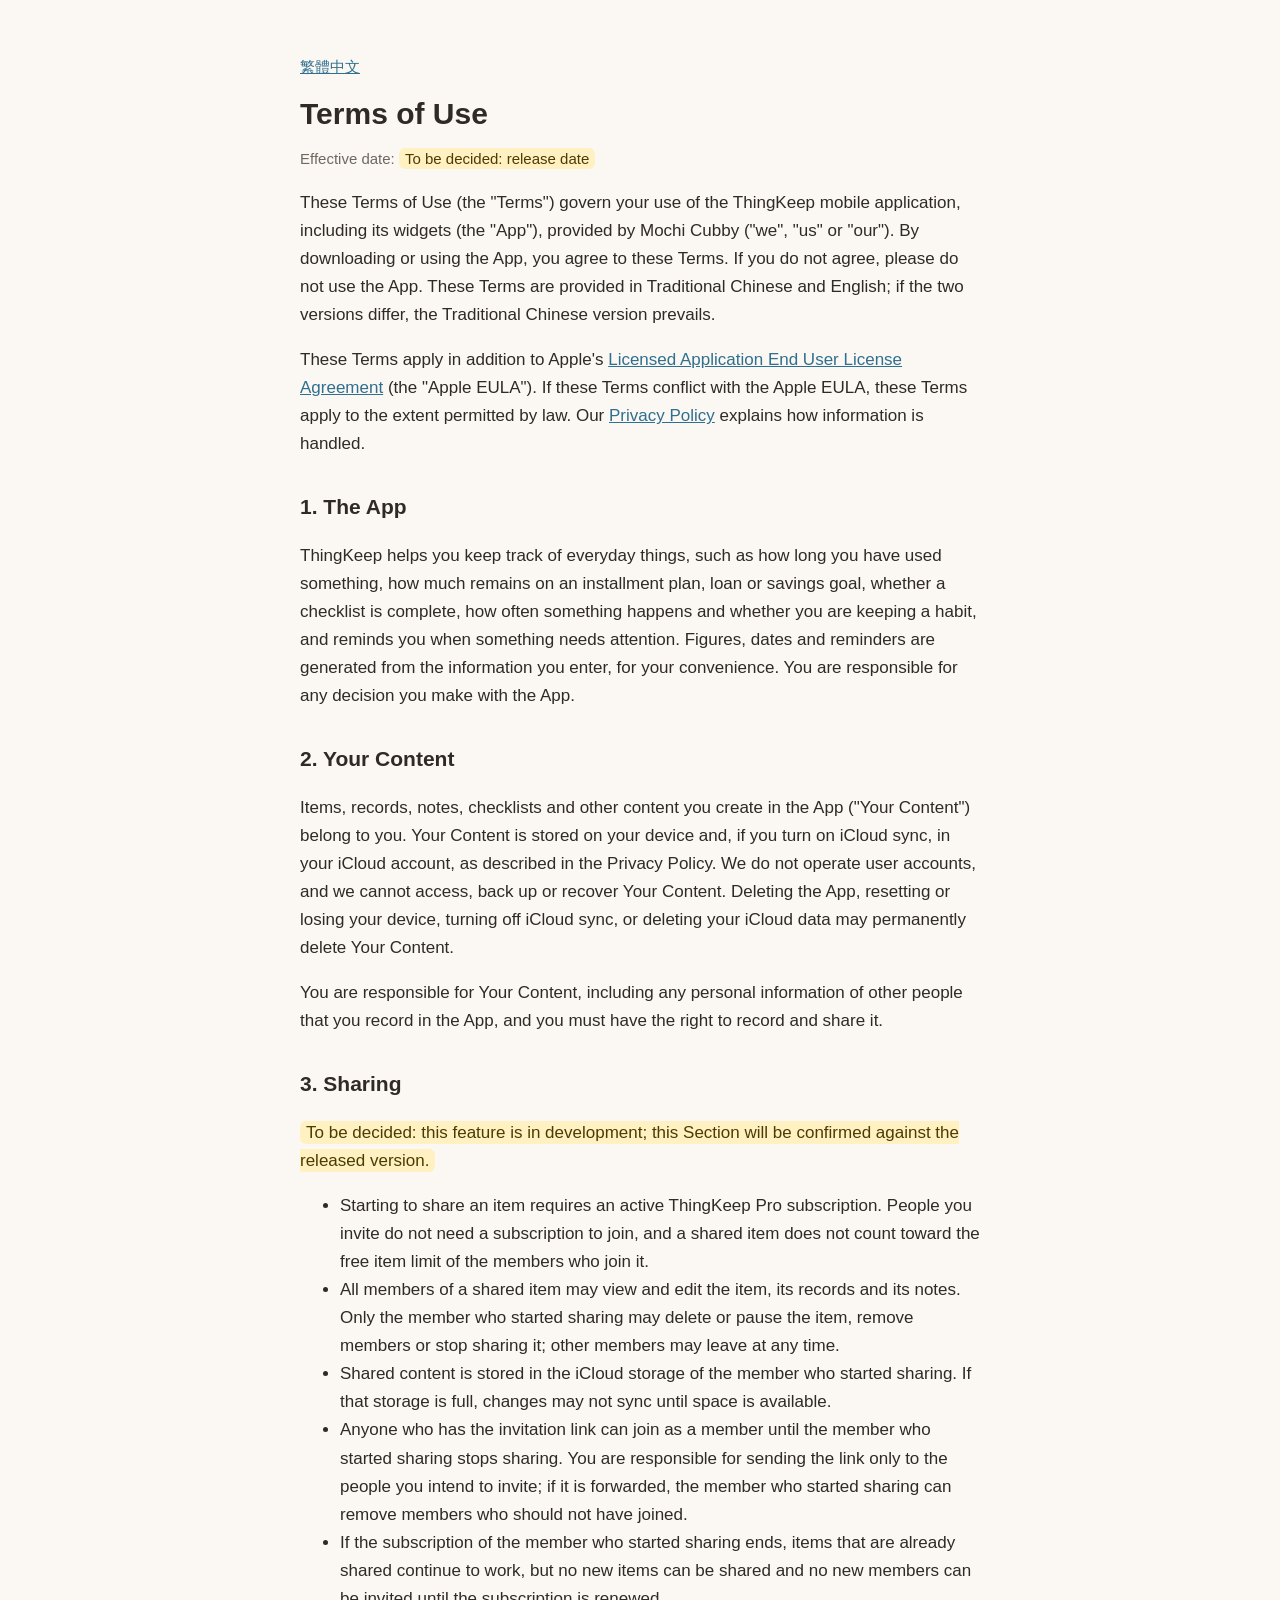
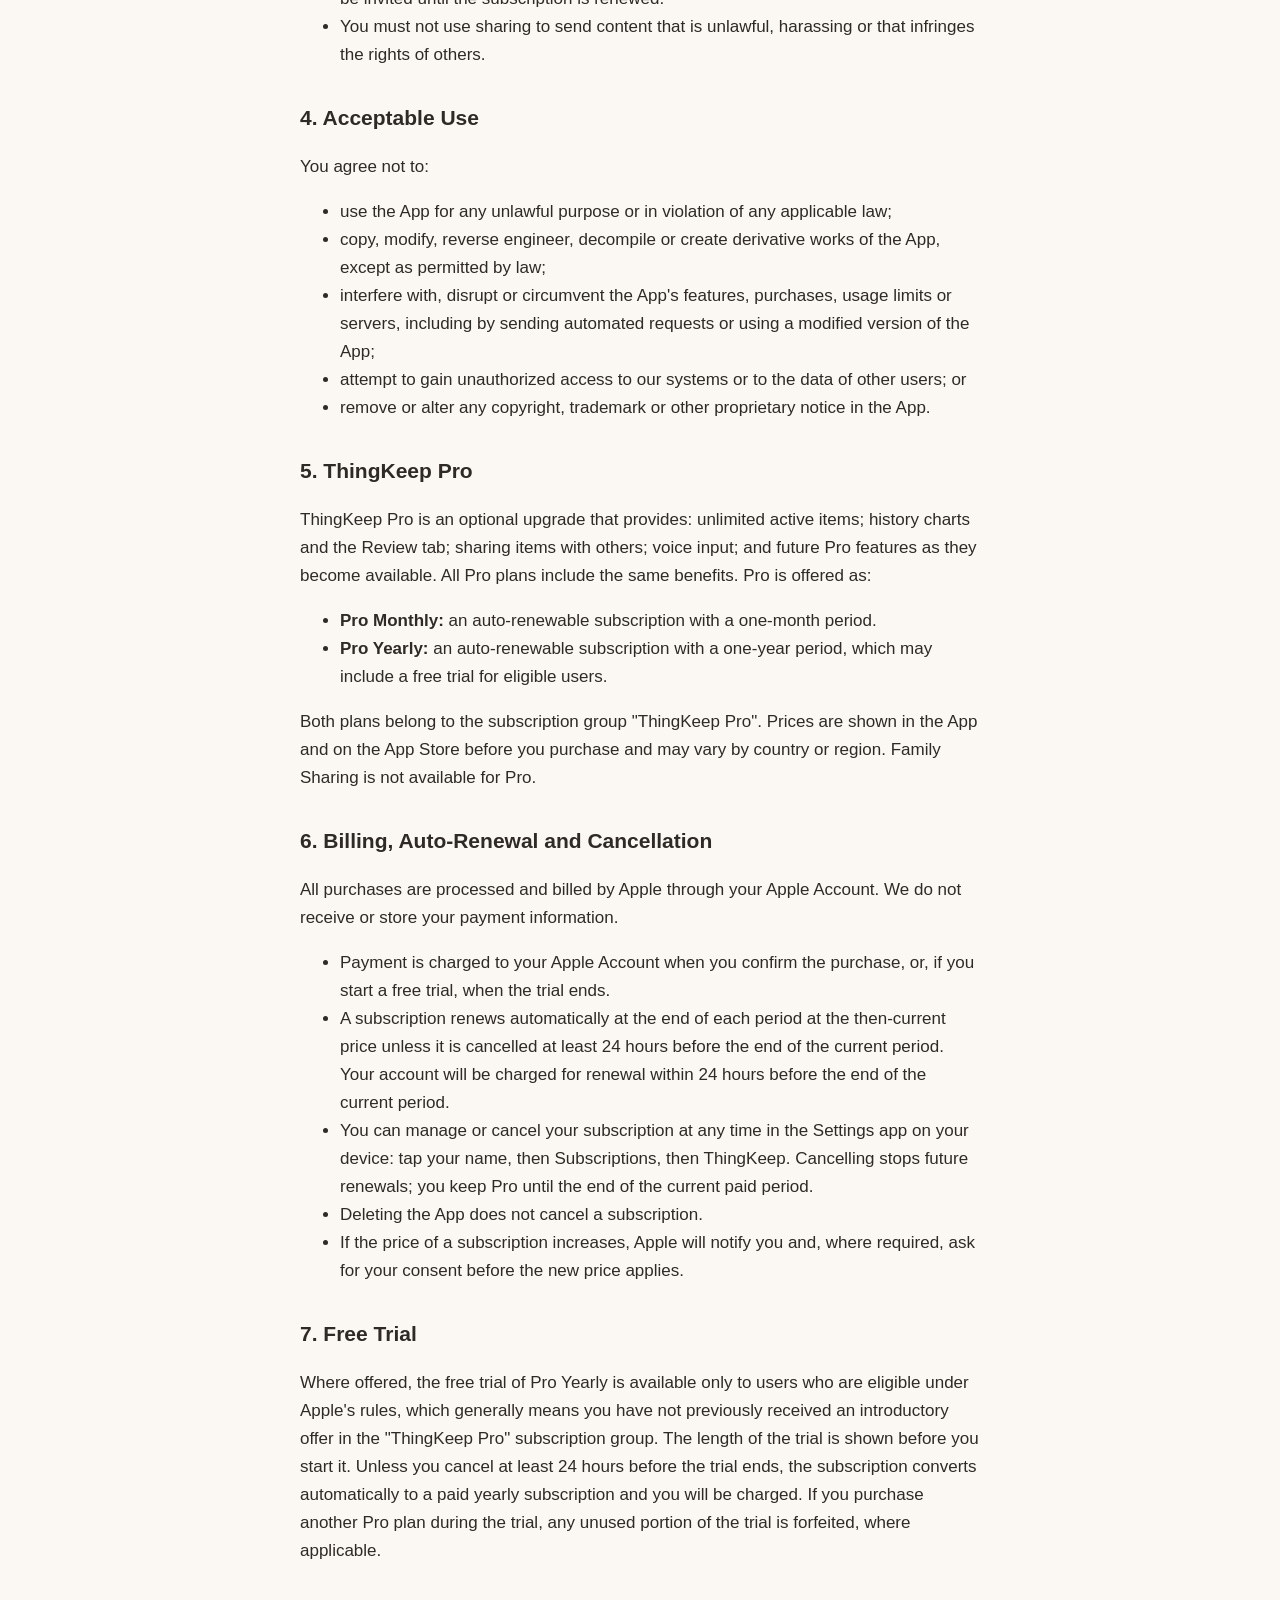
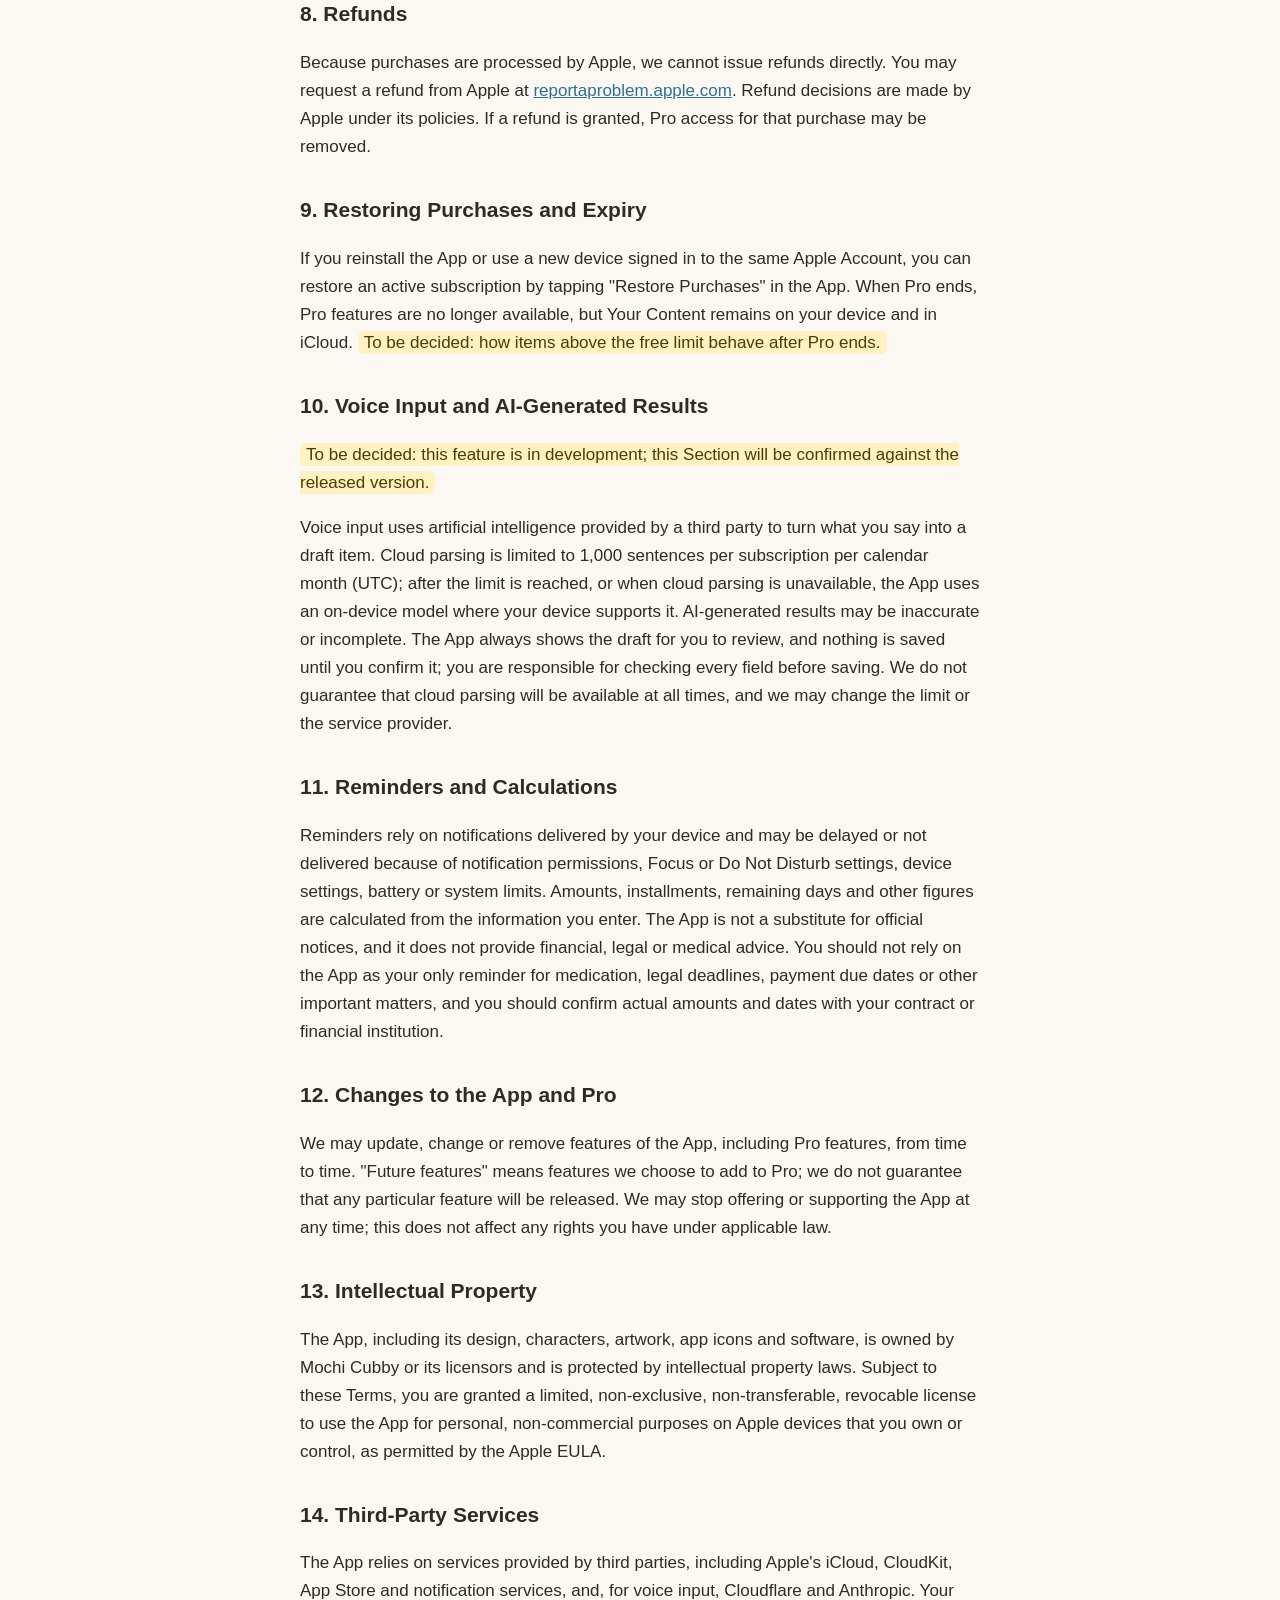
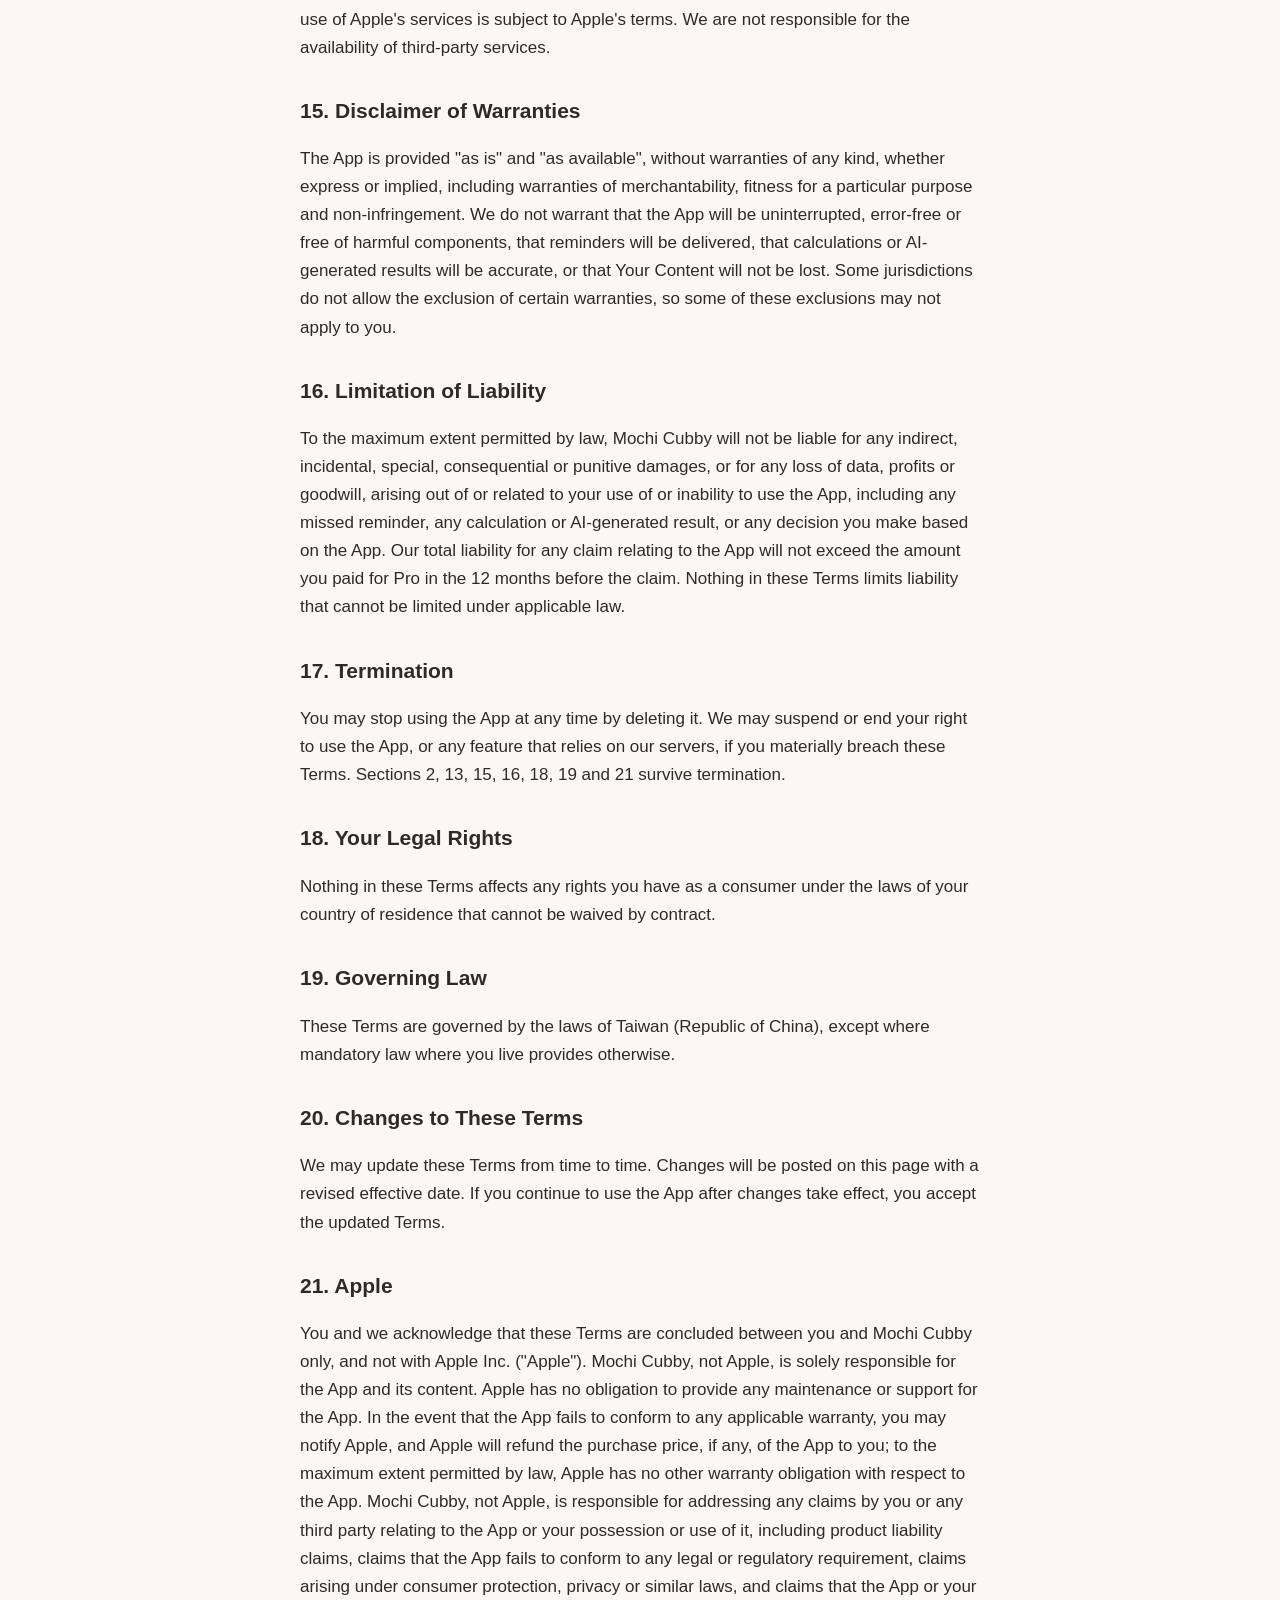
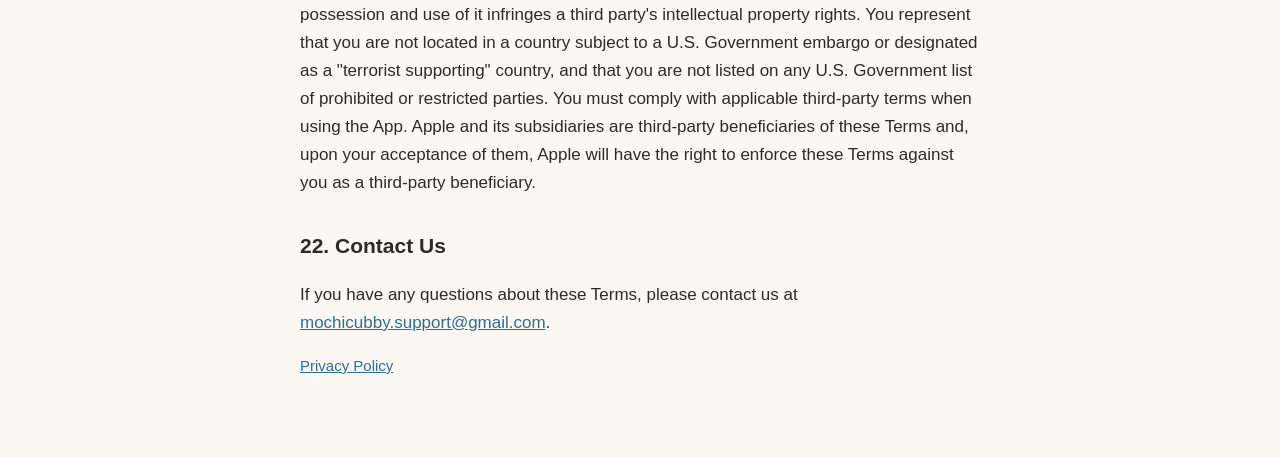
<file: thing-keep/en/terms.html>
<!doctype html>
<html lang="en"><head><meta charset="utf-8"><meta name="viewport" content="width=device-width,initial-scale=1">
<title>ThingKeep Terms</title><link rel="stylesheet" href="/style.css">
<link rel="alternate" hreflang="zh-Hant" href="/thing-keep/terms">
<style>.note{background:#fff1c2;color:#4d3b00;border-radius:6px;padding:2px 6px}</style></head>
<body><main>
<p class="muted"><a href="/thing-keep/terms" hreflang="zh-Hant" lang="zh-Hant">繁體中文</a></p>
<h1>Terms of Use</h1>
<p class="muted">Effective date: <span class="note">To be decided: release date</span></p>
<p>These Terms of Use (the "Terms") govern your use of the ThingKeep mobile application, including its widgets (the "App"), provided by Mochi Cubby ("we", "us" or "our"). By downloading or using the App, you agree to these Terms. If you do not agree, please do not use the App. These Terms are provided in Traditional Chinese and English; if the two versions differ, the Traditional Chinese version prevails.</p>
<p>These Terms apply in addition to Apple's <a href="https://www.apple.com/legal/internet-services/itunes/dev/stdeula/">Licensed Application End User License Agreement</a> (the "Apple EULA"). If these Terms conflict with the Apple EULA, these Terms apply to the extent permitted by law. Our <a href="/thing-keep/en/privacy">Privacy Policy</a> explains how information is handled.</p>

<h2>1. The App</h2>
<p>ThingKeep helps you keep track of everyday things, such as how long you have used something, how much remains on an installment plan, loan or savings goal, whether a checklist is complete, how often something happens and whether you are keeping a habit, and reminds you when something needs attention. Figures, dates and reminders are generated from the information you enter, for your convenience. You are responsible for any decision you make with the App.</p>

<h2>2. Your Content</h2>
<p>Items, records, notes, checklists and other content you create in the App ("Your Content") belong to you. Your Content is stored on your device and, if you turn on iCloud sync, in your iCloud account, as described in the Privacy Policy. We do not operate user accounts, and we cannot access, back up or recover Your Content. Deleting the App, resetting or losing your device, turning off iCloud sync, or deleting your iCloud data may permanently delete Your Content.</p>
<p>You are responsible for Your Content, including any personal information of other people that you record in the App, and you must have the right to record and share it.</p>

<h2>3. Sharing</h2>
<p><span class="note">To be decided: this feature is in development; this Section will be confirmed against the released version.</span></p>
<ul>
<li>Starting to share an item requires an active ThingKeep Pro subscription. People you invite do not need a subscription to join, and a shared item does not count toward the free item limit of the members who join it.</li>
<li>All members of a shared item may view and edit the item, its records and its notes. Only the member who started sharing may delete or pause the item, remove members or stop sharing it; other members may leave at any time.</li>
<li>Shared content is stored in the iCloud storage of the member who started sharing. If that storage is full, changes may not sync until space is available.</li>
<li>Anyone who has the invitation link can join as a member until the member who started sharing stops sharing. You are responsible for sending the link only to the people you intend to invite; if it is forwarded, the member who started sharing can remove members who should not have joined.</li>
<li>If the subscription of the member who started sharing ends, items that are already shared continue to work, but no new items can be shared and no new members can be invited until the subscription is renewed.</li>
<li>You must not use sharing to send content that is unlawful, harassing or that infringes the rights of others.</li>
</ul>

<h2>4. Acceptable Use</h2>
<p>You agree not to:</p>
<ul>
<li>use the App for any unlawful purpose or in violation of any applicable law;</li>
<li>copy, modify, reverse engineer, decompile or create derivative works of the App, except as permitted by law;</li>
<li>interfere with, disrupt or circumvent the App's features, purchases, usage limits or servers, including by sending automated requests or using a modified version of the App;</li>
<li>attempt to gain unauthorized access to our systems or to the data of other users; or</li>
<li>remove or alter any copyright, trademark or other proprietary notice in the App.</li>
</ul>

<h2>5. ThingKeep Pro</h2>
<p>ThingKeep Pro is an optional upgrade that provides: unlimited active items; history charts and the Review tab; sharing items with others; voice input; and future Pro features as they become available. All Pro plans include the same benefits. Pro is offered as:</p>
<ul>
<li><strong>Pro Monthly:</strong> an auto-renewable subscription with a one-month period.</li>
<li><strong>Pro Yearly:</strong> an auto-renewable subscription with a one-year period, which may include a free trial for eligible users.</li>
</ul>
<p>Both plans belong to the subscription group "ThingKeep Pro". Prices are shown in the App and on the App Store before you purchase and may vary by country or region. Family Sharing is not available for Pro.</p>

<h2>6. Billing, Auto-Renewal and Cancellation</h2>
<p>All purchases are processed and billed by Apple through your Apple Account. We do not receive or store your payment information.</p>
<ul>
<li>Payment is charged to your Apple Account when you confirm the purchase, or, if you start a free trial, when the trial ends.</li>
<li>A subscription renews automatically at the end of each period at the then-current price unless it is cancelled at least 24 hours before the end of the current period. Your account will be charged for renewal within 24 hours before the end of the current period.</li>
<li>You can manage or cancel your subscription at any time in the Settings app on your device: tap your name, then Subscriptions, then ThingKeep. Cancelling stops future renewals; you keep Pro until the end of the current paid period.</li>
<li>Deleting the App does not cancel a subscription.</li>
<li>If the price of a subscription increases, Apple will notify you and, where required, ask for your consent before the new price applies.</li>
</ul>

<h2>7. Free Trial</h2>
<p>Where offered, the free trial of Pro Yearly is available only to users who are eligible under Apple's rules, which generally means you have not previously received an introductory offer in the "ThingKeep Pro" subscription group. The length of the trial is shown before you start it. Unless you cancel at least 24 hours before the trial ends, the subscription converts automatically to a paid yearly subscription and you will be charged. If you purchase another Pro plan during the trial, any unused portion of the trial is forfeited, where applicable.</p>

<h2>8. Refunds</h2>
<p>Because purchases are processed by Apple, we cannot issue refunds directly. You may request a refund from Apple at <a href="https://reportaproblem.apple.com">reportaproblem.apple.com</a>. Refund decisions are made by Apple under its policies. If a refund is granted, Pro access for that purchase may be removed.</p>

<h2>9. Restoring Purchases and Expiry</h2>
<p>If you reinstall the App or use a new device signed in to the same Apple Account, you can restore an active subscription by tapping "Restore Purchases" in the App. When Pro ends, Pro features are no longer available, but Your Content remains on your device and in iCloud. <span class="note">To be decided: how items above the free limit behave after Pro ends.</span></p>

<h2>10. Voice Input and AI-Generated Results</h2>
<p><span class="note">To be decided: this feature is in development; this Section will be confirmed against the released version.</span></p>
<p>Voice input uses artificial intelligence provided by a third party to turn what you say into a draft item. Cloud parsing is limited to 1,000 sentences per subscription per calendar month (UTC); after the limit is reached, or when cloud parsing is unavailable, the App uses an on-device model where your device supports it. AI-generated results may be inaccurate or incomplete. The App always shows the draft for you to review, and nothing is saved until you confirm it; you are responsible for checking every field before saving. We do not guarantee that cloud parsing will be available at all times, and we may change the limit or the service provider.</p>

<h2>11. Reminders and Calculations</h2>
<p>Reminders rely on notifications delivered by your device and may be delayed or not delivered because of notification permissions, Focus or Do Not Disturb settings, device settings, battery or system limits. Amounts, installments, remaining days and other figures are calculated from the information you enter. The App is not a substitute for official notices, and it does not provide financial, legal or medical advice. You should not rely on the App as your only reminder for medication, legal deadlines, payment due dates or other important matters, and you should confirm actual amounts and dates with your contract or financial institution.</p>

<h2>12. Changes to the App and Pro</h2>
<p>We may update, change or remove features of the App, including Pro features, from time to time. "Future features" means features we choose to add to Pro; we do not guarantee that any particular feature will be released. We may stop offering or supporting the App at any time; this does not affect any rights you have under applicable law.</p>

<h2>13. Intellectual Property</h2>
<p>The App, including its design, characters, artwork, app icons and software, is owned by Mochi Cubby or its licensors and is protected by intellectual property laws. Subject to these Terms, you are granted a limited, non-exclusive, non-transferable, revocable license to use the App for personal, non-commercial purposes on Apple devices that you own or control, as permitted by the Apple EULA.</p>

<h2>14. Third-Party Services</h2>
<p>The App relies on services provided by third parties, including Apple's iCloud, CloudKit, App Store and notification services, and, for voice input, Cloudflare and Anthropic. Your use of Apple's services is subject to Apple's terms. We are not responsible for the availability of third-party services.</p>

<h2>15. Disclaimer of Warranties</h2>
<p>The App is provided "as is" and "as available", without warranties of any kind, whether express or implied, including warranties of merchantability, fitness for a particular purpose and non-infringement. We do not warrant that the App will be uninterrupted, error-free or free of harmful components, that reminders will be delivered, that calculations or AI-generated results will be accurate, or that Your Content will not be lost. Some jurisdictions do not allow the exclusion of certain warranties, so some of these exclusions may not apply to you.</p>

<h2>16. Limitation of Liability</h2>
<p>To the maximum extent permitted by law, Mochi Cubby will not be liable for any indirect, incidental, special, consequential or punitive damages, or for any loss of data, profits or goodwill, arising out of or related to your use of or inability to use the App, including any missed reminder, any calculation or AI-generated result, or any decision you make based on the App. Our total liability for any claim relating to the App will not exceed the amount you paid for Pro in the 12 months before the claim. Nothing in these Terms limits liability that cannot be limited under applicable law.</p>

<h2>17. Termination</h2>
<p>You may stop using the App at any time by deleting it. We may suspend or end your right to use the App, or any feature that relies on our servers, if you materially breach these Terms. Sections 2, 13, 15, 16, 18, 19 and 21 survive termination.</p>

<h2>18. Your Legal Rights</h2>
<p>Nothing in these Terms affects any rights you have as a consumer under the laws of your country of residence that cannot be waived by contract.</p>

<h2>19. Governing Law</h2>
<p>These Terms are governed by the laws of Taiwan (Republic of China), except where mandatory law where you live provides otherwise.</p>

<h2>20. Changes to These Terms</h2>
<p>We may update these Terms from time to time. Changes will be posted on this page with a revised effective date. If you continue to use the App after changes take effect, you accept the updated Terms.</p>

<h2>21. Apple</h2>
<p>You and we acknowledge that these Terms are concluded between you and Mochi Cubby only, and not with Apple Inc. ("Apple"). Mochi Cubby, not Apple, is solely responsible for the App and its content. Apple has no obligation to provide any maintenance or support for the App. In the event that the App fails to conform to any applicable warranty, you may notify Apple, and Apple will refund the purchase price, if any, of the App to you; to the maximum extent permitted by law, Apple has no other warranty obligation with respect to the App. Mochi Cubby, not Apple, is responsible for addressing any claims by you or any third party relating to the App or your possession or use of it, including product liability claims, claims that the App fails to conform to any legal or regulatory requirement, claims arising under consumer protection, privacy or similar laws, and claims that the App or your possession and use of it infringes a third party's intellectual property rights. You represent that you are not located in a country subject to a U.S. Government embargo or designated as a "terrorist supporting" country, and that you are not listed on any U.S. Government list of prohibited or restricted parties. You must comply with applicable third-party terms when using the App. Apple and its subsidiaries are third-party beneficiaries of these Terms and, upon your acceptance of them, Apple will have the right to enforce these Terms against you as a third-party beneficiary.</p>

<h2>22. Contact Us</h2>
<p>If you have any questions about these Terms, please contact us at <a href="mailto:mochicubby.support@gmail.com">mochicubby.support@gmail.com</a>.</p>
<p class="muted"><a href="/thing-keep/en/privacy">Privacy Policy</a></p>
</main></body></html>
</file>
<file: assets/home.css>
:root{
  color-scheme:light dark;
  --bg:#FBF6EE;--paper:#FFFDF9;--ink:#4A3B33;--muted:#7A6658;--line:#EEDFCC;
  --picki-bg:#E7EFE4;--picki-ink:#3F5A47;--picki-accent:#4E6D57;--picki-soft:#D6E4D2;
  --thing-bg:#EEEDFB;--thing-ink:#34325A;--thing-accent:#6266CA;--thing-soft:#DCDBF6;
  --shadow:0 18px 40px -22px rgba(110,80,50,.35);
  --sf:ui-rounded,"SF Pro Rounded","Nunito",system-ui,sans-serif;
  --round:"Fredoka",ui-rounded,"SF Pro Rounded",-apple-system,"PingFang TC","Noto Sans TC",sans-serif;
}
@media (prefers-color-scheme:dark){:root{
  --bg:#1F1A17;--paper:#2A2420;--ink:#F3EBE2;--muted:#C2B3A5;--line:#3A322C;
  --picki-bg:#202C25;--picki-ink:#DDE8DA;--picki-accent:#BCD1B9;--picki-soft:#2F4035;
  --thing-bg:#1E1D36;--thing-ink:#EEEDFB;--thing-accent:#9094F2;--thing-soft:#2D2B57;
  --shadow:0 18px 40px -22px rgba(0,0,0,.7);
}}
*{box-sizing:border-box}
html{scroll-behavior:smooth}
body{margin:0;background:var(--bg);color:var(--ink);font:17px/1.65 -apple-system,BlinkMacSystemFont,"PingFang TC","Noto Sans TC",sans-serif;-webkit-font-smoothing:antialiased;overflow-x:hidden}
a{color:inherit}
img{max-width:100%;height:auto}

/* ---------- Scroll reveal ---------- */
.js .reveal{opacity:0;transform:translateY(32px);transition:opacity .9s ease var(--d,0s),transform .9s cubic-bezier(.2,.7,.2,1) var(--d,0s)}
.js .reveal.is-in{opacity:1;transform:none}

/* ---------- Hero ---------- */
.hero{position:relative;min-height:92vh;min-height:92svh;display:flex;flex-direction:column;align-items:center;justify-content:center;text-align:center;padding:48px 16px 96px;overflow:hidden}
.hero-logo{position:relative;z-index:1;margin:0;line-height:0}
.hero-logo img{width:min(620px,88vw);animation:squish 5s ease-in-out 1.2s infinite;transform-origin:50% 85%}
.tagline{position:relative;z-index:1;font-size:clamp(17px,2.4vw,21px);color:var(--muted);margin:20px auto 28px;max-width:34em}
.hero-apps{position:relative;z-index:1;display:flex;flex-wrap:wrap;justify-content:center;gap:12px;margin:0 0 26px}
.hero-app{display:flex;align-items:center;gap:10px;text-decoration:none;background:var(--paper);border:1px solid var(--line);border-radius:22px;padding:8px 18px 8px 8px;box-shadow:var(--shadow);text-align:left;transition:transform .2s}
.hero-app:hover{transform:translateY(-3px)}
.hero-app img{width:44px;height:44px;border-radius:13px;object-fit:cover;object-position:50% 12%}
.hero-app.is-thing img{background:#fff}
.hero-app b{display:block;font-family:var(--round);font-weight:600;font-size:17px;line-height:1.2}
.hero-app.is-picki b{color:var(--picki-accent)}.hero-app.is-thing b{color:var(--thing-accent)}
.hero-app small{display:block;font-size:13px;color:var(--muted)}
.scroll-cue{position:relative;z-index:1;display:inline-block;font-family:var(--round);font-weight:500;text-decoration:none;background:var(--paper);border:1px solid var(--line);padding:10px 22px;border-radius:999px;box-shadow:var(--shadow)}
.scroll-cue::after{content:"↓";display:inline-block;margin-left:6px;animation:nudge 1.8s ease-in-out infinite}
.puffs span{position:absolute;border-radius:50%;background:var(--paper);opacity:.9;animation:float 9s ease-in-out infinite}
.puffs span:nth-child(1){width:120px;height:80px;left:6%;top:16%}
.puffs span:nth-child(2){width:70px;height:48px;left:12%;top:70%;animation-delay:-3s;background:#F7E1D4}
.puffs span:nth-child(3){width:150px;height:96px;right:5%;top:12%;animation-delay:-5s}
.puffs span:nth-child(4){width:60px;height:42px;right:14%;top:74%;animation-delay:-2s;background:#E3ECDD}
.puffs span:nth-child(5){width:44px;height:30px;left:40%;top:6%;animation-delay:-6s;background:#E9E8FA}
@media (prefers-color-scheme:dark){.puffs span{opacity:.12}}

@keyframes squish{0%,60%,100%{transform:scale(1,1)}66%{transform:scale(1.04,.95)}73%{transform:scale(.98,1.03)}80%{transform:scale(1.01,.99)}}
@keyframes float{0%,100%{transform:translateY(0)}50%{transform:translateY(-12px)}}
@keyframes nudge{0%,100%{transform:translateY(0)}50%{transform:translateY(4px)}}

/* ---------- App sections ---------- */
.app{position:relative;overflow:hidden;display:flex;align-items:center;padding:96px 16px 120px;border-radius:48px 48px 0 0;margin-top:-48px;box-shadow:0 -20px 40px -30px rgba(80,60,40,.35)}
.app-picki{background:var(--picki-bg);color:var(--picki-ink)}
.app-thing{background:var(--thing-bg);color:var(--thing-ink)}
.app-inner{position:relative;z-index:1;width:100%;max-width:1120px;margin:0 auto;display:grid;grid-template-columns:1fr 1.1fr;gap:48px;align-items:center}
.app-thing .app-copy{order:2}
.app-head{display:flex;align-items:center;gap:16px;margin-bottom:18px}
.app-icon{width:76px;height:76px;border-radius:20px;box-shadow:0 6px 16px -6px rgba(0,0,0,.25);flex:none}
.app-icon-bunny{object-fit:cover;object-position:50% 12%;background:#fff}
.app h2{margin:0;line-height:1}
.app-wordmark{height:48px;width:auto;display:block}
.app-name{font-family:var(--round);font-weight:600;font-size:42px;color:var(--thing-accent)}
.app-sub{margin:6px 0 0;font-size:15px;opacity:.8}
.app-lede{margin:0 0 18px;font-size:18px}
.app-actions{display:flex;flex-wrap:wrap;align-items:center;gap:8px 18px}
.store-btn{display:inline-flex;align-items:center;gap:8px;background:#111;color:#fff;text-decoration:none;border-radius:12px;padding:8px 16px 8px 12px;line-height:1.05;font-size:19px;font-weight:600;transition:transform .2s}
.store-btn:hover{transform:translateY(-2px)}
.store-btn svg{width:26px;height:26px}
.store-btn small{display:block;font-size:11px;font-weight:400}
.store-btn.is-soon{background:var(--thing-accent);color:#fff;font-family:var(--round);font-size:16px;font-weight:500;padding:12px 20px;cursor:default}
@media (prefers-color-scheme:dark){.store-btn{background:#fff;color:#111}.store-btn.is-soon{color:#16152B}}
.text-link{font-size:15px;opacity:.85}

/* section decorations */
.deco i{position:absolute;border-radius:50%;opacity:.55;animation:float 10s ease-in-out infinite}
.app-picki .deco i{background:var(--picki-soft)}
.app-thing .deco i{background:var(--thing-soft)}
.deco i:nth-child(1){width:340px;height:340px;left:-120px;top:-80px}
.deco i:nth-child(2){width:180px;height:180px;right:6%;top:40px;animation-delay:-4s;opacity:.4}
.deco i:nth-child(3){width:420px;height:420px;right:-160px;bottom:-200px;animation-delay:-2s}
.deco i:nth-child(4){width:90px;height:90px;left:44%;bottom:48px;animation-delay:-6s;opacity:.45}

/* feature list */
.feats{list-style:none;margin:0 0 24px;padding:0;display:grid;gap:10px}
.feats li{display:flex;align-items:flex-start;gap:10px;background:rgba(255,253,249,.7);border-radius:16px;padding:10px 14px;font-size:16px;line-height:1.45;box-shadow:0 8px 20px -18px rgba(60,50,40,.5)}
@media (prefers-color-scheme:dark){.feats li{background:rgba(255,255,255,.06)}}
.feats svg{flex:none;width:22px;height:22px;padding:3px;border-radius:50%;color:#fff;margin-top:1px}
.app-picki .feats svg{background:var(--picki-accent)}
.app-thing .feats svg{background:var(--thing-accent)}
@media (prefers-color-scheme:dark){.feats svg{color:#16152B}}

/* Picki: 8 ways to pick, each jumps to its slide */
.modes{display:grid;grid-template-columns:repeat(4,1fr);gap:8px;margin-top:24px}
.modes button{appearance:none;border:2px solid transparent;background:var(--paper);color:var(--ink);border-radius:18px;padding:10px 4px 8px;display:flex;flex-direction:column;align-items:center;gap:6px;cursor:pointer;font:500 13px/1.2 var(--sf);box-shadow:0 8px 18px -16px rgba(56,73,63,.6);transition:transform .2s,border-color .2s}
.modes button:hover{transform:translateY(-2px)}
.modes button.is-active{border-color:var(--picki-accent)}
.modes img,.modes i{width:40px;height:40px;object-fit:contain;display:block}
.m-weights,.m-fingers{position:relative}
.m-number{display:grid!important;place-items:center;font:600 17px/1 var(--sf);font-style:normal;color:#4E6D57;background:#FFFDF7;border-radius:9px;box-shadow:0 0 0 1.5px #D6E4D2,0 4px 8px -4px rgba(56,73,63,.4);height:30px!important;margin:5px 0}
.m-weights b{position:absolute;left:4px;height:7px;border-radius:9px;background:#4E6D57}
.m-weights b:nth-child(1){top:7px;width:30px}.m-weights b:nth-child(2){top:17px;width:21px;background:#9FCBC6}.m-weights b:nth-child(3){top:27px;width:12px;background:#B7C8A9}
.m-fingers b{position:absolute;width:16px;height:16px;border-radius:50%;background:#C3D6E8}
.m-fingers b:nth-child(1){left:2px;top:4px}.m-fingers b:nth-child(2){right:2px;top:8px;background:#EBC7CF}.m-fingers b:nth-child(3){left:12px;bottom:2px;background:#4E6D57}

/* ---------- Carousel ---------- */
.carousel{background:var(--paper);color:var(--ink);border-radius:36px;box-shadow:var(--shadow);padding:20px 20px 18px}
.slides{position:relative;height:468px}
.slide{position:absolute;inset:0;margin:0;opacity:0;transform:translateX(28px);transition:opacity .6s ease,transform .6s cubic-bezier(.2,.7,.2,1);pointer-events:none}
.slide.is-active{opacity:1;transform:none;pointer-events:auto}
.stage{position:relative;height:356px;border-radius:26px;overflow:hidden}
.app-picki .stage{background:radial-gradient(120% 90% at 50% 100%,var(--picki-soft),transparent 70%)}
.app-thing .stage{background:radial-gradient(120% 90% at 50% 100%,var(--thing-soft),transparent 70%)}
figcaption{padding:14px 6px 0;font-size:15px;color:var(--muted);line-height:1.5}
figcaption strong{display:block;font-family:var(--round);font-weight:600;font-size:21px;color:var(--ink);margin-bottom:2px}
.dots{display:flex;gap:6px;justify-content:center;padding-top:10px}
.dots button{appearance:none;border:0;padding:8px 0;background:none;cursor:pointer}
.dots i{display:block;width:22px;height:6px;border-radius:99px;background:var(--line);overflow:hidden;position:relative;transition:width .3s}
.dots .is-active i{width:44px}
.dots i::after{content:"";position:absolute;inset:0;border-radius:inherit;transform:scaleX(0);transform-origin:left}
.app-picki .dots i::after{background:var(--picki-accent)}
.app-thing .dots i::after{background:var(--thing-accent)}
.dots .is-active i::after{transform:scaleX(1)}
.is-playing:not(.is-paused) .dots .is-active i::after{animation:fill var(--interval,4s) linear}
@keyframes fill{from{transform:scaleX(0)}to{transform:scaleX(1)}}

/* pop-in for elements in the active slide */
.slide .pop{opacity:0;transform:translateY(16px) scale(.92)}
.slide.is-active .pop{animation:popIn .7s cubic-bezier(.3,1.4,.5,1) .25s forwards}
.slide.is-active .pop:nth-of-type(2){animation-delay:.4s}
.slide.is-active .pop:nth-of-type(3){animation-delay:.55s}
.slide.is-active .pop:nth-of-type(4){animation-delay:.7s}
@keyframes popIn{to{opacity:1;transform:none}}

.bubble,.chip{position:absolute;font-family:var(--round);font-weight:500;font-size:16px;line-height:1.3;background:var(--paper);color:var(--ink);padding:9px 15px;border-radius:18px;box-shadow:var(--shadow);white-space:nowrap}
.app-picki .bubble,.app-picki .chip{border:2px solid var(--picki-soft)}
.app-thing .bubble,.app-thing .chip{border:2px solid var(--thing-soft)}
.b-tr{right:18px;top:18px}.b-tl{left:18px;top:18px}.c-br{right:16px;bottom:18px}
.fufu-r,.fufu-l,.bunny-r,.bunny-l{position:absolute;filter:drop-shadow(0 10px 12px rgba(60,60,60,.18))}
.fufu-r{width:170px;right:0;bottom:-6px}.fufu-r.small{width:140px}
.fufu-l{width:140px;left:6px;bottom:0}
.bunny-r{width:170px;right:4px;bottom:-6px}
.bunny-l{width:160px;left:4px;bottom:-4px}

/* Picki Land uses the system rounded font (SF Pro Rounded) like the app */
.app-picki .stage,.app-picki .stage .chip,.app-picki .stage .bubble,.app-picki .pl-ticket,.app-picki .pl-strip span,.app-picki .weights div{font-family:var(--sf)}
.pl-strip span{font-variant-numeric:tabular-nums}
/* Picki: artwork follows the app's own drawing (DesignTokens) */
.pl-wheel{position:absolute;left:50%;top:50%;width:250px;height:250px;margin:-125px 0 0 -160px;filter:drop-shadow(0 12px 18px rgba(56,73,63,.18))}
.pl-wheel img{position:absolute;inset:0;width:100%;height:100%}
.slide.is-active .pl-wheel-face{animation:spin 3.4s cubic-bezier(.12,.7,.08,1) .2s both}
@keyframes spin{from{transform:rotate(0)}to{transform:rotate(-1110deg)}}
.pl-result{right:18px;top:18px;opacity:0;transform:scale(.6)}
.slide.is-active .pl-result{animation:popIn .5s cubic-bezier(.3,1.5,.5,1) 3.4s forwards}
.pl-board{position:absolute;left:50%;top:50%;width:240px;height:240px;margin:-120px 0 0 -70px}
.pl-board-face{width:100%;height:100%;filter:drop-shadow(0 12px 18px rgba(56,73,63,.18))}
.slide.is-active .pl-board-face{animation:turn 14s linear infinite}
@keyframes turn{to{transform:rotate(360deg)}}
.pl-dart{position:absolute;width:72px;transform-origin:1.6% 50%;opacity:0}
.pl-dart.d1{left:118px;top:86px;rotate:76deg}
.pl-dart.d2{left:150px;top:132px;rotate:104deg}
.slide.is-active .pl-dart.d1{animation:dartIn .45s cubic-bezier(.2,.8,.3,1.15) .5s forwards}
.slide.is-active .pl-dart.d2{animation:dartIn .45s cubic-bezier(.2,.8,.3,1.15) 1.3s forwards}
@keyframes dartIn{from{opacity:0;translate:0 0;transform:translateX(170px) scale(1.4)}to{opacity:1;transform:none}}
.pl-box{position:absolute;left:50%;bottom:22px;width:230px;margin-left:-160px}
.pl-box-art{position:relative;display:block;width:100%}
.slide.is-active .pl-box-art{animation:shake .4s ease-in-out .2s 3}
@keyframes shake{0%,100%{transform:rotate(0)}25%{transform:rotate(-1.6deg)}75%{transform:rotate(1.6deg)}}
.pl-ticket{position:absolute;left:62px;top:-6px;width:116px;height:72px;display:grid;place-items:center;background:#FDE8D0;border:1px solid rgba(56,73,63,.35);border-radius:8px;font-family:var(--round);font-weight:500;font-size:18px;color:#38493F;opacity:0}
.slide.is-active .pl-ticket{animation:ticket .9s cubic-bezier(.3,1.3,.5,1) 1.5s forwards}
@keyframes ticket{from{opacity:0;transform:translateY(40px) scale(.3)}to{opacity:1;transform:translateY(-86px) rotate(-4deg)}}
/* drum: laid out in the art's own 350x364 units, then scaled, so the axle never drifts */
.pl-drum-wrap{position:absolute;left:50%;bottom:8px;width:0;height:0}
.pl-drum{position:absolute;left:-215px;bottom:0;width:350px;height:364px;transform:scale(.8);transform-origin:50% 100%}
.pl-drum img{position:absolute;display:block;max-width:none}
.pl-drum-stand{left:0;top:0;width:350px;height:364px}
.pl-drum-back,.pl-drum-front{width:300px;height:300px;left:25px;top:-4px;transform-origin:150px 150px}
.pl-drum-back{left:35px;top:5px}
.slide.is-active .pl-drum-back,.slide.is-active .pl-drum-front{animation:crank 2.6s cubic-bezier(.35,.1,.25,1) .2s both}
/* like the app: the drum stops with its outlet at the lower left, and the ball drops out of it into the tray */
@keyframes crank{from{transform:rotate(0)}to{transform:rotate(960deg)}}
.pl-ball{left:0;top:0;width:26px;height:30px;opacity:0;offset-path:path("M80 203 C80 230 84 262 85 300");offset-anchor:13px 13px;offset-rotate:0deg;offset-distance:100%}
.slide.is-active .pl-ball{animation:ballOut .55s cubic-bezier(.5,0,.8,.6) 2.75s both}
@keyframes ballOut{0%{offset-distance:0%;opacity:0;scale:.6}15%{opacity:1;scale:1}100%{offset-distance:100%;opacity:1;scale:1}}
.pl-number{position:absolute;left:50%;top:50%;width:260px;margin:-92px 0 0 -100px;filter:drop-shadow(0 10px 16px rgba(56,73,63,.12))}
.pl-number img{display:block;width:100%}
.pl-digits{position:absolute;left:0;right:0;top:31.5%;height:56px;overflow:hidden;-webkit-mask:linear-gradient(transparent,#000 25%,#000 75%,transparent);mask:linear-gradient(transparent,#000 25%,#000 75%,transparent)}
.pl-strip{display:flex;flex-direction:column;transform:translateY(-448px)}
.pl-strip span{height:56px;line-height:56px;text-align:center;font-family:var(--round);font-weight:500;font-size:50px;color:#4E6D57;font-variant-numeric:tabular-nums}
.slide.is-active .pl-strip{animation:numRoll 1.8s cubic-bezier(.2,.7,.2,1) .4s both}
@keyframes numRoll{from{transform:translateY(0)}to{transform:translateY(-448px)}}
.c-tr{right:16px;top:18px}
@keyframes numRollM{from{transform:translateY(0)}to{transform:translateY(-384px)}}
.pl-quick{position:absolute;inset:0}
.pl-coin{position:absolute;left:50%;top:50%;width:150px;margin:-90px 0 0 -170px}
.slide.is-active .pl-coin{animation:coinToss 1.3s cubic-bezier(.3,.6,.4,1) .2s both}
@keyframes coinToss{0%{transform:translateY(0) rotateX(0)}45%{transform:translateY(-70px) rotateX(900deg)}100%{transform:translateY(0) rotateX(1800deg)}}
.pl-die{position:absolute;width:84px}
.pl-die.a{left:50%;top:50%;margin:-70px 0 0 20px;rotate:-8deg}
.pl-die.b{left:50%;top:50%;margin:0 0 0 70px;rotate:12deg}
.slide.is-active .pl-die{animation:roll .9s cubic-bezier(.2,.8,.3,1.1) .5s both}
.slide.is-active .pl-die.b{animation-delay:.7s}
@keyframes roll{from{opacity:0;transform:translate(160px,-40px) rotate(260deg)}to{opacity:1;transform:none}}

/* Picki: weights */
.weights{position:absolute;left:20px;right:150px;top:50%;transform:translateY(-50%);display:grid;gap:14px}
.weights div{display:grid;grid-template-columns:62px 1fr 28px;align-items:center;gap:10px;background:var(--paper);border-radius:14px;padding:10px 12px;box-shadow:var(--shadow);font-family:var(--round);font-weight:500}
.weights b{height:10px;border-radius:99px;background:linear-gradient(90deg,#9FCBC6,#4E6D57) left/var(--w) 100% no-repeat,#E5EDE2}
.weights em{font-style:normal;font-size:14px;color:var(--picki-accent)}
.slide.is-active .weights b{animation:grow 1s ease .3s both}
@keyframes grow{from{background-size:0 100%,auto}}

/* Picki: finger pick */
.fingers{position:absolute;inset:0}
.fingers span{position:absolute;width:74px;height:74px;border-radius:50%;background:#C3D6E8;opacity:.85}
.fingers span:nth-child(1){left:18%;top:20%}.fingers span:nth-child(2){left:58%;top:14%;background:#EBC7CF}
.fingers span:nth-child(3){left:34%;top:52%;background:#BFD2AE}.fingers span:nth-child(4){left:68%;top:52%;background:#EBD9B4}
.slide.is-active .fingers span{animation:pulse 1.2s ease-in-out 2}
.slide.is-active .fingers .win{animation:win 1s ease 2.2s forwards}
@keyframes pulse{50%{transform:scale(1.15)}}
@keyframes win{to{transform:scale(1.35);box-shadow:0 0 0 10px rgba(78,109,87,.25);background:#4E6D57}}

/* ThingKeep cards */
.tk-card{position:absolute;background:var(--paper);color:var(--ink);border-radius:22px;box-shadow:var(--shadow);padding:16px 18px;display:flex;align-items:center;gap:14px}
.tk-card.center{left:22px;top:50%;transform:translateY(-50%);width:270px}
.tk-card.center.right{left:auto;right:22px}
.tk-card.center.mid{left:50%;transform:translate(-50%,-50%)}
.tk-card.col{flex-direction:column;align-items:stretch;gap:0}
.tk-kicker{display:block;font-size:12px;color:var(--muted)}
.tk-card strong{display:block;font-family:var(--round);font-weight:600;font-size:19px}
.tk-note{display:block;font-size:13px;color:var(--muted)}
.ring{--c:#6266CA;--t:#E8E5F5;width:76px;height:76px;border-radius:50%;flex:none;display:grid;place-items:center;
  background:radial-gradient(closest-side,var(--paper) 74%,transparent 76%),conic-gradient(var(--c) calc(var(--p)*360deg),var(--t) 0)}
.ring span{font-family:var(--round);font-weight:600;font-size:22px;line-height:1;text-align:center}
.ring small{display:block;font-size:10px;font-weight:400;color:var(--muted)}
.bar{height:12px;border-radius:999px;background:#FDF3D6;margin:10px 0 6px;overflow:hidden}
.bar i{display:block;height:100%;width:var(--w);background:#E5B54A;border-radius:999px}
.slide.is-active .bar i{animation:barIn 1.2s ease .3s both}
@keyframes barIn{from{width:100%}}
.check label{display:flex;align-items:center;gap:10px;font-size:15px;margin-top:8px}
.check i{width:22px;height:22px;border-radius:7px;border:2px solid #C9B6E2;flex:none;position:relative}
.check i.on{background:#8550B8;border-color:#8550B8}
.check i.on::after{content:"";position:absolute;left:6px;top:2px;width:5px;height:10px;border:solid #fff;border-width:0 2.5px 2.5px 0;transform:rotate(45deg)}
.slide.is-active .check i.on{animation:popIn .4s ease both;opacity:0;transform:scale(.5)}
.slide.is-active .check label:nth-of-type(2) i.on{animation-delay:.4s}
.week{display:flex;gap:6px;margin:10px 0 6px}
.week i{width:26px;height:26px;border-radius:50%;background:#FBE4EA}
.week i.on{background:#C4617F}
.slide.is-active .week i{animation:popIn .35s ease both;opacity:0;transform:scale(.4)}
.slide.is-active .week i:nth-child(2){animation-delay:.1s}.slide.is-active .week i:nth-child(3){animation-delay:.2s}.slide.is-active .week i:nth-child(4){animation-delay:.3s}
.slide.is-active .week i:nth-child(5){animation-delay:.4s}.slide.is-active .week i:nth-child(6){animation-delay:.5s}.slide.is-active .week i:nth-child(7){animation-delay:.6s}
.notif{position:absolute;right:16px;top:28px;width:250px;background:var(--paper);border-radius:18px;padding:12px 14px;box-shadow:var(--shadow);display:flex;flex-direction:column;font-size:14px}
.notif b{font-family:var(--round);font-weight:600;font-size:13px;color:var(--thing-accent)}
.avatars{display:flex;margin:10px 0 6px}
.avatars span{width:38px;height:38px;border-radius:50%;background:var(--thing-soft);border:3px solid var(--paper);display:grid;place-items:center;font-size:20px;margin-right:-8px}
@media (prefers-color-scheme:dark){.ring{--c:#9094F2;--t:#3A3958}.bar{background:#3A3220}.week i{background:#43233A}}

/* ---------- About ---------- */
.about{position:relative;background:var(--paper);border-radius:48px 48px 0 0;margin-top:-48px;padding:88px 16px 120px;box-shadow:0 -20px 40px -30px rgba(80,60,40,.35)}
.about-top{display:flex;gap:44px;align-items:center;justify-content:center;max-width:1000px;margin:0 auto}
.about-copy{max-width:580px}
.cubby{flex:none;width:250px;padding:26px 18px 0;border-radius:125px 125px 28px 28px;background:linear-gradient(#F3E4CF,#E9D3B6);box-shadow:inset 0 -14px 0 #DDBF9A,var(--shadow);line-height:0;overflow:hidden}
.cubby img{width:100%;display:block}
@media (prefers-color-scheme:dark){.cubby{background:linear-gradient(#3A3029,#2E2621);box-shadow:inset 0 -14px 0 #4A3B30,var(--shadow)}}
.about h2{font-family:var(--round);font-weight:600;font-size:34px;margin:0 0 10px}
.about p{margin:0 0 12px;color:var(--muted);font-size:18px}
.values{list-style:none;padding:0;margin:56px auto 0;max-width:1000px;display:grid;grid-template-columns:repeat(3,1fr);gap:16px}
.values li{background:var(--bg);border:1px solid var(--line);border-radius:26px;padding:22px 22px 20px;box-shadow:var(--shadow);color:var(--muted);font-size:15px;line-height:1.55}
.values b{display:block;font-family:var(--round);font-weight:600;font-size:19px;color:var(--ink);margin:10px 0 4px}
.v-ic{display:grid;place-items:center;width:46px;height:46px;border-radius:15px;background:#F3E4CF;font-size:24px}
.values li:nth-child(2) .v-ic{background:#E3ECDD}.values li:nth-child(3) .v-ic{background:#E9E8FA}
@media (prefers-color-scheme:dark){.v-ic{background:#3A3029!important}}

/* ---------- Footer ---------- */
.site-footer{text-align:center;padding:24px 16px 56px;color:var(--muted);font-size:15px;border-top:1px solid var(--line);max-width:1080px;margin:0 auto}
.footer-logo img{width:160px;margin:16px 0 8px}
.footer-links{display:flex;justify-content:center;flex-wrap:wrap;gap:8px 28px;margin-bottom:14px;font-family:var(--round);font-weight:500;font-size:17px}
.footer-links a{color:var(--ink);text-decoration:none}
.footer-links a:hover{text-decoration:underline}
.footer-meta{margin:4px 0}
.lang-pick{display:inline-flex;align-items:center;gap:6px;margin-top:18px;background:var(--paper);border:1px solid var(--line);border-radius:999px;padding:6px 8px 6px 14px;color:var(--ink)}
.lang-pick svg{width:18px;height:18px}
.lang-pick select{appearance:none;-webkit-appearance:none;border:0;background:transparent url("data:image/svg+xml,%3Csvg xmlns='http://www.w3.org/2000/svg' viewBox='0 0 12 8'%3E%3Cpath d='M1 1.5l5 5 5-5' fill='none' stroke='%237A6658' stroke-width='1.8' stroke-linecap='round'/%3E%3C/svg%3E") right 8px center/10px no-repeat;color:inherit;font:500 15px var(--round);padding:4px 26px 4px 2px;cursor:pointer}
.lang-pick select option{color:#4A3B33;background:#fff}
.sr-only{position:absolute;width:1px;height:1px;overflow:hidden;clip:rect(0 0 0 0);white-space:nowrap}

/* ---------- Responsive ---------- */
@media (max-width:860px){
  .app{padding:72px 16px 88px;border-radius:32px 32px 0 0;margin-top:-32px}
  .app-inner{grid-template-columns:1fr;gap:28px}
  .app-thing .app-copy{order:0}
  .about{border-radius:32px 32px 0 0;margin-top:-32px;padding-top:72px}
  .about-top{flex-direction:column;text-align:center;gap:16px}
  .values{grid-template-columns:1fr;margin-top:36px;max-width:520px}
  .cubby{width:200px}
}
@media (max-width:480px){
  .carousel{padding:12px 12px 10px;border-radius:28px}
  .slides{height:430px}
  .modes{grid-template-columns:repeat(4,1fr);gap:6px}
  .modes button{font-size:11.5px;padding:8px 2px 6px;border-radius:14px}
  .modes img,.modes i{width:32px;height:32px}
  .hero-app{padding-right:14px}
  .hero{min-height:auto;padding:72px 16px 112px}
  .m-number{font-size:14px;height:24px!important;margin:4px 0}
  .stage{height:300px}
  .pl-wheel{width:210px;height:210px;margin:-105px 0 0 -130px}
  .pl-board{width:200px;height:200px;margin:-100px 0 0 -60px}
  .pl-box{width:200px;margin-left:-130px}
  .pl-coin{width:124px;margin:-80px 0 0 -140px}
  .pl-die{width:70px}
  .pl-drum{transform:scale(.68);left:-205px}
  .pl-number{width:214px;margin-left:-74px}
  .pl-digits{height:48px}
  .pl-strip span{height:48px;line-height:48px;font-size:42px}
  .pl-strip{transform:translateY(-384px)}
  .slide.is-active .pl-strip{animation-name:numRollM}
  .fufu-r{width:130px}.fufu-r.small{width:110px}.fufu-l{width:110px}
  .bunny-r,.bunny-l{width:130px}
  .weights{right:110px;left:12px}
  .weights div{grid-template-columns:52px 1fr 24px;font-size:14px;padding:8px 10px}
  .tk-card.center{left:12px;width:240px}
  .notif{width:220px;right:10px}
}
@media (prefers-reduced-motion:reduce){
  *,*::before,*::after{animation:none!important;transition:none!important}
  .slide .pop,.pl-dart,.pl-ticket,.pl-result,.pl-ball,.slide.is-active .num,.slide.is-active .check i.on,.slide.is-active .week i{opacity:1;transform:none}
  html{scroll-behavior:auto}
}
</file>
<file: style.css>
:root{color-scheme:light dark;--bg:#fbf8f3;--fg:#2f2a26;--muted:#6f6760;--link:#2f6f8f}
@media (prefers-color-scheme:dark){:root{--bg:#1d1b19;--fg:#f1ece6;--muted:#b3aaa1;--link:#8cc4dd}}
body{margin:0;background:var(--bg);color:var(--fg);font:17px/1.65 -apple-system,BlinkMacSystemFont,"PingFang TC","Noto Sans TC",sans-serif}
main{max-width:680px;margin:0 auto;padding:40px 16px 64px}
h1{font-size:30px;line-height:1.25;margin:0 0 8px}h2{font-size:21px;margin:32px 0 8px}
a{color:var(--link)}.muted{color:var(--muted);font-size:15px}hr{border:0;border-top:1px solid var(--muted);opacity:.3;margin:48px 0}
</file>
